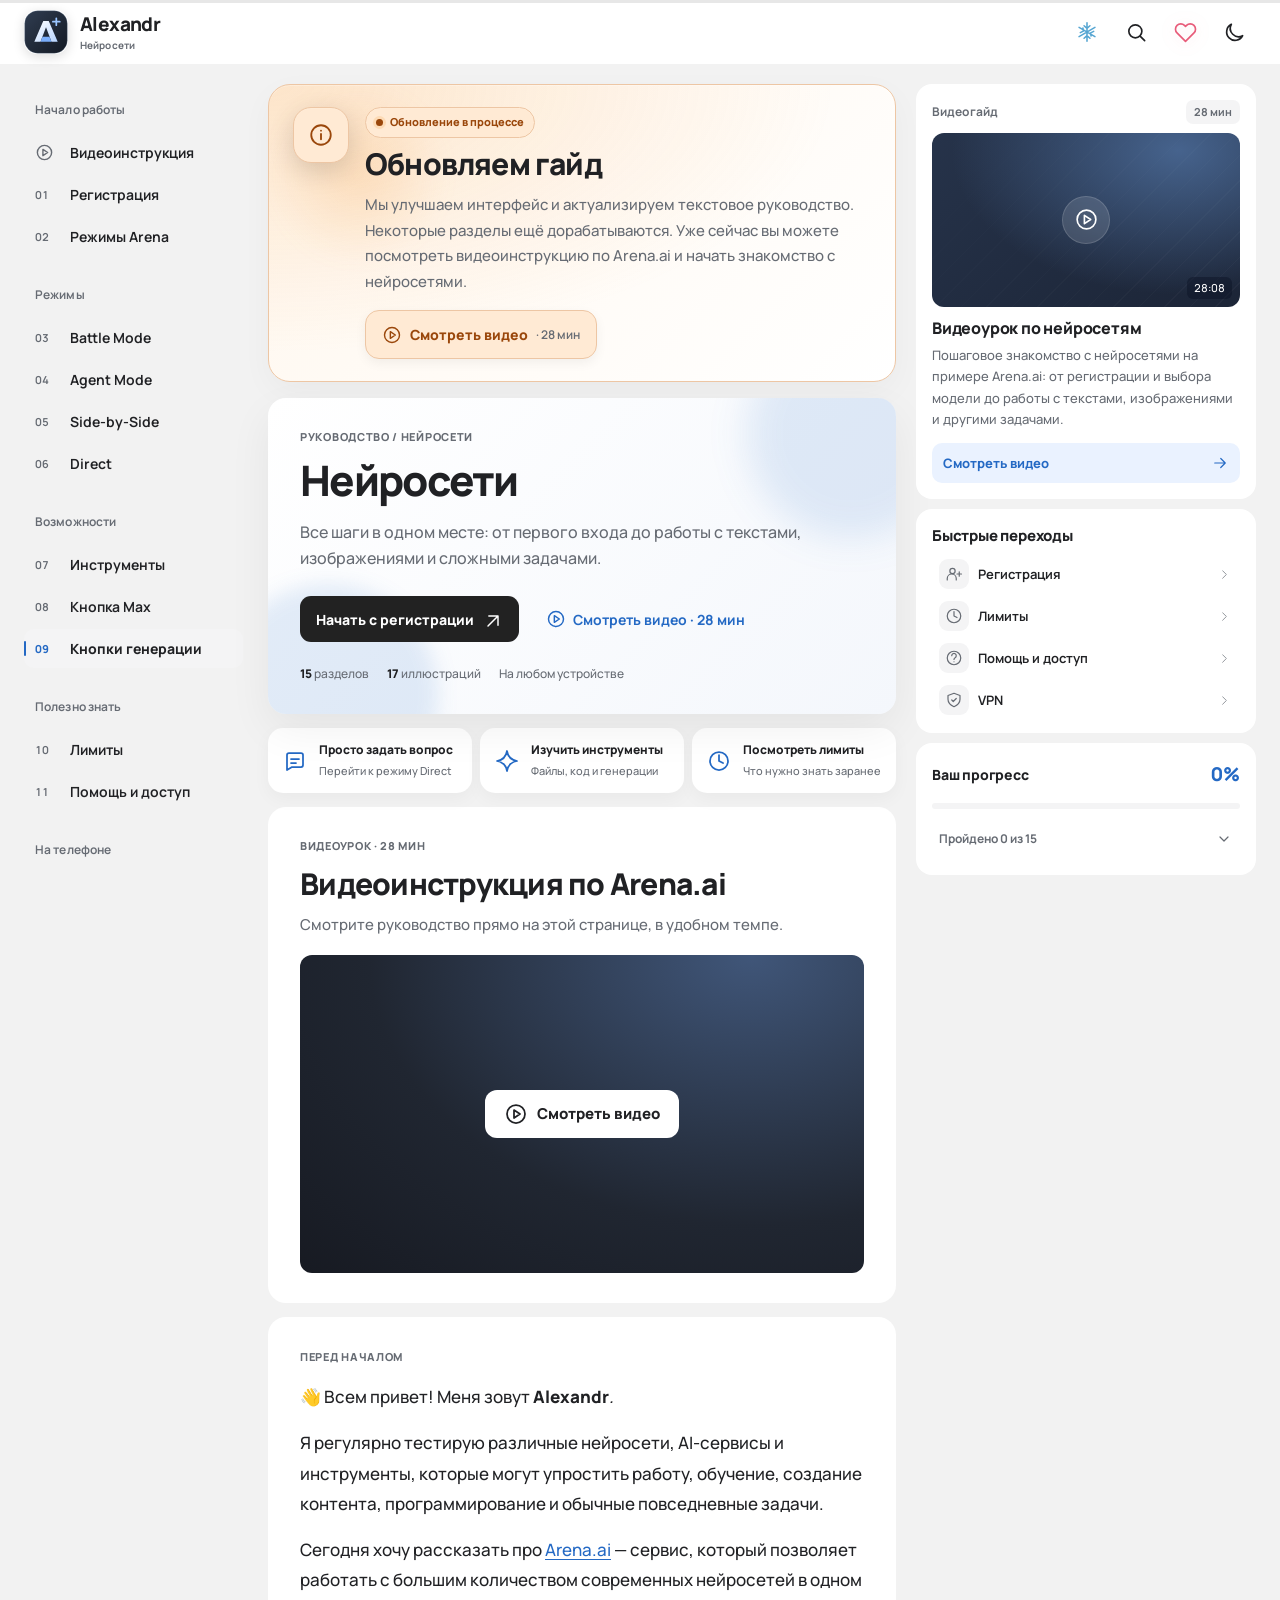
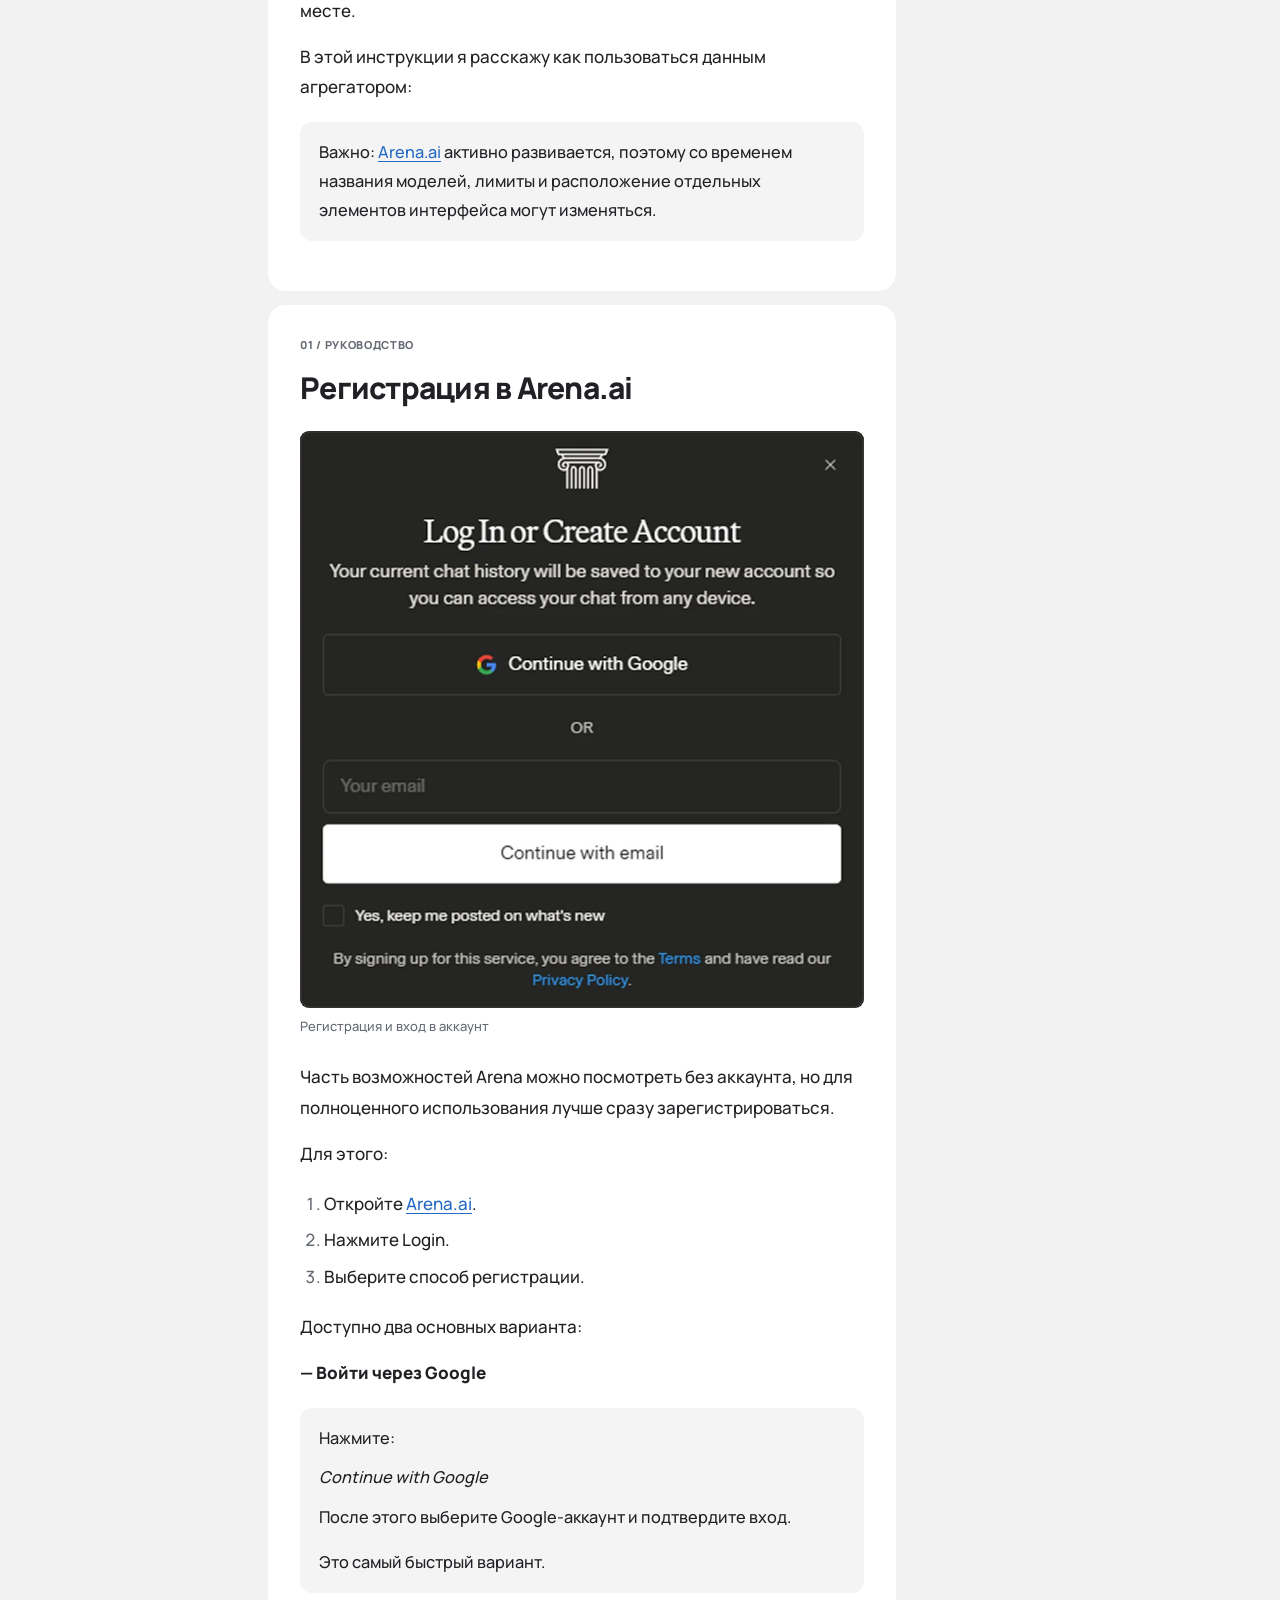
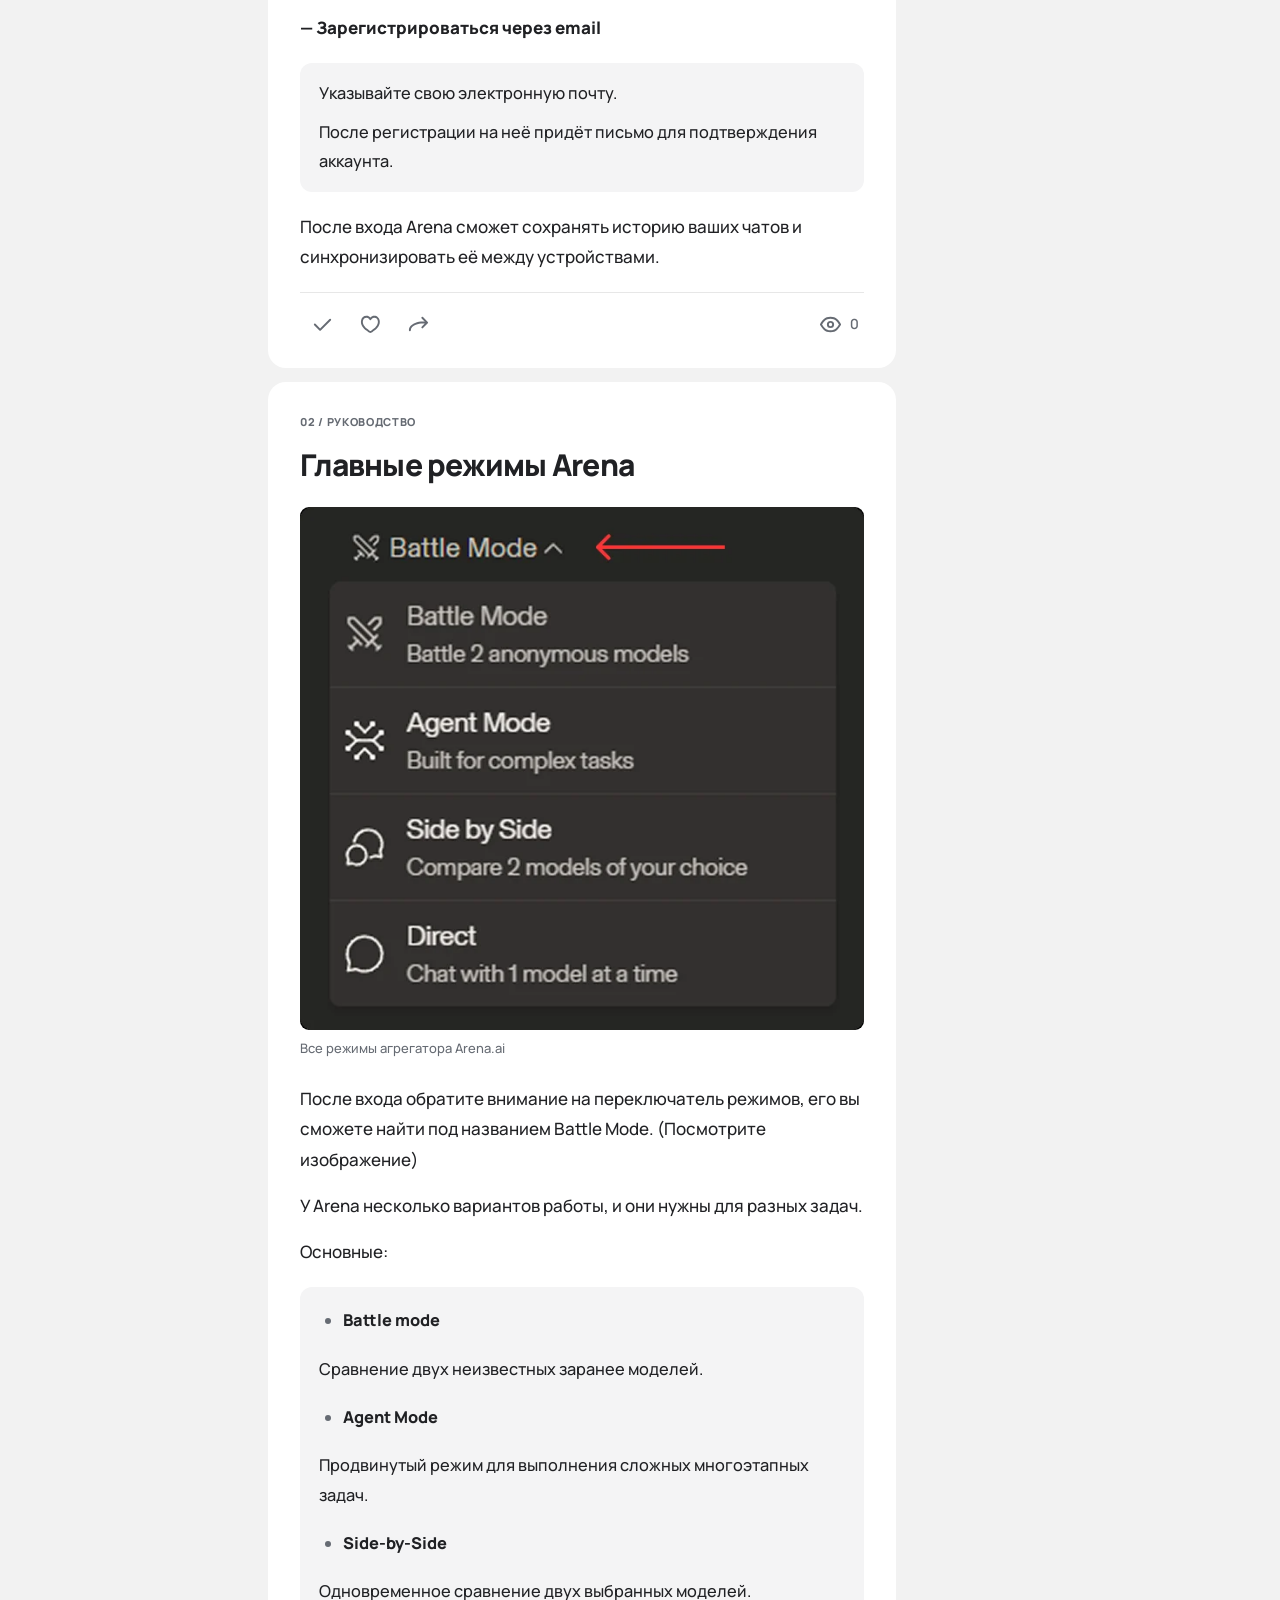
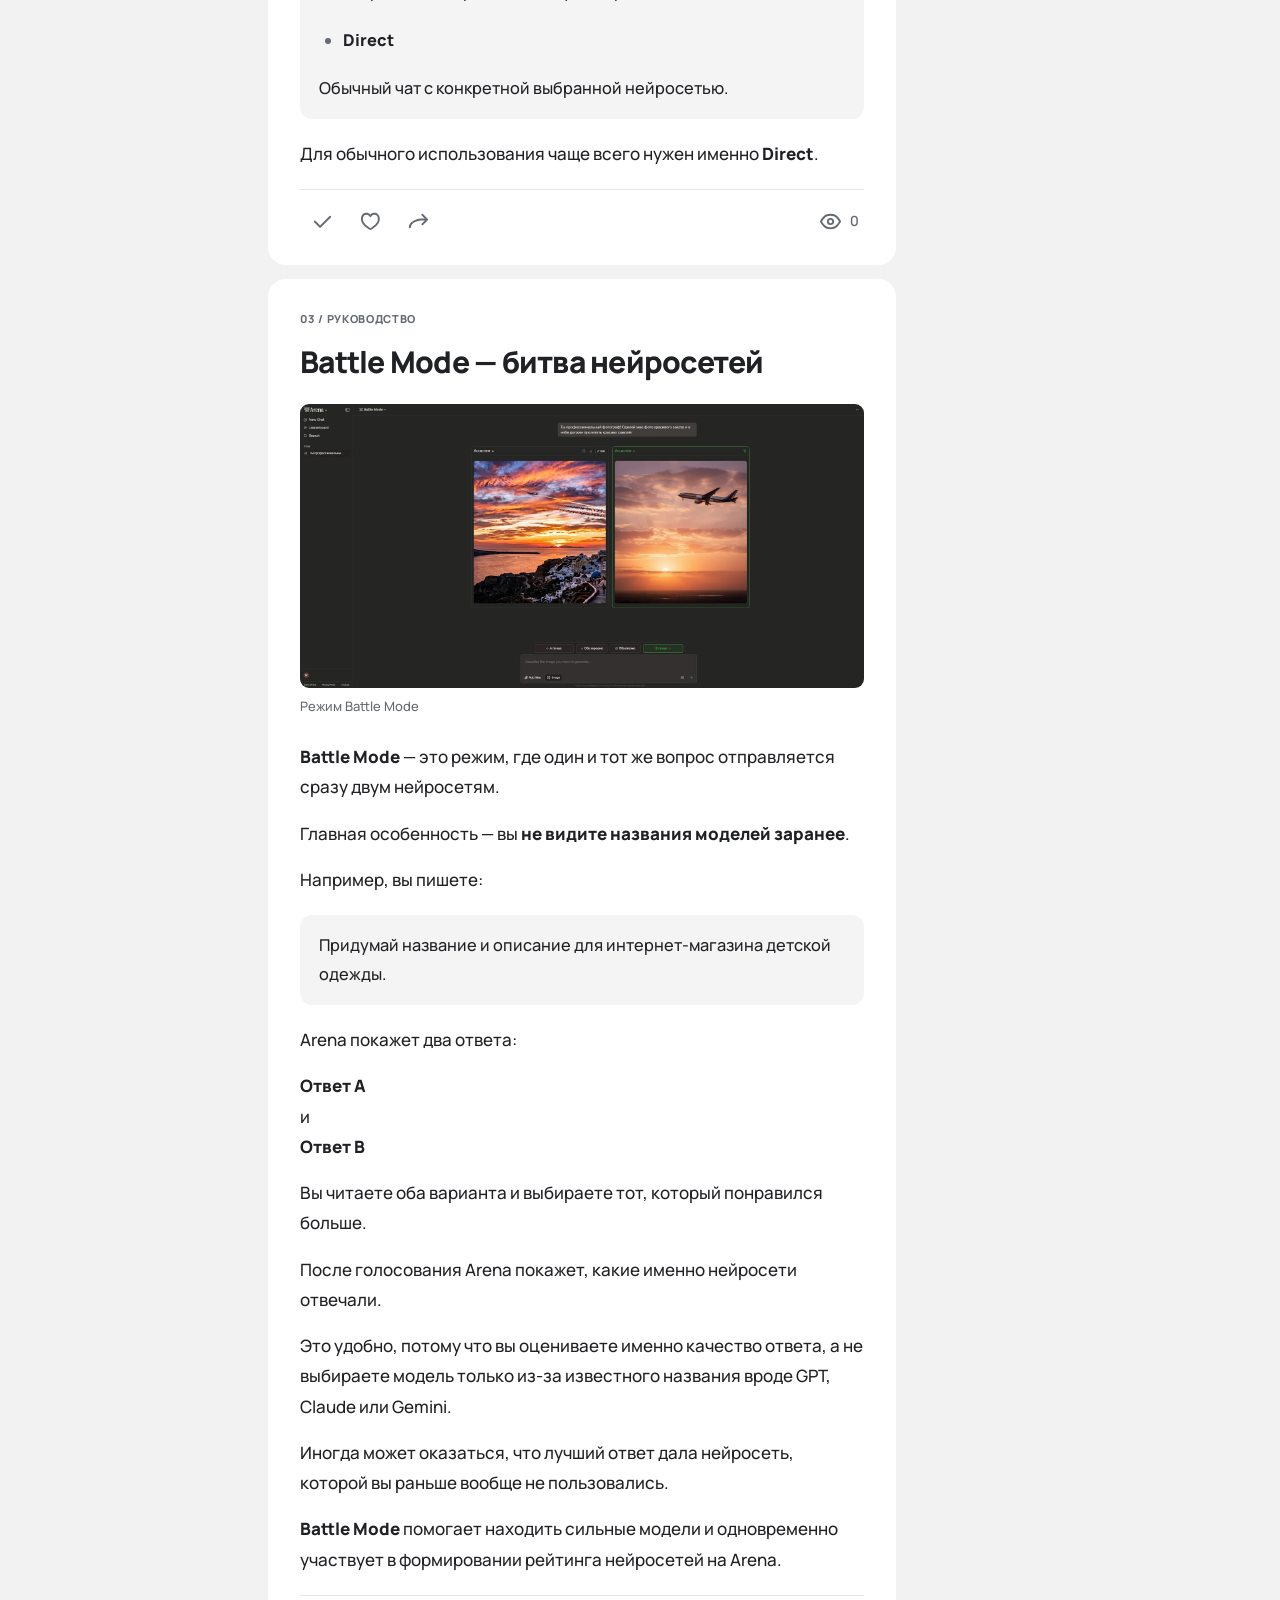
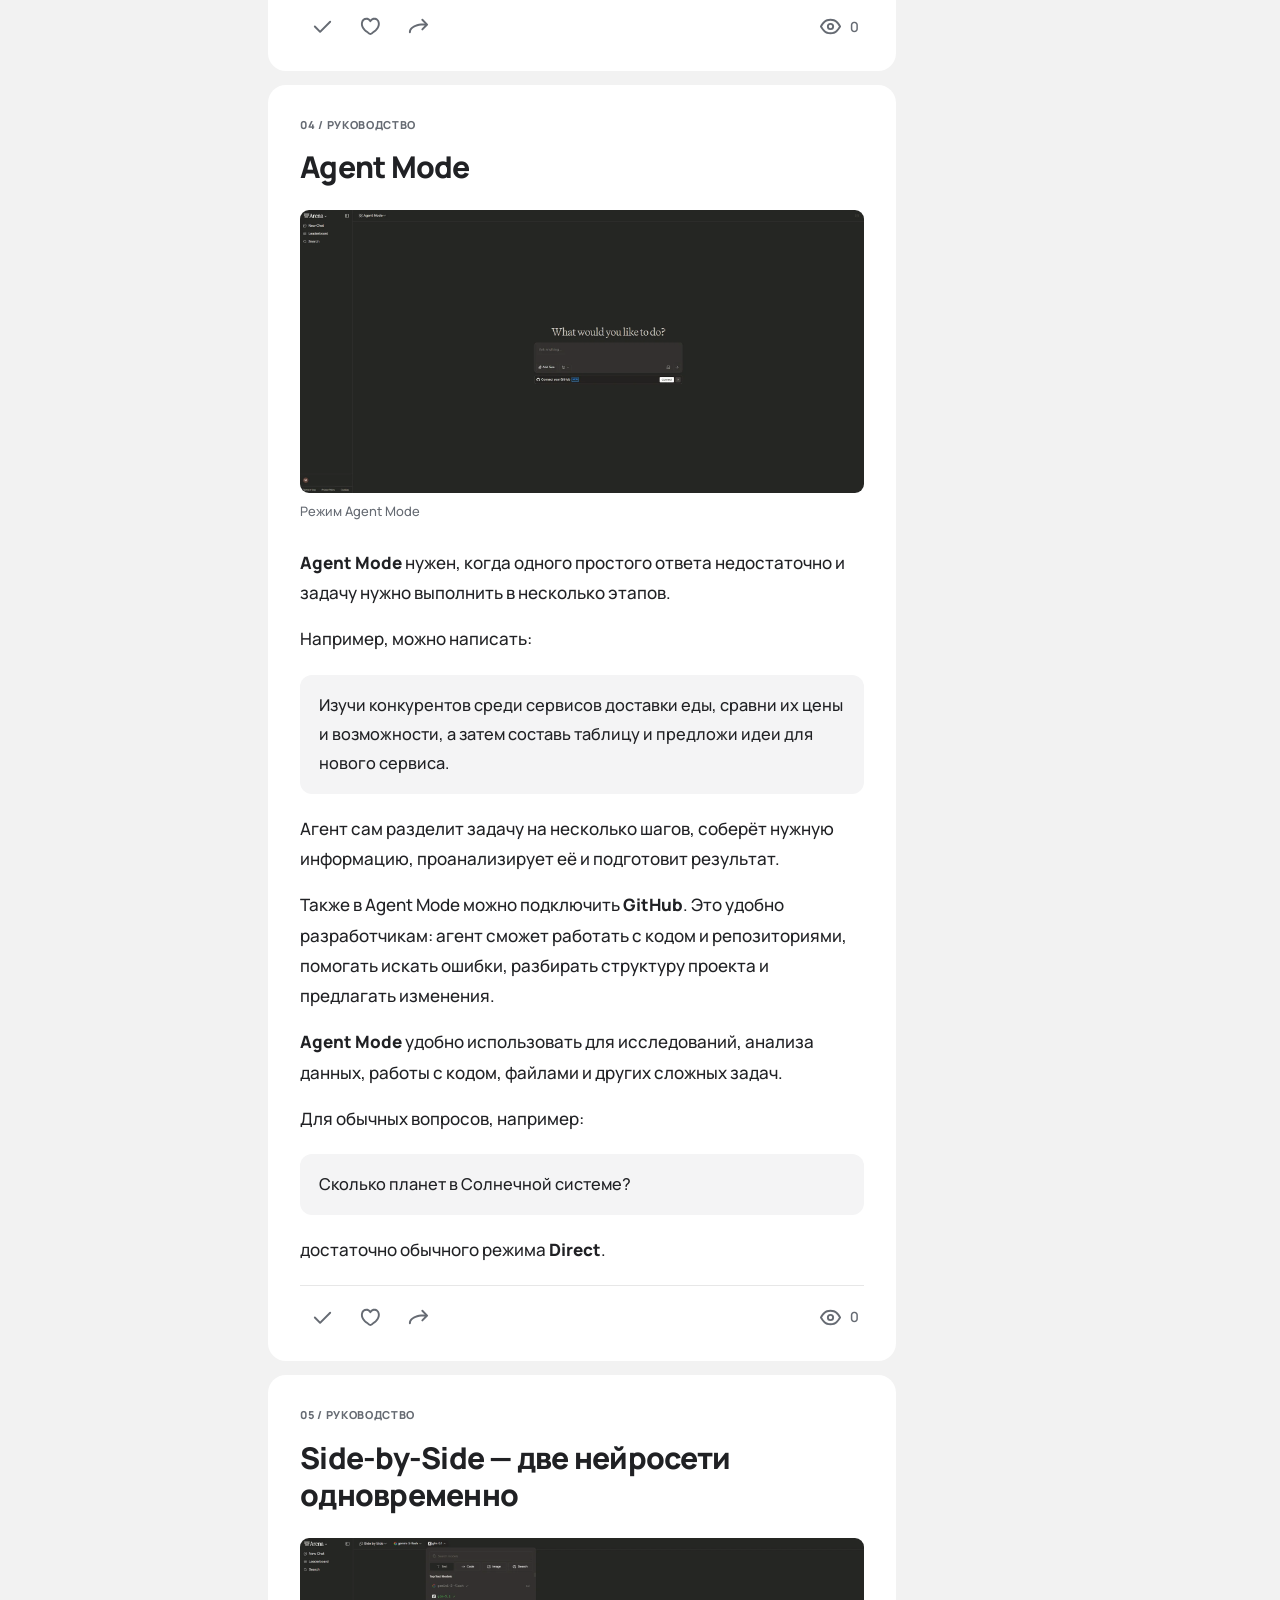
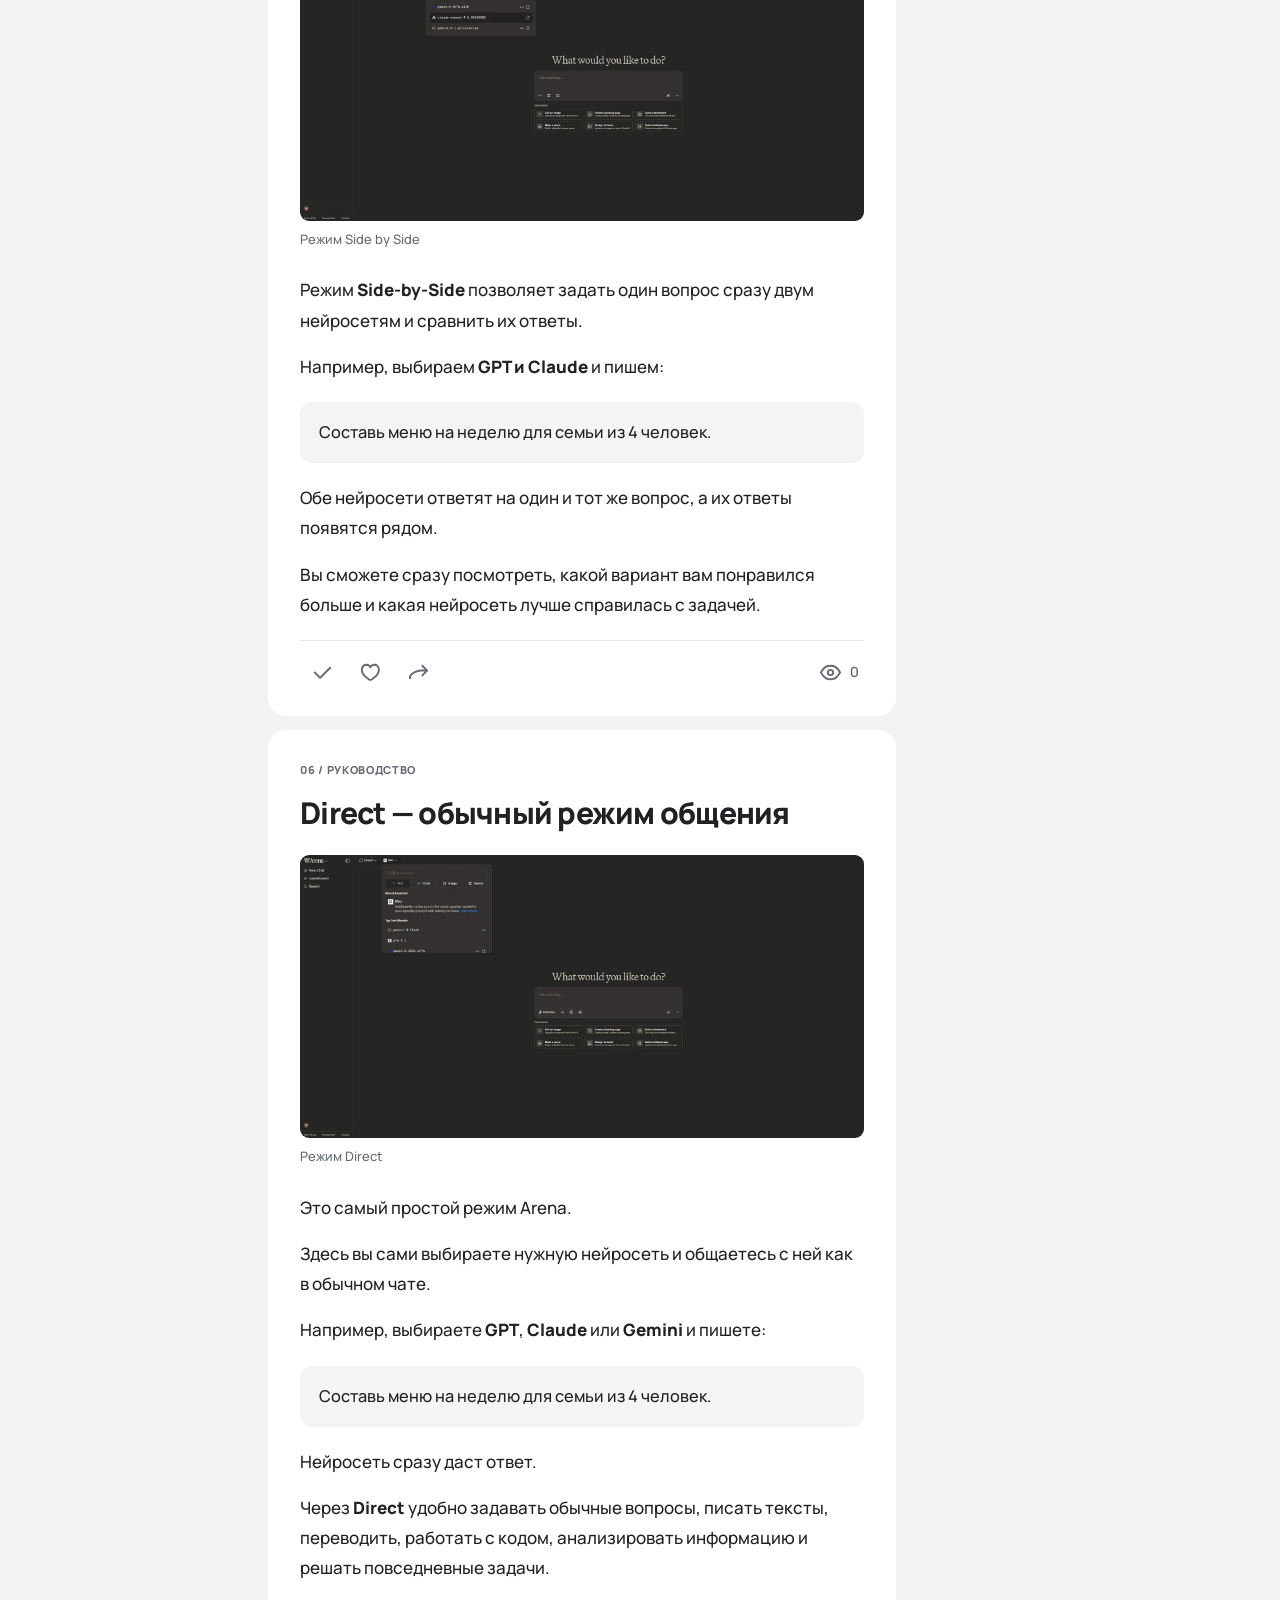
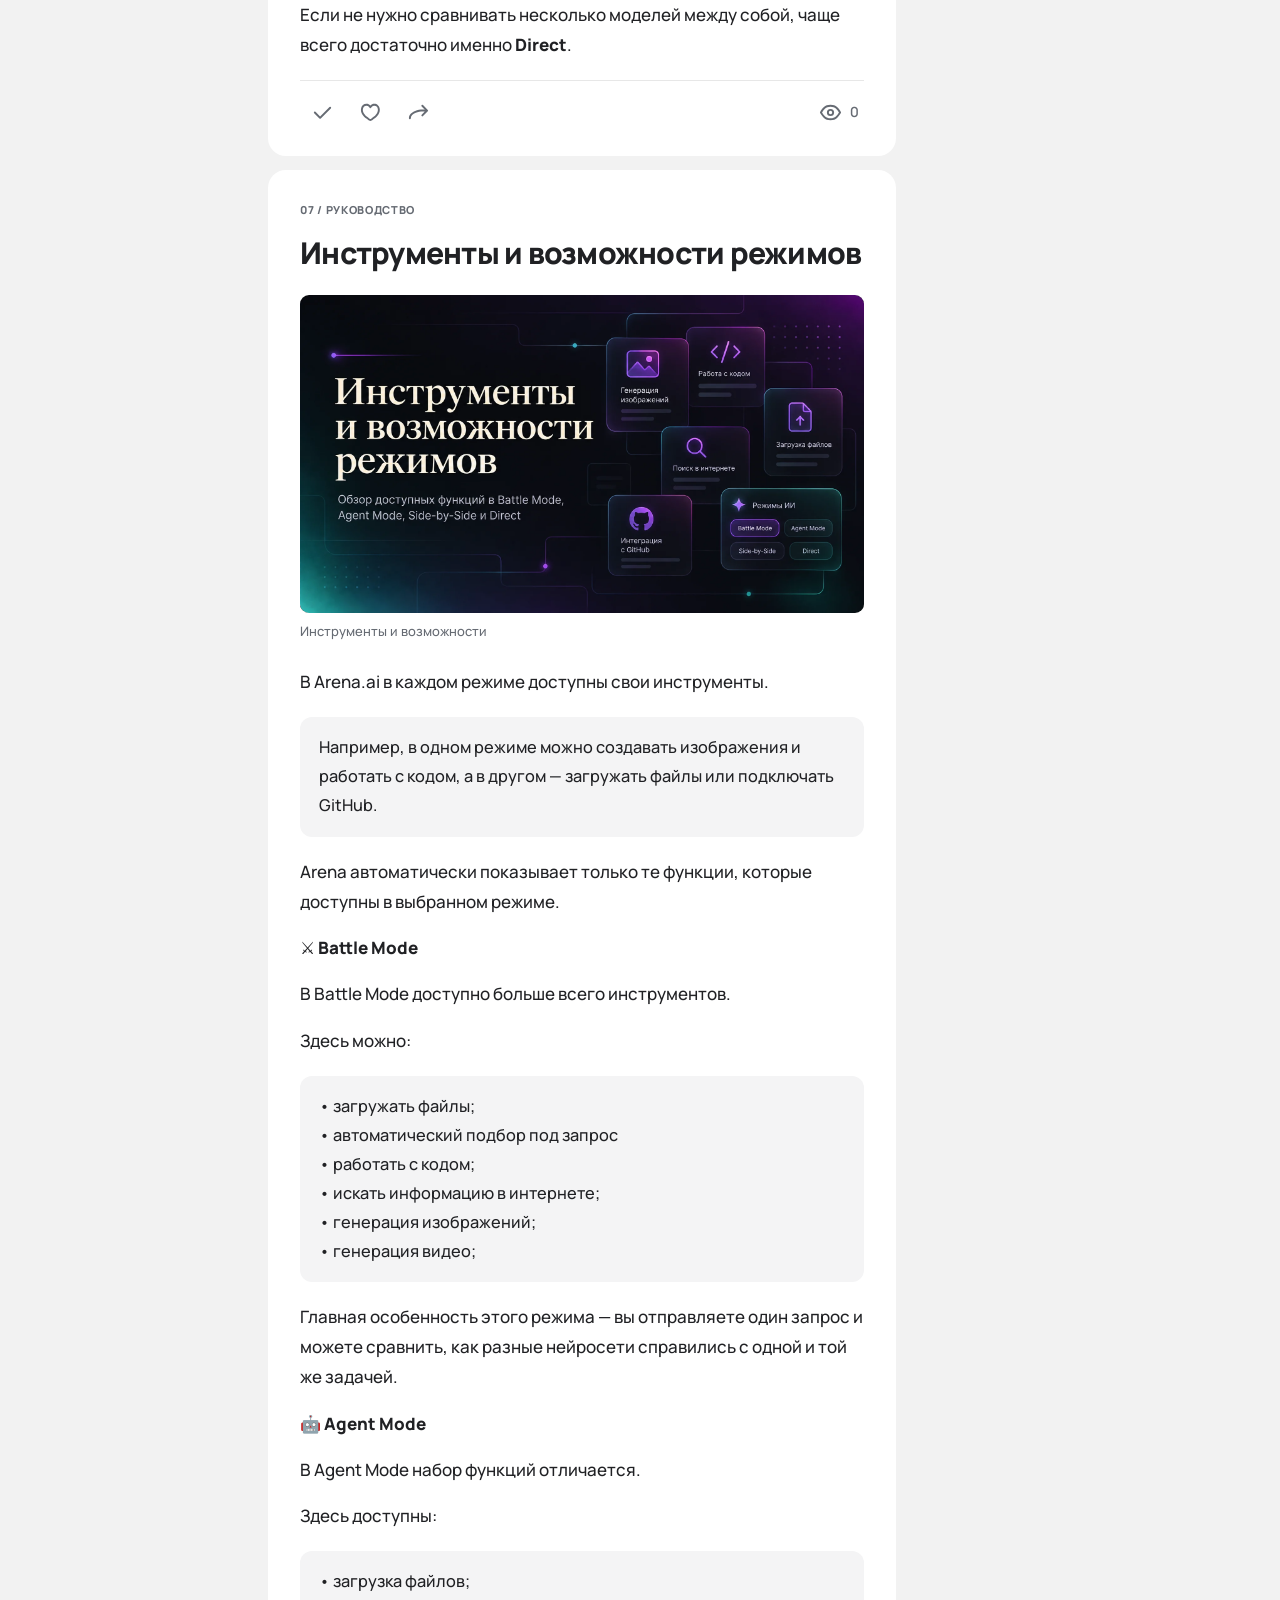
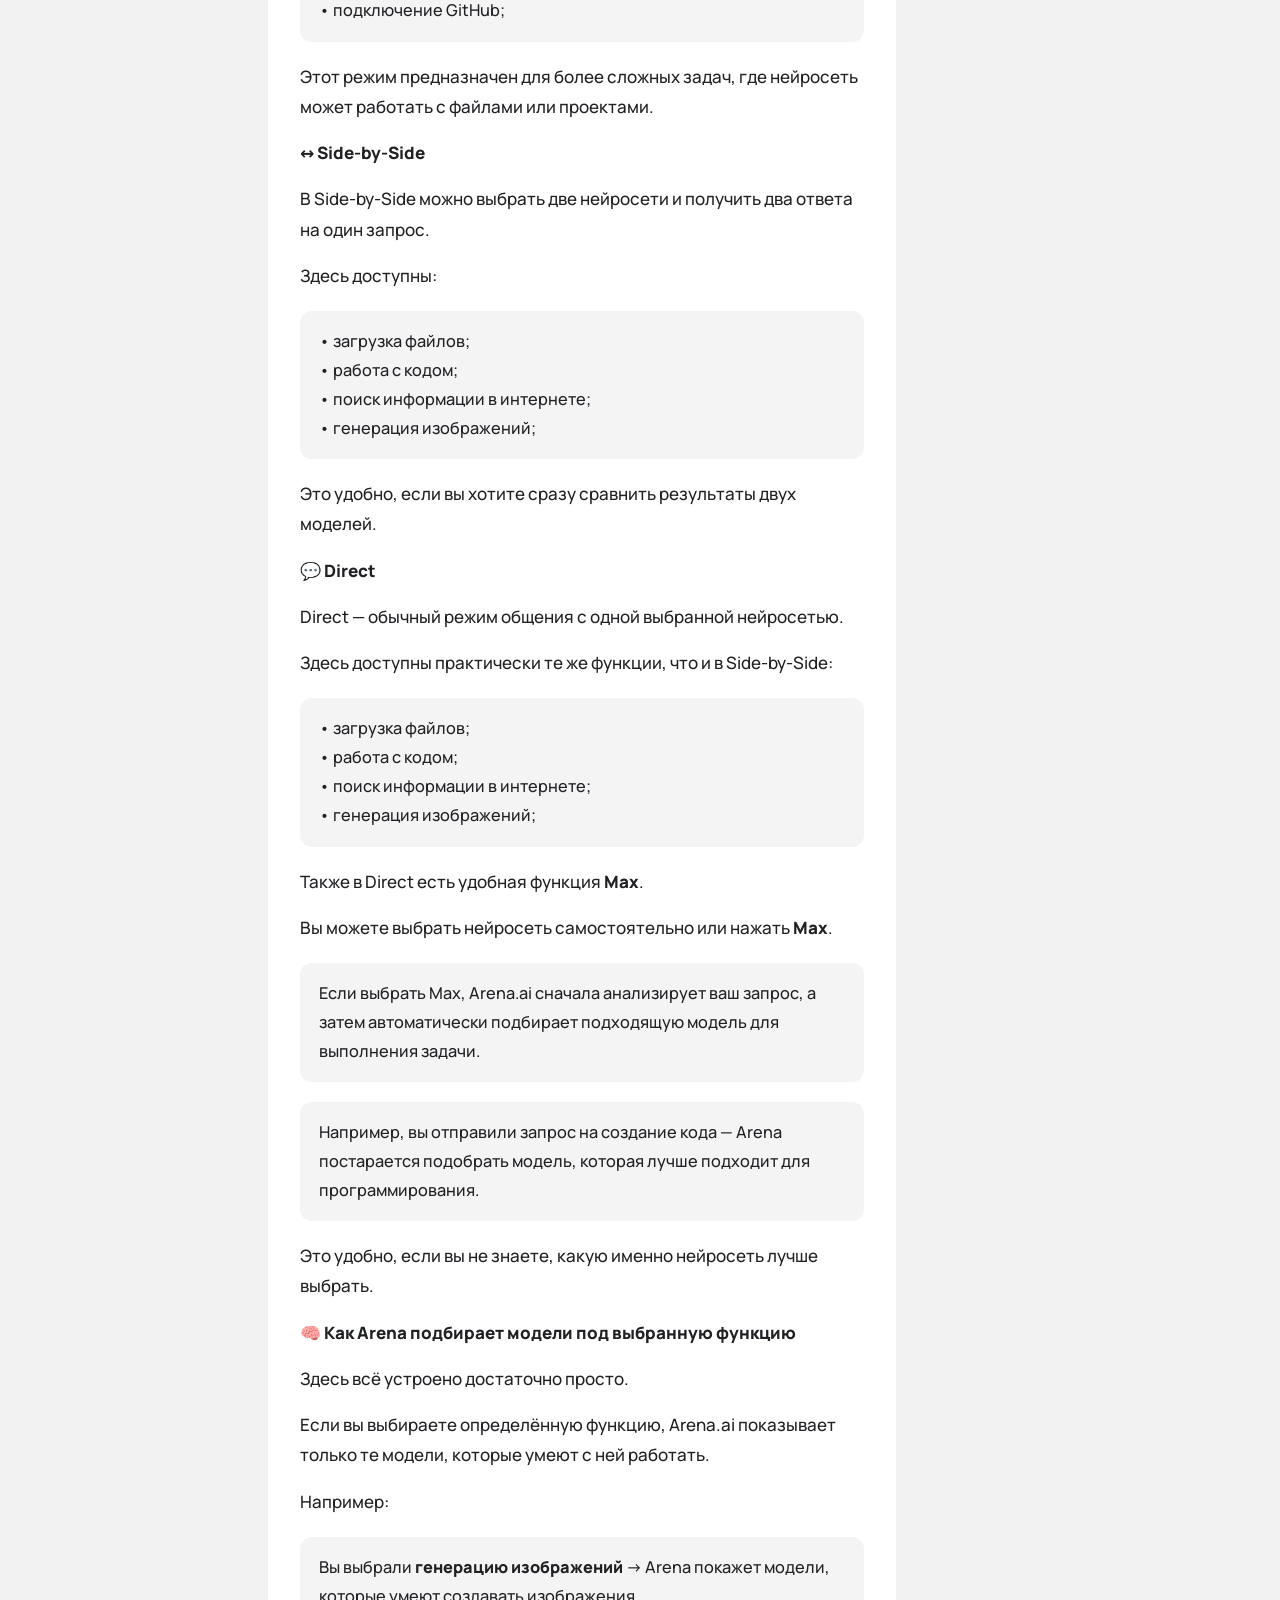
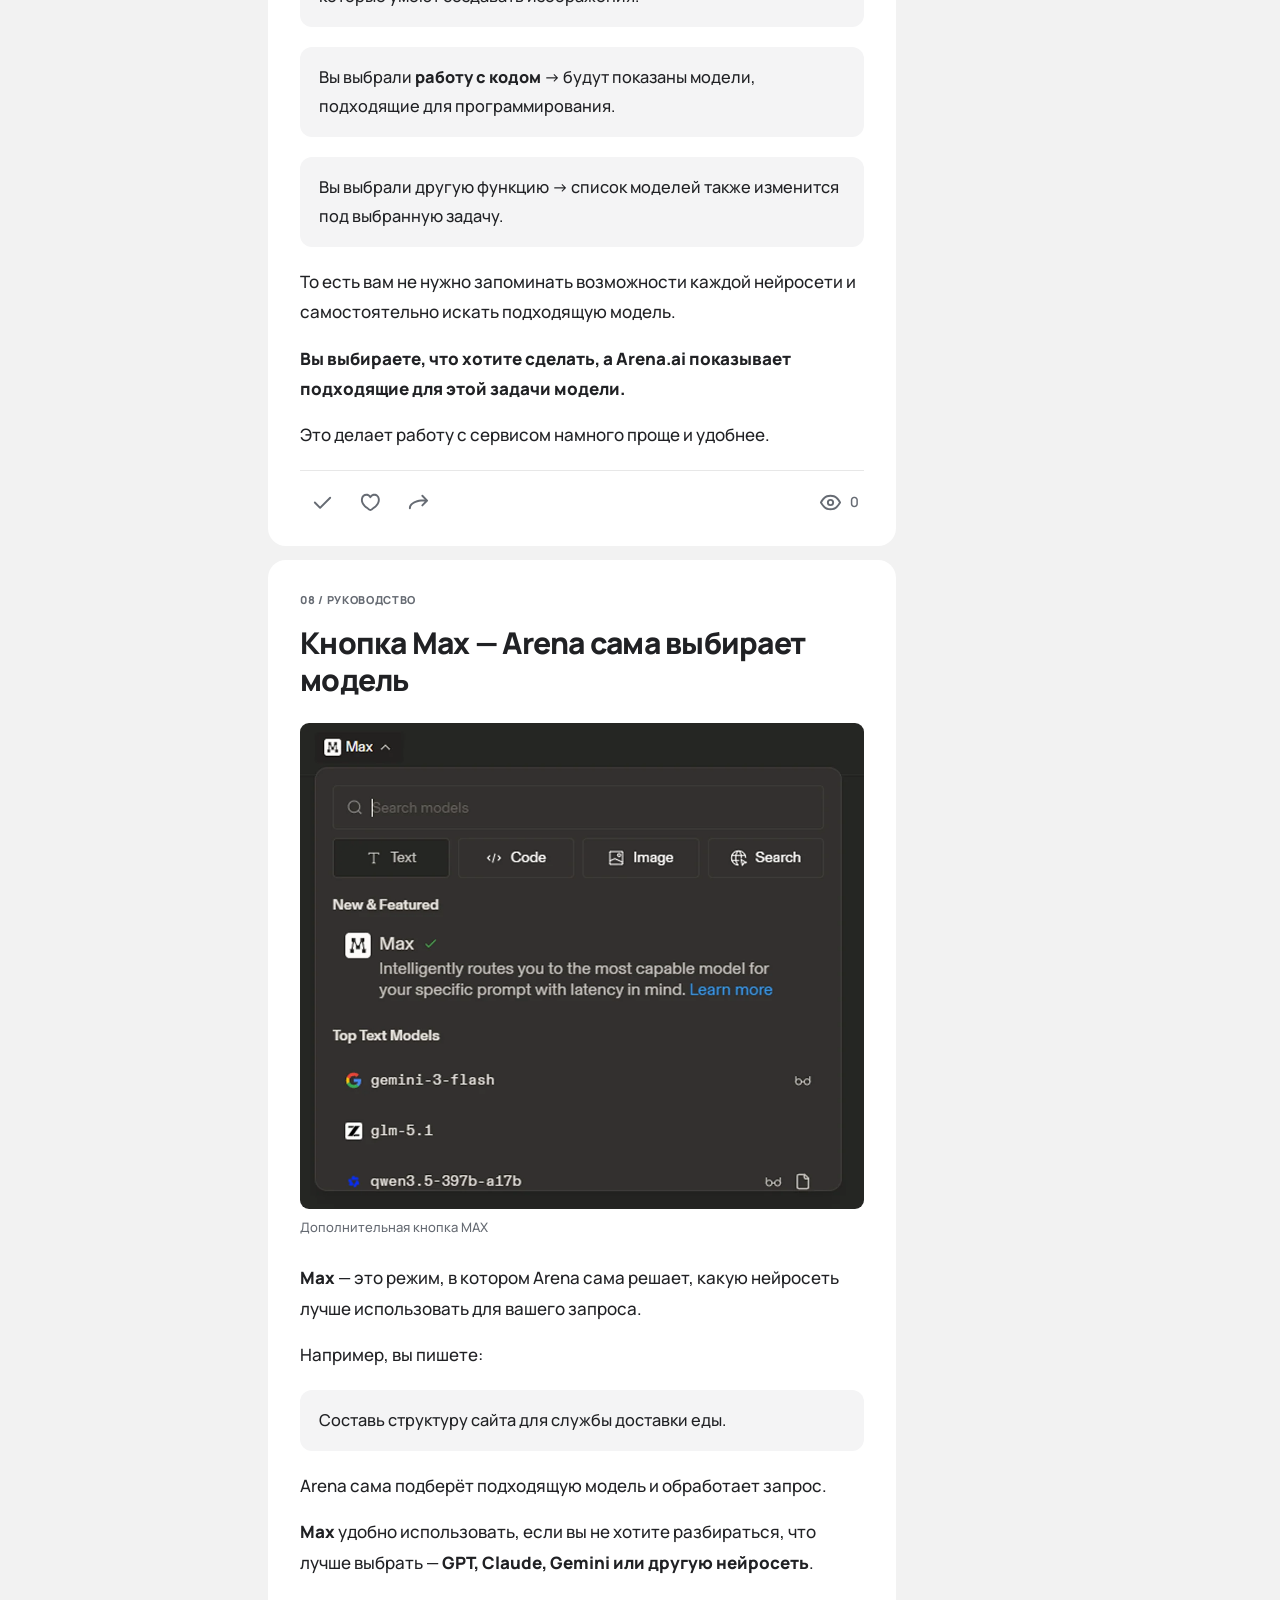
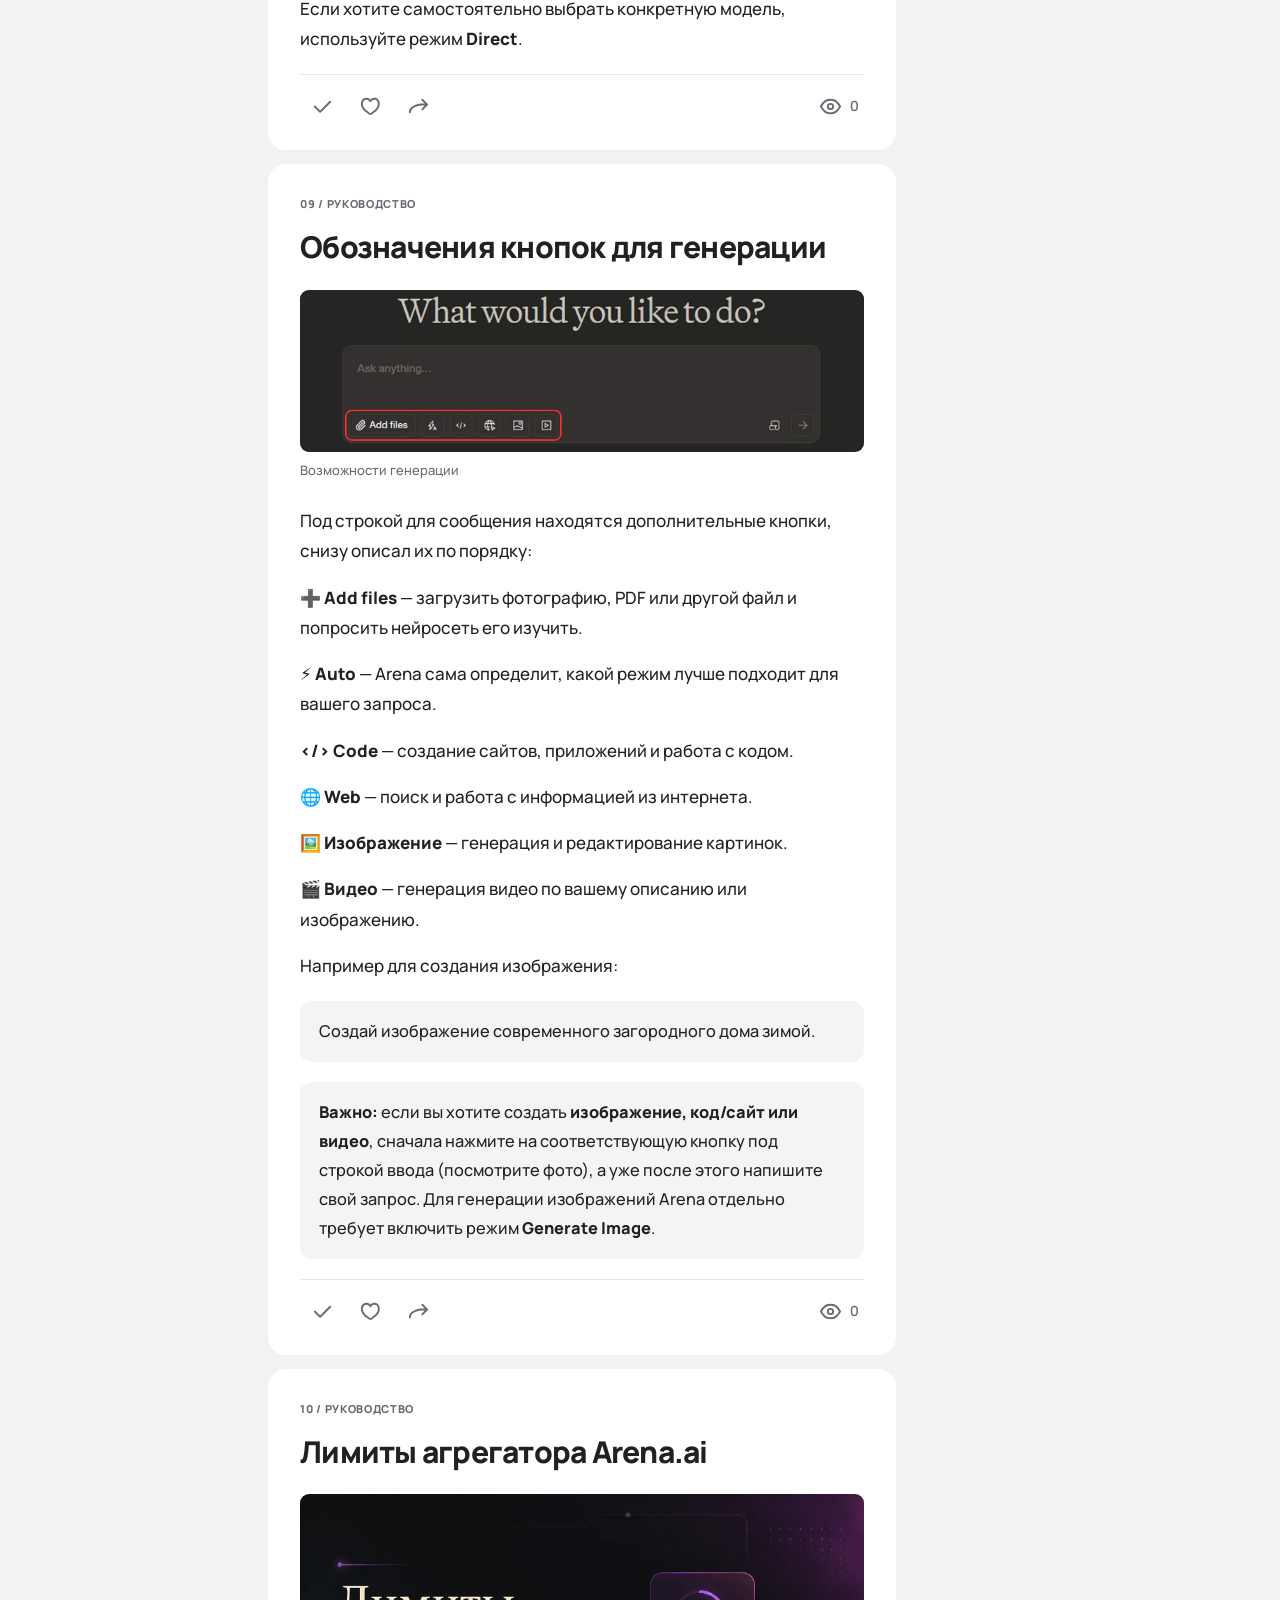
<file: index.html>
<!doctype html>

<html lang="ru">
	<head>
		<meta charset="utf-8" />
		<meta content="width=device-width,initial-scale=1" name="viewport" />
		<meta content="#ffffff" name="theme-color" />
		<meta content="Нейросети: интерактивное руководство от Alexandr, видеоинструкции, готовые промпты и ответы на вопросы." name="description" />
		<title>Нейросети — интерактивный гайд | Alexandr</title>
		<link href="assets/base.css?v=5.10.13" rel="stylesheet" />
		<link href="assets/interactive.css?v=5.10.13" rel="stylesheet" />
		<link href="assets/snow.css?v=1.0.0" rel="stylesheet" />
		<link href="assets/header-clean.css?v=5.10.15" rel="stylesheet" />
		<link href="https://fonts.googleapis.com" rel="preconnect" />
		<link crossorigin="" href="https://fonts.gstatic.com" rel="preconnect" />
		<link href="https://fonts.googleapis.com/css2?family=Manrope:wght@200..800&amp;display=swap" rel="stylesheet" />
		<link href="https://use.hugeicons.com/font/icons.css" id="hugeicons-css" rel="stylesheet" />
		<link href="manifest.webmanifest" rel="manifest" />
		<link href="assets/icon-192.png" rel="icon" />
		<link href="assets/icon-192.png" rel="apple-touch-icon" />
	</head>
	<body>
		<a class="skip" href="#guide">Перейти к инструкции</a>
		<div class="reading-progress" aria-hidden="true"><div class="progress" id="progress"></div></div>
		<header class="header">
			<div class="header-inner">
				<a class="brand" href="#guide"
					><span class="brand-symbol" aria-hidden="true"><img src="assets/brand.svg" width="44" height="44" alt="" /></span
					><span>Alexandr<span class="brand-sub">Нейросети</span></span></a
				>
				<div class="header-right">
					<button type="button" class="icon-button snow-toggle" id="snow-toggle" aria-label="Выключить снег" aria-pressed="true">
                        <svg viewBox="0 0 24 24" width="22" height="22" fill="none" stroke="currentColor" stroke-width="1.7" stroke-linecap="round" stroke-linejoin="round" aria-hidden="true"><path d="M12 2v20M3.34 7l17.32 10M3.34 17 20.66 7M8.8 5.2 12 8l3.2-2.8M8.8 18.8 12 16l3.2 2.8M4.7 12.7 8 11l-.4-3.4M19.3 11.3 16 13l.4 3.4"/></svg>
                    </button>
					<div class="reading-bar" id="reading-bar">
						<div class="search-panel" hidden="" id="search-panel">
							<label class="search-box"
								><span aria-hidden="true" class="ui-icon"
									><i class="hgi hgi-stroke hgi-search-01"></i
									><svg fill="none" stroke="currentColor" stroke-linecap="round" stroke-linejoin="round" stroke-width="1.75" viewbox="0 0 24 24">
										<circle cx="10.8" cy="10.8" r="6.8"></circle>
										<path d="m16 16 4.5 4.5"></path></svg></span
								><input aria-label="Поиск по инструкции" autocomplete="off" id="search" placeholder="Поиск по гайду и промптам…" spellcheck="false" type="search" /></label
							><button aria-label="Закрыть поиск" class="icon-button" id="search-close" title="Закрыть поиск" type="button">
								<span aria-hidden="true" class="ui-icon"
									><i class="hgi hgi-stroke hgi-cancel-01"></i
									><svg fill="none" stroke="currentColor" stroke-linecap="round" stroke-linejoin="round" stroke-width="1.75" viewbox="0 0 24 24">
										<path d="m6 6 12 12M18 6 6 18"></path></svg
								></span>
							</button>
							<div class="search-pop" hidden="" id="search-pop">
								<div aria-live="polite" id="search-status" role="status"></div>
								<div class="search-results" hidden="" id="search-results"></div>
								<div class="search-hint">↑ ↓ Навигация · Enter Открыть · Esc Закрыть</div>
							</div>
						</div>
						<button
							aria-controls="search-panel"
							aria-expanded="false"
							aria-label="Поиск по инструкции"
							class="icon-button"
							id="search-toggle"
							type="button"
						>
							<span aria-hidden="true" class="ui-icon"
								><i class="hgi hgi-stroke hgi-search-01"></i
								><svg fill="none" stroke="currentColor" stroke-linecap="round" stroke-linejoin="round" stroke-width="1.75" viewbox="0 0 24 24">
									<circle cx="10.8" cy="10.8" r="6.8"></circle>
									<path d="m16 16 4.5 4.5"></path></svg
							></span>
						</button>
					</div>
					<button
						aria-label="Избранное"
						aria-haspopup="dialog"
						aria-controls="favorites-dialog"
						aria-expanded="false"
						class="icon-button favorites-toggle"
						id="saved-toggle"
						title="Избранное"
						type="button"
					>
						<span aria-hidden="true" class="ui-icon"
							><i class="hgi hgi-stroke hgi-favourite"></i
							><svg fill="none" stroke="currentColor" stroke-linecap="round" stroke-linejoin="round" stroke-width="1.75" viewBox="0 0 24 24">
								<path d="M20.84 4.61a5.5 5.5 0 0 0-7.78 0L12 5.67l-1.06-1.06a5.5 5.5 0 0 0-7.78 7.78L12 21.23l8.84-8.84a5.5 5.5 0 0 0 0-7.78Z" /></svg></span
						><span id="saved-count" class="favorites-count" hidden>0</span></button
					><button aria-label="Сменить тему" class="icon-button" id="theme" type="button">
						<span class="theme-moon"
							><span aria-hidden="true" class="ui-icon"
								><i class="hgi hgi-stroke hgi-moon-02"></i
								><svg fill="none" stroke="currentColor" stroke-linecap="round" stroke-linejoin="round" stroke-width="1.75" viewbox="0 0 24 24">
									<path d="M20.5 15.3A8.7 8.7 0 0 1 8.7 3.5 8.8 8.8 0 1 0 20.5 15.3Z"></path></svg></span></span
						><span class="theme-sun"
							><span aria-hidden="true" class="ui-icon"
								><i class="hgi hgi-stroke hgi-sun-03"></i
								><svg fill="none" stroke="currentColor" stroke-linecap="round" stroke-linejoin="round" stroke-width="1.75" viewbox="0 0 24 24">
									<circle cx="12" cy="12" r="4"></circle>
									<path d="M12 2v2m0 16v2M2 12h2m16 0h2M5 5l1.5 1.5m11 11L19 19M5 19l1.5-1.5m11-11L19 5"></path></svg></span
						></span></button
					>
				</div>
			</div>
		</header>
		<div class="shell">
			<aside class="sidebar" id="sidebar">
				<div class="drawer-header">
					<span class="drawer-title">Меню</span
					><button aria-label="Закрыть содержание" class="icon-button menu-close" id="menu-close">
						<span aria-hidden="true" class="ui-icon"
							><i class="hgi hgi-stroke hgi-cancel-01"></i
							><svg fill="none" stroke="currentColor" stroke-linecap="round" stroke-linejoin="round" stroke-width="1.75" viewbox="0 0 24 24">
								<path d="m6 6 12 12M18 6 6 18"></path></svg
						></span>
					</button>
				</div>

				<nav aria-label="Разделы инструкции">
					<div class="nav-section" data-nav-group="start">
						<div class="nav-group-heading">
							<button class="nav-group-toggle" type="button" aria-expanded="true" aria-controls="nav-start">
								<span>Начало работы</span
								><span class="ui-icon nav-chevron" aria-hidden="true"
									><i class="hgi hgi-stroke hgi-arrow-down-01"></i
									><svg viewBox="0 0 24 24" fill="none" stroke="currentColor" stroke-width="1.8" stroke-linecap="round" stroke-linejoin="round"><path d="m6 9 6 6 6-6" /></svg
								></span></button
							><span class="nav-group-static">Начало работы</span>
						</div>
						<div class="nav-items" id="nav-start">
							<a href="#video-guide"
								><span
									><span aria-hidden="true" class="ui-icon"
										><i class="hgi hgi-stroke hgi-play-circle"></i
										><svg fill="none" stroke="currentColor" stroke-linecap="round" stroke-linejoin="round" stroke-width="1.75" viewbox="0 0 24 24">
											<circle cx="12" cy="12" r="9"></circle>
											<path d="m10 8 6 4-6 4Z"></path></svg></span></span
								>Видеоинструкция</a
							>
							<a href="#chapter-1"><span>01</span>Регистрация</a><a href="#chapter-2"><span>02</span>Режимы Arena</a>
						</div>
					</div>
					<div class="nav-section" data-nav-group="modes">
						<div class="nav-group-heading">
							<button class="nav-group-toggle" type="button" aria-expanded="true" aria-controls="nav-modes">
								<span>Режимы</span
								><span class="ui-icon nav-chevron" aria-hidden="true"
									><i class="hgi hgi-stroke hgi-arrow-down-01"></i
									><svg viewBox="0 0 24 24" fill="none" stroke="currentColor" stroke-width="1.8" stroke-linecap="round" stroke-linejoin="round"><path d="m6 9 6 6 6-6" /></svg
								></span></button
							><span class="nav-group-static">Режимы</span>
						</div>
						<div class="nav-items" id="nav-modes">
							<a href="#chapter-3"><span>03</span>Battle Mode</a><a href="#chapter-4"><span>04</span>Agent Mode</a><a href="#chapter-5"><span>05</span>Side-by-Side</a
							><a href="#chapter-6"><span>06</span>Direct</a>
						</div>
					</div>
					<div class="nav-section" data-nav-group="tools">
						<div class="nav-group-heading">
							<button class="nav-group-toggle" type="button" aria-expanded="true" aria-controls="nav-tools">
								<span>Возможности</span
								><span class="ui-icon nav-chevron" aria-hidden="true"
									><i class="hgi hgi-stroke hgi-arrow-down-01"></i
									><svg viewBox="0 0 24 24" fill="none" stroke="currentColor" stroke-width="1.8" stroke-linecap="round" stroke-linejoin="round"><path d="m6 9 6 6 6-6" /></svg
								></span></button
							><span class="nav-group-static">Возможности</span>
						</div>
						<div class="nav-items" id="nav-tools">
							<a href="#chapter-7"><span>07</span>Инструменты</a><a href="#chapter-8"><span>08</span>Кнопка Max</a><a href="#chapter-9"><span>09</span>Кнопки генерации</a>
						</div>
					</div>
					<div class="nav-section" data-nav-group="essentials">
						<div class="nav-group-heading">
							<button class="nav-group-toggle" type="button" aria-expanded="true" aria-controls="nav-essentials">
								<span>Полезно знать</span
								><span class="ui-icon nav-chevron" aria-hidden="true"
									><i class="hgi hgi-stroke hgi-arrow-down-01"></i
									><svg viewBox="0 0 24 24" fill="none" stroke="currentColor" stroke-width="1.8" stroke-linecap="round" stroke-linejoin="round"><path d="m6 9 6 6 6-6" /></svg
								></span></button
							><span class="nav-group-static">Полезно знать</span>
						</div>
						<div class="nav-items" id="nav-essentials">
							<a href="#chapter-10"><span>10</span>Лимиты</a><a href="#chapter-11"><span>11</span>Помощь и доступ</a>
						</div>
					</div>
					<div class="nav-section" data-nav-group="mobile">
						<div class="nav-group-heading">
							<button class="nav-group-toggle" type="button" aria-expanded="true" aria-controls="nav-mobile">
								<span>На телефоне</span
								><span class="ui-icon nav-chevron" aria-hidden="true"
									><i class="hgi hgi-stroke hgi-arrow-down-01"></i
									><svg viewBox="0 0 24 24" fill="none" stroke="currentColor" stroke-width="1.8" stroke-linecap="round" stroke-linejoin="round"><path d="m6 9 6 6 6-6" /></svg
								></span></button
							><span class="nav-group-static">На телефоне</span>
						</div>
						<div class="nav-items" id="nav-mobile">
							<a href="#chapter-12"><span>12</span>На iPhone</a><a href="#chapter-13"><span>13</span>На Android</a>
						</div>
					</div>
					<div class="nav-section" data-nav-group="extra">
						<div class="nav-group-heading">
							<button class="nav-group-toggle" type="button" aria-expanded="true" aria-controls="nav-extra">
								<span>Дополнительно</span
								><span class="ui-icon nav-chevron" aria-hidden="true"
									><i class="hgi hgi-stroke hgi-arrow-down-01"></i
									><svg viewBox="0 0 24 24" fill="none" stroke="currentColor" stroke-width="1.8" stroke-linecap="round" stroke-linejoin="round"><path d="m6 9 6 6 6-6" /></svg
								></span></button
							><span class="nav-group-static">Дополнительно</span>
						</div>
						<div class="nav-items" id="nav-extra">
							<a href="#chapter-14"><span>14</span>VPN</a><a href="#chapter-15"><span>15</span>Обновления</a>
						</div>
					</div>
					<div class="nav-section" data-nav-group="guide">
						<div class="nav-group-heading">
							<button class="nav-group-toggle" type="button" aria-expanded="true" aria-controls="nav-guide">
								<span>Мой гайд</span
								><span class="ui-icon nav-chevron" aria-hidden="true"
									><i class="hgi hgi-stroke hgi-arrow-down-01"></i
									><svg viewBox="0 0 24 24" fill="none" stroke="currentColor" stroke-width="1.8" stroke-linecap="round" stroke-linejoin="round"><path d="m6 9 6 6 6-6" /></svg
								></span></button
							><span class="nav-group-static">Мой гайд</span>
						</div>
						<div class="nav-items" id="nav-guide">
							<a href="#prompts"
								><span class="nav-icon-slot" aria-hidden="true"
									><span class="ui-icon nav-feature-icon"
										><i class="hgi hgi-stroke hgi-ai-idea"></i
										><svg xmlns="http://www.w3.org/2000/svg" viewBox="0 0 24 24" fill="none" stroke="currentColor" stroke-width="1.45" stroke-linecap="round" stroke-linejoin="round">
											<path d="M10 3.5 12.1 9.9 18.5 12 12.1 14.1 10 20.5 7.9 14.1 1.5 12 7.9 9.9 10 3.5Z" />
											<path d="M19 2v6m-3-3h6m-2 12v4m-2-2h4" /></svg></span></span
								>Промпты</a
							><a href="#faq"
								><span class="nav-icon-slot" aria-hidden="true"
									><span class="ui-icon nav-feature-icon"
										><i class="hgi hgi-stroke hgi-help-circle"></i
										><svg xmlns="http://www.w3.org/2000/svg" viewBox="0 0 24 24" fill="none" stroke="currentColor" stroke-width="1.45" stroke-linecap="round" stroke-linejoin="round">
											<circle cx="12" cy="12" r="9.5" />
											<path d="M9.2 9a2.8 2.8 0 1 1 4.5 2.3c-1.2.8-1.7 1.4-1.7 2.7" />
											<path d="M12 17.1h.01" stroke-width="1.8" /></svg></span></span
								>Частые вопросы</a
							>
						</div>
					</div>
				</nav>
				<div class="sidebar-bottom">
					<img alt="Фото автора Alexandr" class="author-avatar" decoding="async" height="36" src="assets/author-alexandr.jpg" width="36" />
					<div>Автор Alexandr<small>Понятно. Пошагово. С примерами.</small></div>
				</div>
			</aside>
			<main id="guide">
				<section class="guide-notice" id="guide-notice" aria-label="Информация об обновлении руководства">
					<div class="guide-notice-icon">
						<span class="ui-icon" aria-hidden="true"
							><i class="hgi hgi-stroke hgi-information-circle"></i
							><svg viewBox="0 0 24 24" fill="none" stroke="currentColor" stroke-width="1.7" stroke-linecap="round" stroke-linejoin="round">
								<circle cx="12" cy="12" r="9" />
								<path d="M12 11v5m0-8h.01" /></svg
						></span>
					</div>
					<div class="guide-notice-content">
						<span class="guide-notice-status"><span class="notice-dot" aria-hidden="true"></span> Обновление в процессе</span>
						<h2>Обновляем гайд</h2>
						<p>
							Мы улучшаем интерфейс и актуализируем текстовое руководство. Некоторые разделы ещё дорабатываются. Уже сейчас вы можете посмотреть видеоинструкцию по Arena.ai и начать
							знакомство с нейросетями.
						</p>
						<a class="notice-link" href="#video-guide"
							><span class="ui-icon" aria-hidden="true"
								><i class="hgi hgi-stroke hgi-play-circle"></i
								><svg viewBox="0 0 24 24" fill="none" stroke="currentColor" stroke-width="1.7" stroke-linecap="round" stroke-linejoin="round">
									<circle cx="12" cy="12" r="9" />
									<path d="m10 8 6 4-6 4Z" /></svg
							></span>
							Смотреть видео <span class="notice-duration">· 28 мин</span></a
						>
					</div>
				</section>
				<section class="hero">
					<div class="hero-text">
						<div class="eyebrow">РУКОВОДСТВО / НЕЙРОСЕТИ</div>
						<h1>Нейросети</h1>
						<p>Все шаги в одном месте: от первого входа до работы с текстами, изображениями и сложными задачами.</p>
						<div class="hero-actions">
							<a class="button primary" href="#chapter-1"
								>Начать с регистрации
								<span
									><span aria-hidden="true" class="ui-icon"
										><i class="hgi hgi-stroke hgi-arrow-up-right-01"></i
										><svg fill="none" stroke="currentColor" stroke-linecap="round" stroke-linejoin="round" stroke-width="1.75" viewbox="0 0 24 24">
											<path d="M6 18 18 6M7 6h11v11"></path></svg></span></span></a
							><a class="text-link" href="#video-guide"
								><span aria-hidden="true" class="ui-icon"
									><i class="hgi hgi-stroke hgi-play-circle"></i
									><svg fill="none" stroke="currentColor" stroke-linecap="round" stroke-linejoin="round" stroke-width="1.75" viewbox="0 0 24 24">
										<circle cx="12" cy="12" r="9"></circle>
										<path d="m10 8 6 4-6 4Z"></path></svg
								></span>
								Смотреть видео · 28 мин</a
							>
						</div>
						<div class="hero-meta">
							<span><b>15</b> разделов</span><span><b>17</b> иллюстраций</span><span>На любом устройстве</span>
						</div>
					</div>
				</section>
				<section aria-label="Быстрые переходы" class="quick-start">
					<a href="#chapter-6"
						><span class="quick-icon"
							><span aria-hidden="true" class="ui-icon"
								><i class="hgi hgi-stroke hgi-message-01"></i
								><svg fill="none" stroke="currentColor" stroke-linecap="round" stroke-linejoin="round" stroke-width="1.75" viewbox="0 0 24 24">
									<path d="M20 16a2 2 0 0 1-2 2H9l-5 3V6a2 2 0 0 1 2-2h12a2 2 0 0 1 2 2Z"></path>
									<path d="M8 10h8m-8 4h5"></path></svg></span></span
						><span><b>Просто задать вопрос</b><small>Перейти к режиму Direct</small></span
						><span class="arrow"
							><span aria-hidden="true" class="ui-icon"
								><i class="hgi hgi-stroke hgi-arrow-right-01"></i
								><svg fill="none" stroke="currentColor" stroke-linecap="round" stroke-linejoin="round" stroke-width="1.75" viewbox="0 0 24 24">
									<path d="M4 12h15m-6-6 6 6-6 6"></path></svg></span></span></a
					><a href="#chapter-7"
						><span class="quick-icon"
							><span aria-hidden="true" class="ui-icon"
								><i class="hgi hgi-stroke hgi-ai-magic"></i
								><svg fill="none" stroke="currentColor" stroke-linecap="round" stroke-linejoin="round" stroke-width="1.75" viewbox="0 0 24 24">
									<path d="M12 2c1 6 4 9 10 10-6 1-9 4-10 10-1-6-4-9-10-10 6-1 9-4 10-10Z"></path></svg></span></span
						><span><b>Изучить инструменты</b><small>Файлы, код и генерации</small></span
						><span class="arrow"
							><span aria-hidden="true" class="ui-icon"
								><i class="hgi hgi-stroke hgi-arrow-right-01"></i
								><svg fill="none" stroke="currentColor" stroke-linecap="round" stroke-linejoin="round" stroke-width="1.75" viewbox="0 0 24 24">
									<path d="M4 12h15m-6-6 6 6-6 6"></path></svg></span></span></a
					><a href="#chapter-10"
						><span class="quick-icon"
							><span aria-hidden="true" class="ui-icon"
								><i class="hgi hgi-stroke hgi-clock-01"></i
								><svg fill="none" stroke="currentColor" stroke-linecap="round" stroke-linejoin="round" stroke-width="1.75" viewbox="0 0 24 24">
									<circle cx="12" cy="12" r="9"></circle>
									<path d="M12 6v6l4 2"></path></svg></span></span
						><span><b>Посмотреть лимиты</b><small>Что нужно знать заранее</small></span
						><span class="arrow"
							><span aria-hidden="true" class="ui-icon"
								><i class="hgi hgi-stroke hgi-arrow-right-01"></i
								><svg fill="none" stroke="currentColor" stroke-linecap="round" stroke-linejoin="round" stroke-width="1.75" viewbox="0 0 24 24">
									<path d="M4 12h15m-6-6 6 6-6 6"></path></svg></span></span
					></a>
				</section>
				<div class="mobile-learning progress-summary">
					<div class="progress-summary-head">
						<h3>Ваш прогресс</h3>
						<strong data-learning-pct>0%</strong>
					</div>
					<div aria-label="Прогресс обучения" aria-valuemax="100" aria-valuemin="0" aria-valuenow="0" class="learning-meter" role="progressbar"><i data-learning-fill></i></div>
				</div>
				<section class="video-card" id="video-guide">
					<div class="chapter-label">ВИДЕОУРОК · 28 МИН</div>
					<h2>Видеоинструкция по Arena.ai</h2>
					<p>Смотрите руководство прямо на этой странице, в удобном темпе.</p>
					<div class="video-frame">
						<video controls="" controlslist="nodownload" hidden="" id="guide-video" playsinline="" preload="none"></video
						><button class="video-start" id="video-start" type="button">
							<span aria-hidden="true" class="ui-icon"
								><i class="hgi hgi-stroke hgi-play-circle"></i
								><svg fill="none" stroke="currentColor" stroke-linecap="round" stroke-linejoin="round" stroke-width="1.75" viewbox="0 0 24 24">
									<circle cx="12" cy="12" r="9"></circle>
									<path d="m10 8 6 4-6 4Z"></path></svg
							></span>
							Смотреть видео
						</button>
					</div>
					<p class="video-message" id="video-message" role="status"></p>
					<button type="button" id="video-retry" class="action video-fallback" hidden>Повторить загрузку</button>
					<div hidden="" id="video-chapters">
						<h3>Главы видео</h3>
						<div id="timecodes"></div>
					</div>
				</section>
				<div class="intro" id="intro">
					<div class="intro-label">ПЕРЕД НАЧАЛОМ</div>
					<figure class="media">
						<img
							alt="Агрегатор arena.ai"
							aria-label="Увеличить изображение: Агрегатор arena.ai"
							decoding="async"
							height="971"
							loading="lazy"
							role="button"
							src="assets/image-02.webp"
							style="--image-width: 1800px; aspect-ratio: 1800/971"
							tabindex="0"
							title="Нажмите, чтобы увеличить"
							width="1800"
						/>
						<figcaption>Агрегатор arena.ai</figcaption>
					</figure>
					<p>
						<!--[--><!--]--><!--[-->👋 Всем привет! Меня зовут <strong>Alexandr</strong><em>.</em
						><!--]-->
					</p>
					<p>
						<!--[--><!--]--><!--[-->Я регулярно тестирую различные нейросети, AI-сервисы и инструменты, которые могут упростить работу, обучение, создание контента, программирование и
						обычные повседневные задачи.<!--]-->
					</p>
					<p>
						<!--[--><!--]--><!--[-->Сегодня хочу рассказать про <a href="http://arena.ai/" rel="noopener noreferrer" target="_blank"><!--[-->Arena.ai<!--]--></a> — сервис, который
						позволяет работать с большим количеством современных нейросетей в одном месте.<!--]-->
					</p>
					<p><!--[--><!--]--><!--[-->В этой инструкции я расскажу как пользоваться данным агрегатором:<!--]--></p>
					<div class="note">
						<!-- --><!--[--><!--]--><!--[-->
						<blockquote>
							<!--[--><!--]--><!--[-->Важно: <a href="http://arena.ai/" rel="noopener noreferrer" target="_blank"><!--[-->Arena.ai<!--]--></a> активно развивается, поэтому со временем
							названия моделей, лимиты и расположение отдельных элементов интерфейса могут изменяться.<!--]-->
						</blockquote>
						<!--]-->
					</div>
				</div>
				<div class="chapters">
					<section class="chapter" id="chapter-1">
						<div class="chapter-label">01 / РУКОВОДСТВО</div>
						<h2>Регистрация в Arena.ai</h2>
						<figure class="media">
							<img
								alt="Регистрация и вход в аккаунт"
								aria-label="Увеличить изображение: Регистрация и вход в аккаунт"
								decoding="async"
								height="860"
								loading="lazy"
								role="button"
								src="assets/image-03.webp"
								style="--image-width: 840px; aspect-ratio: 840/860"
								tabindex="0"
								title="Нажмите, чтобы увеличить"
								width="840"
							/>
							<figcaption>Регистрация и вход в аккаунт</figcaption>
						</figure>
						<p><!--[--><!--]--><!--[-->Часть возможностей Arena можно посмотреть без аккаунта, но для полноценного использования лучше сразу зарегистрироваться.<!--]--></p>
						<p><!--[--><!--]--><!--[-->Для этого:<!--]--></p>
						<ol>
							<!-- --><!--[--><!--]--><!--[-->
							<li>
								<!--[--><!--]--><!--[-->Откройте <a href="http://arena.ai/" rel="noopener noreferrer" target="_blank"><!--[-->Arena.ai<!--]--></a>.<!--]-->
							</li>
							<li><!--[--><!--]--><!--[-->Нажмите Login.<!--]--></li>
							<li><!--[--><!--]--><!--[-->Выберите способ регистрации.<!--]--></li>
							<!--]-->
						</ol>
						<p><!--[--><!--]--><!--[-->Доступно два основных варианта:<!--]--></p>
						<p>
							<!--[--><!--]--><!--[--><strong>— Войти через Google</strong
							><!--]-->
						</p>
						<div class="note">
							<!-- --><!--[--><!--]--><!--[-->
							<blockquote><!--[--><!--]--><!--[-->Нажмите:<!--]--></blockquote>
							<blockquote>
								<!--[--><!--]--><!--[--><em>Continue with Google</em
								><!--]-->
							</blockquote>
							<blockquote><!--[--><!--]--><!--[-->После этого выберите Google-аккаунт и подтвердите вход.<!--]--></blockquote>
							<p><!--[--><!--]--><!--[-->Это самый быстрый вариант.<!--]--></p>
							<!--]-->
						</div>
						<p>
							<!--[--><!--]--><!--[--><strong>— Зарегистрироваться через email</strong
							><!--]-->
						</p>
						<div class="note">
							<!-- --><!--[--><!--]--><!--[-->
							<blockquote><!--[--><!--]--><!--[-->Указывайте свою электронную почту.<!--]--></blockquote>
							<blockquote><!--[--><!--]--><!--[-->После регистрации на неё придёт письмо для подтверждения аккаунта.<!--]--></blockquote>
							<!--]-->
						</div>
						<p><!--[--><!--]--><!--[-->После входа Arena сможет сохранять историю ваших чатов и синхронизировать её между устройствами.<!--]--></p>
						<div class="chapter-toolbar" role="group" aria-label="Действия с разделом">
							<button
								type="button"
								class="chapter-tool lesson-done"
								data-done="chapter-1"
								aria-pressed="false"
								aria-label="Отметить раздел пройденным"
								data-tooltip="Отметить раздел пройденным"
							>
								<span class="ui-icon" aria-hidden="true"
									><svg class="" viewBox="0 0 24 24" fill="currentColor" focusable="false">
										<path d="M20.707 6.293a1 1 0 0 1 0 1.414l-10.5 10.5a1 1 0 0 1-1.414 0l-5.5-5.5a1 1 0 1 1 1.414-1.414L9.5 16.086l9.793-9.793a1 1 0 0 1 1.414 0" /></svg
								></span></button
							><button type="button" class="chapter-tool lesson-save" data-save="chapter-1" aria-pressed="false" aria-label="В избранное" data-tooltip="В избранное">
								<span class="ui-icon" aria-hidden="true"
									><svg class="heart-outline" viewBox="0 0 20 20" fill="currentColor" focusable="false">
										<path
											d="M13.264 2.498c1.325 0 2.374.414 3.156 1.114.767.688 1.217 1.598 1.462 2.502.562 2.076-.002 3.988-1.007 5.576-.998 1.578-2.457 2.888-3.815 3.844a8 8 0 0 0-.539.432c-.206.174-.449.38-.702.571-.473.357-1.155.797-1.934.797-.78 0-1.464-.44-1.937-.797-.252-.19-.494-.397-.7-.571a8 8 0 0 0-.539-.432c-1.358-.956-2.818-2.266-3.815-3.844-1.005-1.588-1.57-3.5-1.007-5.576.507-1.873 2.034-3.616 4.618-3.616 1.457 0 2.496.623 3.156 1.236q.13.121.241.24.119-.121.256-.247c.663-.6 1.699-1.229 3.106-1.229m-2.647 3.259a.834.834 0 0 1-1.426.067l-.055-.095-.001-.002-.002-.003v-.001l-.02-.037a3.3 3.3 0 0 0-.587-.728c-.43-.4-1.082-.79-2.021-.79-1.663 0-2.649 1.063-3.006 2.383-.406 1.5-.026 2.93.807 4.247.84 1.328 2.112 2.49 3.364 3.37.22.156.45.348.655.522.217.184.421.357.63.513.447.337.743.461.93.461s.483-.124.93-.46c.208-.158.412-.332.628-.514.206-.175.436-.366.656-.521 1.251-.881 2.524-2.043 3.364-3.371.833-1.317 1.213-2.747.807-4.247-.188-.692-.504-1.283-.964-1.696-.447-.4-1.088-.687-2.042-.687-.874 0-1.528.383-1.985.797a3.8 3.8 0 0 0-.634.749l-.026.04z"
										/></svg
									><svg class="heart-solid" viewBox="0 0 24 24" fill="currentColor" focusable="false">
										<path
											d="M2.254 7.293C2.839 5.13 4.542 3.228 7.42 3.228c3.247 0 4.58 2.477 4.58 2.477s1.49-2.477 4.58-2.477 4.58 1.902 5.166 4.065c1.312 4.847-2.557 9.056-6.094 11.546-.971.683-2.04 1.474-3.18 1.85-.078.025-.26.083-.472.083s-.394-.058-.472-.084c-1.151-.379-2.197-1.157-3.18-1.85C4.81 16.35.942 12.14 2.254 7.294Z"
										/></svg
								></span></button
							><button type="button" class="chapter-tool lesson-share" data-share="chapter-1" aria-label="Поделиться разделом" data-tooltip="Поделиться разделом">
								<span class="ui-icon" aria-hidden="true"
									><svg viewBox="0 0 20 20" fill="currentColor" focusable="false">
										<path
											d="M12.744 4.756a.833.833 0 0 1 1.179-1.179l4.167 4.167a.833.833 0 0 1 0 1.178l-4.167 4.167a.833.833 0 0 1-1.179-1.178l2.678-2.678c-2.577-.219-5.452.097-7.763.969-2.681 1.011-4.325 2.64-4.325 4.798a.833.833 0 0 1-1.667 0c0-3.204 2.48-5.255 5.403-6.358 2.568-.968 5.693-1.307 8.491-1.07z"
										/></svg
								></span></button
							><span class="chapter-views" tabindex="0" role="group" data-tooltip="Статистика просмотров пока недоступна" aria-label="Статистика просмотров пока недоступна"
								><span class="ui-icon" aria-hidden="true"
									><svg class="" viewBox="0 0 24 24" fill="currentColor" focusable="false">
										<path
											fill-rule="evenodd"
											d="M3.186 12c1.03 1.605 2.005 3.023 3.26 4.09C7.79 17.237 9.487 18 12 18c2.512 0 4.21-.764 5.555-1.91 1.254-1.067 2.23-2.485 3.259-4.09-1.03-1.605-2.005-3.023-3.26-4.09C16.21 6.763 14.513 6 12 6c-2.512 0-4.21.764-5.555 1.91-1.254 1.067-2.23 2.485-3.259 4.09M5.15 6.386C6.855 4.933 9.012 4 12 4s5.145.933 6.851 2.386c1.66 1.414 2.861 3.297 3.993 5.078a1 1 0 0 1 0 1.072c-1.132 1.78-2.332 3.664-3.993 5.078C17.145 19.067 14.988 20 12 20s-5.145-.933-6.851-2.386c-1.66-1.414-2.861-3.297-3.993-5.078a1 1 0 0 1 0-1.072C2.288 9.684 3.489 7.8 5.149 6.386ZM12 10.25a1.75 1.75 0 1 0 0 3.5 1.75 1.75 0 0 0 0-3.5M8.25 12a3.75 3.75 0 1 1 7.5 0 3.75 3.75 0 0 1-7.5 0"
											clip-rule="evenodd"
										/></svg></span
								><span class="chapter-views-count">—</span></span
							>
						</div>
					</section>
					<section class="chapter" id="chapter-2">
						<div class="chapter-label">02 / РУКОВОДСТВО</div>
						<h2>Главные режимы Arena</h2>
						<figure class="media">
							<img
								alt="Все режимы агрегатора Arena.ai"
								aria-label="Увеличить изображение: Все режимы агрегатора Arena.ai"
								decoding="async"
								height="600"
								loading="lazy"
								role="button"
								src="assets/image-04.webp"
								style="--image-width: 648px; aspect-ratio: 648/600"
								tabindex="0"
								title="Нажмите, чтобы увеличить"
								width="648"
							/>
							<figcaption>Все режимы агрегатора Arena.ai</figcaption>
						</figure>
						<p><!--[--><!--]--><!--[-->После входа обратите внимание на переключатель режимов, его вы сможете найти под названием Battle Mode. (Посмотрите изображение)<!--]--></p>
						<p><!--[--><!--]--><!--[-->У Arena несколько вариантов работы, и они нужны для разных задач.<!--]--></p>
						<p><!--[--><!--]--><!--[-->Основные:<!--]--></p>
						<div class="note">
							<!-- --><!--[--><!--]--><!--[-->
							<ul>
								<!-- --><!--[--><!--]--><!--[-->
								<li>
									<!--[--><!--]--><!--[--><strong>Battle mode</strong
									><!--]-->
								</li>
								<!--]-->
							</ul>
							<blockquote><!--[--><!--]--><!--[-->Сравнение двух неизвестных заранее моделей.<!--]--></blockquote>
							<ul>
								<!-- --><!--[--><!--]--><!--[-->
								<li>
									<!--[--><!--]--><!--[--><strong>Agent Mode</strong
									><!--]-->
								</li>
								<!--]-->
							</ul>
							<blockquote><!--[--><!--]--><!--[-->Продвинутый режим для выполнения сложных многоэтапных задач.<!--]--></blockquote>
							<ul>
								<!-- --><!--[--><!--]--><!--[-->
								<li>
									<!--[--><!--]--><!--[--><strong>Side-by-Side</strong
									><!--]-->
								</li>
								<!--]-->
							</ul>
							<blockquote><!--[--><!--]--><!--[-->Одновременное сравнение двух выбранных моделей.<!--]--></blockquote>
							<ul>
								<!-- --><!--[--><!--]--><!--[-->
								<li>
									<!--[--><!--]--><!--[--><strong>Direct</strong
									><!--]-->
								</li>
								<!--]-->
							</ul>
							<blockquote><!--[--><!--]--><!--[-->Обычный чат с конкретной выбранной нейросетью.<!--]--></blockquote>
							<!--]-->
						</div>
						<p><!--[--><!--]--><!--[-->Для обычного использования чаще всего нужен именно <strong>Direct</strong>.<!--]--></p>
						<div class="chapter-toolbar" role="group" aria-label="Действия с разделом">
							<button
								type="button"
								class="chapter-tool lesson-done"
								data-done="chapter-2"
								aria-pressed="false"
								aria-label="Отметить раздел пройденным"
								data-tooltip="Отметить раздел пройденным"
							>
								<span class="ui-icon" aria-hidden="true"
									><svg class="" viewBox="0 0 24 24" fill="currentColor" focusable="false">
										<path d="M20.707 6.293a1 1 0 0 1 0 1.414l-10.5 10.5a1 1 0 0 1-1.414 0l-5.5-5.5a1 1 0 1 1 1.414-1.414L9.5 16.086l9.793-9.793a1 1 0 0 1 1.414 0" /></svg
								></span></button
							><button type="button" class="chapter-tool lesson-save" data-save="chapter-2" aria-pressed="false" aria-label="В избранное" data-tooltip="В избранное">
								<span class="ui-icon" aria-hidden="true"
									><svg class="heart-outline" viewBox="0 0 20 20" fill="currentColor" focusable="false">
										<path
											d="M13.264 2.498c1.325 0 2.374.414 3.156 1.114.767.688 1.217 1.598 1.462 2.502.562 2.076-.002 3.988-1.007 5.576-.998 1.578-2.457 2.888-3.815 3.844a8 8 0 0 0-.539.432c-.206.174-.449.38-.702.571-.473.357-1.155.797-1.934.797-.78 0-1.464-.44-1.937-.797-.252-.19-.494-.397-.7-.571a8 8 0 0 0-.539-.432c-1.358-.956-2.818-2.266-3.815-3.844-1.005-1.588-1.57-3.5-1.007-5.576.507-1.873 2.034-3.616 4.618-3.616 1.457 0 2.496.623 3.156 1.236q.13.121.241.24.119-.121.256-.247c.663-.6 1.699-1.229 3.106-1.229m-2.647 3.259a.834.834 0 0 1-1.426.067l-.055-.095-.001-.002-.002-.003v-.001l-.02-.037a3.3 3.3 0 0 0-.587-.728c-.43-.4-1.082-.79-2.021-.79-1.663 0-2.649 1.063-3.006 2.383-.406 1.5-.026 2.93.807 4.247.84 1.328 2.112 2.49 3.364 3.37.22.156.45.348.655.522.217.184.421.357.63.513.447.337.743.461.93.461s.483-.124.93-.46c.208-.158.412-.332.628-.514.206-.175.436-.366.656-.521 1.251-.881 2.524-2.043 3.364-3.371.833-1.317 1.213-2.747.807-4.247-.188-.692-.504-1.283-.964-1.696-.447-.4-1.088-.687-2.042-.687-.874 0-1.528.383-1.985.797a3.8 3.8 0 0 0-.634.749l-.026.04z"
										/></svg
									><svg class="heart-solid" viewBox="0 0 24 24" fill="currentColor" focusable="false">
										<path
											d="M2.254 7.293C2.839 5.13 4.542 3.228 7.42 3.228c3.247 0 4.58 2.477 4.58 2.477s1.49-2.477 4.58-2.477 4.58 1.902 5.166 4.065c1.312 4.847-2.557 9.056-6.094 11.546-.971.683-2.04 1.474-3.18 1.85-.078.025-.26.083-.472.083s-.394-.058-.472-.084c-1.151-.379-2.197-1.157-3.18-1.85C4.81 16.35.942 12.14 2.254 7.294Z"
										/></svg
								></span></button
							><button type="button" class="chapter-tool lesson-share" data-share="chapter-2" aria-label="Поделиться разделом" data-tooltip="Поделиться разделом">
								<span class="ui-icon" aria-hidden="true"
									><svg viewBox="0 0 20 20" fill="currentColor" focusable="false">
										<path
											d="M12.744 4.756a.833.833 0 0 1 1.179-1.179l4.167 4.167a.833.833 0 0 1 0 1.178l-4.167 4.167a.833.833 0 0 1-1.179-1.178l2.678-2.678c-2.577-.219-5.452.097-7.763.969-2.681 1.011-4.325 2.64-4.325 4.798a.833.833 0 0 1-1.667 0c0-3.204 2.48-5.255 5.403-6.358 2.568-.968 5.693-1.307 8.491-1.07z"
										/></svg
								></span></button
							><span class="chapter-views" tabindex="0" role="group" data-tooltip="Статистика просмотров пока недоступна" aria-label="Статистика просмотров пока недоступна"
								><span class="ui-icon" aria-hidden="true"
									><svg class="" viewBox="0 0 24 24" fill="currentColor" focusable="false">
										<path
											fill-rule="evenodd"
											d="M3.186 12c1.03 1.605 2.005 3.023 3.26 4.09C7.79 17.237 9.487 18 12 18c2.512 0 4.21-.764 5.555-1.91 1.254-1.067 2.23-2.485 3.259-4.09-1.03-1.605-2.005-3.023-3.26-4.09C16.21 6.763 14.513 6 12 6c-2.512 0-4.21.764-5.555 1.91-1.254 1.067-2.23 2.485-3.259 4.09M5.15 6.386C6.855 4.933 9.012 4 12 4s5.145.933 6.851 2.386c1.66 1.414 2.861 3.297 3.993 5.078a1 1 0 0 1 0 1.072c-1.132 1.78-2.332 3.664-3.993 5.078C17.145 19.067 14.988 20 12 20s-5.145-.933-6.851-2.386c-1.66-1.414-2.861-3.297-3.993-5.078a1 1 0 0 1 0-1.072C2.288 9.684 3.489 7.8 5.149 6.386ZM12 10.25a1.75 1.75 0 1 0 0 3.5 1.75 1.75 0 0 0 0-3.5M8.25 12a3.75 3.75 0 1 1 7.5 0 3.75 3.75 0 0 1-7.5 0"
											clip-rule="evenodd"
										/></svg></span
								><span class="chapter-views-count">—</span></span
							>
						</div>
					</section>
					<section class="chapter" id="chapter-3">
						<div class="chapter-label">03 / РУКОВОДСТВО</div>
						<h2>Battle Mode — битва нейросетей</h2>
						<figure class="media">
							<img
								alt="Режим Battle Mode"
								aria-label="Увеличить изображение: Режим Battle Mode"
								decoding="async"
								height="904"
								loading="lazy"
								role="button"
								src="assets/image-05.webp"
								style="--image-width: 1800px; aspect-ratio: 1800/904"
								tabindex="0"
								title="Нажмите, чтобы увеличить"
								width="1800"
							/>
							<figcaption>Режим Battle Mode</figcaption>
						</figure>
						<p><!--[--><!--]--><!--[--><strong>Battle Mode</strong> — это режим, где один и тот же вопрос отправляется сразу двум нейросетям.<!--]--></p>
						<p><!--[--><!--]--><!--[-->Главная особенность — вы <strong>не видите названия моделей заранее</strong>.<!--]--></p>
						<p><!--[--><!--]--><!--[-->Например, вы пишете:<!--]--></p>
						<div class="note">
							<!-- --><!--[--><!--]--><!--[-->
							<blockquote><!--[--><!--]--><!--[-->Придумай название и описание для интернет-магазина детской одежды.<!--]--></blockquote>
							<!--]-->
						</div>
						<p><!--[--><!--]--><!--[-->Arena покажет два ответа:<!--]--></p>
						<p>
							<!--[--><!--]--><!--[--><strong>Ответ A</strong><br />и<br /><strong>Ответ B</strong
							><!--]-->
						</p>
						<p><!--[--><!--]--><!--[-->Вы читаете оба варианта и выбираете тот, который понравился больше.<!--]--></p>
						<p><!--[--><!--]--><!--[-->После голосования Arena покажет, какие именно нейросети отвечали.<!--]--></p>
						<p>
							<!--[--><!--]--><!--[-->Это удобно, потому что вы оцениваете именно качество ответа, а не выбираете модель только из-за известного названия вроде GPT, Claude или Gemini.<!--]-->
						</p>
						<p><!--[--><!--]--><!--[-->Иногда может оказаться, что лучший ответ дала нейросеть, которой вы раньше вообще не пользовались.<!--]--></p>
						<p><!--[--><!--]--><!--[--><strong>Battle Mode</strong> помогает находить сильные модели и одновременно участвует в формировании рейтинга нейросетей на Arena.<!--]--></p>
						<div class="chapter-toolbar" role="group" aria-label="Действия с разделом">
							<button
								type="button"
								class="chapter-tool lesson-done"
								data-done="chapter-3"
								aria-pressed="false"
								aria-label="Отметить раздел пройденным"
								data-tooltip="Отметить раздел пройденным"
							>
								<span class="ui-icon" aria-hidden="true"
									><svg class="" viewBox="0 0 24 24" fill="currentColor" focusable="false">
										<path d="M20.707 6.293a1 1 0 0 1 0 1.414l-10.5 10.5a1 1 0 0 1-1.414 0l-5.5-5.5a1 1 0 1 1 1.414-1.414L9.5 16.086l9.793-9.793a1 1 0 0 1 1.414 0" /></svg
								></span></button
							><button type="button" class="chapter-tool lesson-save" data-save="chapter-3" aria-pressed="false" aria-label="В избранное" data-tooltip="В избранное">
								<span class="ui-icon" aria-hidden="true"
									><svg class="heart-outline" viewBox="0 0 20 20" fill="currentColor" focusable="false">
										<path
											d="M13.264 2.498c1.325 0 2.374.414 3.156 1.114.767.688 1.217 1.598 1.462 2.502.562 2.076-.002 3.988-1.007 5.576-.998 1.578-2.457 2.888-3.815 3.844a8 8 0 0 0-.539.432c-.206.174-.449.38-.702.571-.473.357-1.155.797-1.934.797-.78 0-1.464-.44-1.937-.797-.252-.19-.494-.397-.7-.571a8 8 0 0 0-.539-.432c-1.358-.956-2.818-2.266-3.815-3.844-1.005-1.588-1.57-3.5-1.007-5.576.507-1.873 2.034-3.616 4.618-3.616 1.457 0 2.496.623 3.156 1.236q.13.121.241.24.119-.121.256-.247c.663-.6 1.699-1.229 3.106-1.229m-2.647 3.259a.834.834 0 0 1-1.426.067l-.055-.095-.001-.002-.002-.003v-.001l-.02-.037a3.3 3.3 0 0 0-.587-.728c-.43-.4-1.082-.79-2.021-.79-1.663 0-2.649 1.063-3.006 2.383-.406 1.5-.026 2.93.807 4.247.84 1.328 2.112 2.49 3.364 3.37.22.156.45.348.655.522.217.184.421.357.63.513.447.337.743.461.93.461s.483-.124.93-.46c.208-.158.412-.332.628-.514.206-.175.436-.366.656-.521 1.251-.881 2.524-2.043 3.364-3.371.833-1.317 1.213-2.747.807-4.247-.188-.692-.504-1.283-.964-1.696-.447-.4-1.088-.687-2.042-.687-.874 0-1.528.383-1.985.797a3.8 3.8 0 0 0-.634.749l-.026.04z"
										/></svg
									><svg class="heart-solid" viewBox="0 0 24 24" fill="currentColor" focusable="false">
										<path
											d="M2.254 7.293C2.839 5.13 4.542 3.228 7.42 3.228c3.247 0 4.58 2.477 4.58 2.477s1.49-2.477 4.58-2.477 4.58 1.902 5.166 4.065c1.312 4.847-2.557 9.056-6.094 11.546-.971.683-2.04 1.474-3.18 1.85-.078.025-.26.083-.472.083s-.394-.058-.472-.084c-1.151-.379-2.197-1.157-3.18-1.85C4.81 16.35.942 12.14 2.254 7.294Z"
										/></svg
								></span></button
							><button type="button" class="chapter-tool lesson-share" data-share="chapter-3" aria-label="Поделиться разделом" data-tooltip="Поделиться разделом">
								<span class="ui-icon" aria-hidden="true"
									><svg viewBox="0 0 20 20" fill="currentColor" focusable="false">
										<path
											d="M12.744 4.756a.833.833 0 0 1 1.179-1.179l4.167 4.167a.833.833 0 0 1 0 1.178l-4.167 4.167a.833.833 0 0 1-1.179-1.178l2.678-2.678c-2.577-.219-5.452.097-7.763.969-2.681 1.011-4.325 2.64-4.325 4.798a.833.833 0 0 1-1.667 0c0-3.204 2.48-5.255 5.403-6.358 2.568-.968 5.693-1.307 8.491-1.07z"
										/></svg
								></span></button
							><span class="chapter-views" tabindex="0" role="group" data-tooltip="Статистика просмотров пока недоступна" aria-label="Статистика просмотров пока недоступна"
								><span class="ui-icon" aria-hidden="true"
									><svg class="" viewBox="0 0 24 24" fill="currentColor" focusable="false">
										<path
											fill-rule="evenodd"
											d="M3.186 12c1.03 1.605 2.005 3.023 3.26 4.09C7.79 17.237 9.487 18 12 18c2.512 0 4.21-.764 5.555-1.91 1.254-1.067 2.23-2.485 3.259-4.09-1.03-1.605-2.005-3.023-3.26-4.09C16.21 6.763 14.513 6 12 6c-2.512 0-4.21.764-5.555 1.91-1.254 1.067-2.23 2.485-3.259 4.09M5.15 6.386C6.855 4.933 9.012 4 12 4s5.145.933 6.851 2.386c1.66 1.414 2.861 3.297 3.993 5.078a1 1 0 0 1 0 1.072c-1.132 1.78-2.332 3.664-3.993 5.078C17.145 19.067 14.988 20 12 20s-5.145-.933-6.851-2.386c-1.66-1.414-2.861-3.297-3.993-5.078a1 1 0 0 1 0-1.072C2.288 9.684 3.489 7.8 5.149 6.386ZM12 10.25a1.75 1.75 0 1 0 0 3.5 1.75 1.75 0 0 0 0-3.5M8.25 12a3.75 3.75 0 1 1 7.5 0 3.75 3.75 0 0 1-7.5 0"
											clip-rule="evenodd"
										/></svg></span
								><span class="chapter-views-count">—</span></span
							>
						</div>
					</section>
					<section class="chapter" id="chapter-4">
						<div class="chapter-label">04 / РУКОВОДСТВО</div>
						<h2>Agent Mode</h2>
						<figure class="media">
							<img
								alt="Режим Agent Mode"
								aria-label="Увеличить изображение: Режим Agent Mode"
								decoding="async"
								height="905"
								loading="lazy"
								role="button"
								src="assets/image-06.webp"
								style="--image-width: 1800px; aspect-ratio: 1800/905"
								tabindex="0"
								title="Нажмите, чтобы увеличить"
								width="1800"
							/>
							<figcaption>Режим Agent Mode</figcaption>
						</figure>
						<p><!--[--><!--]--><!--[--><strong>Agent Mode</strong> нужен, когда одного простого ответа недостаточно и задачу нужно выполнить в несколько этапов.<!--]--></p>
						<p><!--[--><!--]--><!--[-->Например, можно написать:<!--]--></p>
						<div class="note">
							<!-- --><!--[--><!--]--><!--[-->
							<blockquote>
								<!--[--><!--]--><!--[-->Изучи конкурентов среди сервисов доставки еды, сравни их цены и возможности, а затем составь таблицу и предложи идеи для нового сервиса.<!--]-->
							</blockquote>
							<!--]-->
						</div>
						<p><!--[--><!--]--><!--[-->Агент сам разделит задачу на несколько шагов, соберёт нужную информацию, проанализирует её и подготовит результат.<!--]--></p>
						<p>
							<!--[--><!--]--><!--[-->Также в Agent Mode можно подключить <strong>GitHub</strong>. Это удобно разработчикам: агент сможет работать с кодом и репозиториями, помогать
							искать ошибки, разбирать структуру проекта и предлагать изменения.<!--]-->
						</p>
						<p><!--[--><!--]--><!--[--><strong>Agent Mode</strong> удобно использовать для исследований, анализа данных, работы с кодом, файлами и других сложных задач.<!--]--></p>
						<p><!--[--><!--]--><!--[-->Для обычных вопросов, например:<!--]--></p>
						<div class="note">
							<!-- --><!--[--><!--]--><!--[-->
							<blockquote><!--[--><!--]--><!--[-->Сколько планет в Солнечной системе?<!--]--></blockquote>
							<!--]-->
						</div>
						<p><!--[--><!--]--><!--[-->достаточно обычного режима <strong>Direct</strong>.<!--]--></p>
						<div class="chapter-toolbar" role="group" aria-label="Действия с разделом">
							<button
								type="button"
								class="chapter-tool lesson-done"
								data-done="chapter-4"
								aria-pressed="false"
								aria-label="Отметить раздел пройденным"
								data-tooltip="Отметить раздел пройденным"
							>
								<span class="ui-icon" aria-hidden="true"
									><svg class="" viewBox="0 0 24 24" fill="currentColor" focusable="false">
										<path d="M20.707 6.293a1 1 0 0 1 0 1.414l-10.5 10.5a1 1 0 0 1-1.414 0l-5.5-5.5a1 1 0 1 1 1.414-1.414L9.5 16.086l9.793-9.793a1 1 0 0 1 1.414 0" /></svg
								></span></button
							><button type="button" class="chapter-tool lesson-save" data-save="chapter-4" aria-pressed="false" aria-label="В избранное" data-tooltip="В избранное">
								<span class="ui-icon" aria-hidden="true"
									><svg class="heart-outline" viewBox="0 0 20 20" fill="currentColor" focusable="false">
										<path
											d="M13.264 2.498c1.325 0 2.374.414 3.156 1.114.767.688 1.217 1.598 1.462 2.502.562 2.076-.002 3.988-1.007 5.576-.998 1.578-2.457 2.888-3.815 3.844a8 8 0 0 0-.539.432c-.206.174-.449.38-.702.571-.473.357-1.155.797-1.934.797-.78 0-1.464-.44-1.937-.797-.252-.19-.494-.397-.7-.571a8 8 0 0 0-.539-.432c-1.358-.956-2.818-2.266-3.815-3.844-1.005-1.588-1.57-3.5-1.007-5.576.507-1.873 2.034-3.616 4.618-3.616 1.457 0 2.496.623 3.156 1.236q.13.121.241.24.119-.121.256-.247c.663-.6 1.699-1.229 3.106-1.229m-2.647 3.259a.834.834 0 0 1-1.426.067l-.055-.095-.001-.002-.002-.003v-.001l-.02-.037a3.3 3.3 0 0 0-.587-.728c-.43-.4-1.082-.79-2.021-.79-1.663 0-2.649 1.063-3.006 2.383-.406 1.5-.026 2.93.807 4.247.84 1.328 2.112 2.49 3.364 3.37.22.156.45.348.655.522.217.184.421.357.63.513.447.337.743.461.93.461s.483-.124.93-.46c.208-.158.412-.332.628-.514.206-.175.436-.366.656-.521 1.251-.881 2.524-2.043 3.364-3.371.833-1.317 1.213-2.747.807-4.247-.188-.692-.504-1.283-.964-1.696-.447-.4-1.088-.687-2.042-.687-.874 0-1.528.383-1.985.797a3.8 3.8 0 0 0-.634.749l-.026.04z"
										/></svg
									><svg class="heart-solid" viewBox="0 0 24 24" fill="currentColor" focusable="false">
										<path
											d="M2.254 7.293C2.839 5.13 4.542 3.228 7.42 3.228c3.247 0 4.58 2.477 4.58 2.477s1.49-2.477 4.58-2.477 4.58 1.902 5.166 4.065c1.312 4.847-2.557 9.056-6.094 11.546-.971.683-2.04 1.474-3.18 1.85-.078.025-.26.083-.472.083s-.394-.058-.472-.084c-1.151-.379-2.197-1.157-3.18-1.85C4.81 16.35.942 12.14 2.254 7.294Z"
										/></svg
								></span></button
							><button type="button" class="chapter-tool lesson-share" data-share="chapter-4" aria-label="Поделиться разделом" data-tooltip="Поделиться разделом">
								<span class="ui-icon" aria-hidden="true"
									><svg viewBox="0 0 20 20" fill="currentColor" focusable="false">
										<path
											d="M12.744 4.756a.833.833 0 0 1 1.179-1.179l4.167 4.167a.833.833 0 0 1 0 1.178l-4.167 4.167a.833.833 0 0 1-1.179-1.178l2.678-2.678c-2.577-.219-5.452.097-7.763.969-2.681 1.011-4.325 2.64-4.325 4.798a.833.833 0 0 1-1.667 0c0-3.204 2.48-5.255 5.403-6.358 2.568-.968 5.693-1.307 8.491-1.07z"
										/></svg
								></span></button
							><span class="chapter-views" tabindex="0" role="group" data-tooltip="Статистика просмотров пока недоступна" aria-label="Статистика просмотров пока недоступна"
								><span class="ui-icon" aria-hidden="true"
									><svg class="" viewBox="0 0 24 24" fill="currentColor" focusable="false">
										<path
											fill-rule="evenodd"
											d="M3.186 12c1.03 1.605 2.005 3.023 3.26 4.09C7.79 17.237 9.487 18 12 18c2.512 0 4.21-.764 5.555-1.91 1.254-1.067 2.23-2.485 3.259-4.09-1.03-1.605-2.005-3.023-3.26-4.09C16.21 6.763 14.513 6 12 6c-2.512 0-4.21.764-5.555 1.91-1.254 1.067-2.23 2.485-3.259 4.09M5.15 6.386C6.855 4.933 9.012 4 12 4s5.145.933 6.851 2.386c1.66 1.414 2.861 3.297 3.993 5.078a1 1 0 0 1 0 1.072c-1.132 1.78-2.332 3.664-3.993 5.078C17.145 19.067 14.988 20 12 20s-5.145-.933-6.851-2.386c-1.66-1.414-2.861-3.297-3.993-5.078a1 1 0 0 1 0-1.072C2.288 9.684 3.489 7.8 5.149 6.386ZM12 10.25a1.75 1.75 0 1 0 0 3.5 1.75 1.75 0 0 0 0-3.5M8.25 12a3.75 3.75 0 1 1 7.5 0 3.75 3.75 0 0 1-7.5 0"
											clip-rule="evenodd"
										/></svg></span
								><span class="chapter-views-count">—</span></span
							>
						</div>
					</section>
					<section class="chapter" id="chapter-5">
						<div class="chapter-label">05 / РУКОВОДСТВО</div>
						<h2>Side-by-Side — две нейросети одновременно</h2>
						<figure class="media">
							<img
								alt="Режим Side by Side"
								aria-label="Увеличить изображение: Режим Side by Side"
								decoding="async"
								height="903"
								loading="lazy"
								role="button"
								src="assets/image-07.webp"
								style="--image-width: 1800px; aspect-ratio: 1800/903"
								tabindex="0"
								title="Нажмите, чтобы увеличить"
								width="1800"
							/>
							<figcaption>Режим Side by Side</figcaption>
						</figure>
						<p><!--[--><!--]--><!--[-->Режим <strong>Side-by-Side</strong> позволяет задать один вопрос сразу двум нейросетям и сравнить их ответы.<!--]--></p>
						<p><!--[--><!--]--><!--[-->Например, выбираем <strong>GPT и Claude</strong> и пишем:<!--]--></p>
						<div class="note">
							<!-- --><!--[--><!--]--><!--[-->
							<blockquote><!--[--><!--]--><!--[-->Составь меню на неделю для семьи из 4 человек.<!--]--></blockquote>
							<!--]-->
						</div>
						<p><!--[--><!--]--><!--[-->Обе нейросети ответят на один и тот же вопрос, а их ответы появятся рядом.<!--]--></p>
						<p><!--[--><!--]--><!--[-->Вы сможете сразу посмотреть, какой вариант вам понравился больше и какая нейросеть лучше справилась с задачей.<!--]--></p>
						<div class="chapter-toolbar" role="group" aria-label="Действия с разделом">
							<button
								type="button"
								class="chapter-tool lesson-done"
								data-done="chapter-5"
								aria-pressed="false"
								aria-label="Отметить раздел пройденным"
								data-tooltip="Отметить раздел пройденным"
							>
								<span class="ui-icon" aria-hidden="true"
									><svg class="" viewBox="0 0 24 24" fill="currentColor" focusable="false">
										<path d="M20.707 6.293a1 1 0 0 1 0 1.414l-10.5 10.5a1 1 0 0 1-1.414 0l-5.5-5.5a1 1 0 1 1 1.414-1.414L9.5 16.086l9.793-9.793a1 1 0 0 1 1.414 0" /></svg
								></span></button
							><button type="button" class="chapter-tool lesson-save" data-save="chapter-5" aria-pressed="false" aria-label="В избранное" data-tooltip="В избранное">
								<span class="ui-icon" aria-hidden="true"
									><svg class="heart-outline" viewBox="0 0 20 20" fill="currentColor" focusable="false">
										<path
											d="M13.264 2.498c1.325 0 2.374.414 3.156 1.114.767.688 1.217 1.598 1.462 2.502.562 2.076-.002 3.988-1.007 5.576-.998 1.578-2.457 2.888-3.815 3.844a8 8 0 0 0-.539.432c-.206.174-.449.38-.702.571-.473.357-1.155.797-1.934.797-.78 0-1.464-.44-1.937-.797-.252-.19-.494-.397-.7-.571a8 8 0 0 0-.539-.432c-1.358-.956-2.818-2.266-3.815-3.844-1.005-1.588-1.57-3.5-1.007-5.576.507-1.873 2.034-3.616 4.618-3.616 1.457 0 2.496.623 3.156 1.236q.13.121.241.24.119-.121.256-.247c.663-.6 1.699-1.229 3.106-1.229m-2.647 3.259a.834.834 0 0 1-1.426.067l-.055-.095-.001-.002-.002-.003v-.001l-.02-.037a3.3 3.3 0 0 0-.587-.728c-.43-.4-1.082-.79-2.021-.79-1.663 0-2.649 1.063-3.006 2.383-.406 1.5-.026 2.93.807 4.247.84 1.328 2.112 2.49 3.364 3.37.22.156.45.348.655.522.217.184.421.357.63.513.447.337.743.461.93.461s.483-.124.93-.46c.208-.158.412-.332.628-.514.206-.175.436-.366.656-.521 1.251-.881 2.524-2.043 3.364-3.371.833-1.317 1.213-2.747.807-4.247-.188-.692-.504-1.283-.964-1.696-.447-.4-1.088-.687-2.042-.687-.874 0-1.528.383-1.985.797a3.8 3.8 0 0 0-.634.749l-.026.04z"
										/></svg
									><svg class="heart-solid" viewBox="0 0 24 24" fill="currentColor" focusable="false">
										<path
											d="M2.254 7.293C2.839 5.13 4.542 3.228 7.42 3.228c3.247 0 4.58 2.477 4.58 2.477s1.49-2.477 4.58-2.477 4.58 1.902 5.166 4.065c1.312 4.847-2.557 9.056-6.094 11.546-.971.683-2.04 1.474-3.18 1.85-.078.025-.26.083-.472.083s-.394-.058-.472-.084c-1.151-.379-2.197-1.157-3.18-1.85C4.81 16.35.942 12.14 2.254 7.294Z"
										/></svg
								></span></button
							><button type="button" class="chapter-tool lesson-share" data-share="chapter-5" aria-label="Поделиться разделом" data-tooltip="Поделиться разделом">
								<span class="ui-icon" aria-hidden="true"
									><svg viewBox="0 0 20 20" fill="currentColor" focusable="false">
										<path
											d="M12.744 4.756a.833.833 0 0 1 1.179-1.179l4.167 4.167a.833.833 0 0 1 0 1.178l-4.167 4.167a.833.833 0 0 1-1.179-1.178l2.678-2.678c-2.577-.219-5.452.097-7.763.969-2.681 1.011-4.325 2.64-4.325 4.798a.833.833 0 0 1-1.667 0c0-3.204 2.48-5.255 5.403-6.358 2.568-.968 5.693-1.307 8.491-1.07z"
										/></svg
								></span></button
							><span class="chapter-views" tabindex="0" role="group" data-tooltip="Статистика просмотров пока недоступна" aria-label="Статистика просмотров пока недоступна"
								><span class="ui-icon" aria-hidden="true"
									><svg class="" viewBox="0 0 24 24" fill="currentColor" focusable="false">
										<path
											fill-rule="evenodd"
											d="M3.186 12c1.03 1.605 2.005 3.023 3.26 4.09C7.79 17.237 9.487 18 12 18c2.512 0 4.21-.764 5.555-1.91 1.254-1.067 2.23-2.485 3.259-4.09-1.03-1.605-2.005-3.023-3.26-4.09C16.21 6.763 14.513 6 12 6c-2.512 0-4.21.764-5.555 1.91-1.254 1.067-2.23 2.485-3.259 4.09M5.15 6.386C6.855 4.933 9.012 4 12 4s5.145.933 6.851 2.386c1.66 1.414 2.861 3.297 3.993 5.078a1 1 0 0 1 0 1.072c-1.132 1.78-2.332 3.664-3.993 5.078C17.145 19.067 14.988 20 12 20s-5.145-.933-6.851-2.386c-1.66-1.414-2.861-3.297-3.993-5.078a1 1 0 0 1 0-1.072C2.288 9.684 3.489 7.8 5.149 6.386ZM12 10.25a1.75 1.75 0 1 0 0 3.5 1.75 1.75 0 0 0 0-3.5M8.25 12a3.75 3.75 0 1 1 7.5 0 3.75 3.75 0 0 1-7.5 0"
											clip-rule="evenodd"
										/></svg></span
								><span class="chapter-views-count">—</span></span
							>
						</div>
					</section>
					<section class="chapter" id="chapter-6">
						<div class="chapter-label">06 / РУКОВОДСТВО</div>
						<h2>Direct — обычный режим общения</h2>
						<figure class="media">
							<img
								alt="Режим Direct"
								aria-label="Увеличить изображение: Режим Direct"
								decoding="async"
								height="903"
								loading="lazy"
								role="button"
								src="assets/image-08.webp"
								style="--image-width: 1800px; aspect-ratio: 1800/903"
								tabindex="0"
								title="Нажмите, чтобы увеличить"
								width="1800"
							/>
							<figcaption>Режим Direct</figcaption>
						</figure>
						<p><!--[--><!--]--><!--[-->Это самый простой режим Arena.<!--]--></p>
						<p><!--[--><!--]--><!--[-->Здесь вы сами выбираете нужную нейросеть и общаетесь с ней как в обычном чате.<!--]--></p>
						<p><!--[--><!--]--><!--[-->Например, выбираете <strong>GPT</strong>, <strong>Claude</strong> или <strong>Gemini</strong> и пишете:<!--]--></p>
						<div class="note">
							<!-- --><!--[--><!--]--><!--[-->
							<blockquote><!--[--><!--]--><!--[-->Составь меню на неделю для семьи из 4 человек.<!--]--></blockquote>
							<!--]-->
						</div>
						<p><!--[--><!--]--><!--[-->Нейросеть сразу даст ответ.<!--]--></p>
						<p>
							<!--[--><!--]--><!--[-->Через <strong>Direct</strong> удобно задавать обычные вопросы, писать тексты, переводить, работать с кодом, анализировать информацию и решать
							повседневные задачи.<!--]-->
						</p>
						<p><!--[--><!--]--><!--[-->Если не нужно сравнивать несколько моделей между собой, чаще всего достаточно именно <strong>Direct</strong>.<!--]--></p>
						<div class="chapter-toolbar" role="group" aria-label="Действия с разделом">
							<button
								type="button"
								class="chapter-tool lesson-done"
								data-done="chapter-6"
								aria-pressed="false"
								aria-label="Отметить раздел пройденным"
								data-tooltip="Отметить раздел пройденным"
							>
								<span class="ui-icon" aria-hidden="true"
									><svg class="" viewBox="0 0 24 24" fill="currentColor" focusable="false">
										<path d="M20.707 6.293a1 1 0 0 1 0 1.414l-10.5 10.5a1 1 0 0 1-1.414 0l-5.5-5.5a1 1 0 1 1 1.414-1.414L9.5 16.086l9.793-9.793a1 1 0 0 1 1.414 0" /></svg
								></span></button
							><button type="button" class="chapter-tool lesson-save" data-save="chapter-6" aria-pressed="false" aria-label="В избранное" data-tooltip="В избранное">
								<span class="ui-icon" aria-hidden="true"
									><svg class="heart-outline" viewBox="0 0 20 20" fill="currentColor" focusable="false">
										<path
											d="M13.264 2.498c1.325 0 2.374.414 3.156 1.114.767.688 1.217 1.598 1.462 2.502.562 2.076-.002 3.988-1.007 5.576-.998 1.578-2.457 2.888-3.815 3.844a8 8 0 0 0-.539.432c-.206.174-.449.38-.702.571-.473.357-1.155.797-1.934.797-.78 0-1.464-.44-1.937-.797-.252-.19-.494-.397-.7-.571a8 8 0 0 0-.539-.432c-1.358-.956-2.818-2.266-3.815-3.844-1.005-1.588-1.57-3.5-1.007-5.576.507-1.873 2.034-3.616 4.618-3.616 1.457 0 2.496.623 3.156 1.236q.13.121.241.24.119-.121.256-.247c.663-.6 1.699-1.229 3.106-1.229m-2.647 3.259a.834.834 0 0 1-1.426.067l-.055-.095-.001-.002-.002-.003v-.001l-.02-.037a3.3 3.3 0 0 0-.587-.728c-.43-.4-1.082-.79-2.021-.79-1.663 0-2.649 1.063-3.006 2.383-.406 1.5-.026 2.93.807 4.247.84 1.328 2.112 2.49 3.364 3.37.22.156.45.348.655.522.217.184.421.357.63.513.447.337.743.461.93.461s.483-.124.93-.46c.208-.158.412-.332.628-.514.206-.175.436-.366.656-.521 1.251-.881 2.524-2.043 3.364-3.371.833-1.317 1.213-2.747.807-4.247-.188-.692-.504-1.283-.964-1.696-.447-.4-1.088-.687-2.042-.687-.874 0-1.528.383-1.985.797a3.8 3.8 0 0 0-.634.749l-.026.04z"
										/></svg
									><svg class="heart-solid" viewBox="0 0 24 24" fill="currentColor" focusable="false">
										<path
											d="M2.254 7.293C2.839 5.13 4.542 3.228 7.42 3.228c3.247 0 4.58 2.477 4.58 2.477s1.49-2.477 4.58-2.477 4.58 1.902 5.166 4.065c1.312 4.847-2.557 9.056-6.094 11.546-.971.683-2.04 1.474-3.18 1.85-.078.025-.26.083-.472.083s-.394-.058-.472-.084c-1.151-.379-2.197-1.157-3.18-1.85C4.81 16.35.942 12.14 2.254 7.294Z"
										/></svg
								></span></button
							><button type="button" class="chapter-tool lesson-share" data-share="chapter-6" aria-label="Поделиться разделом" data-tooltip="Поделиться разделом">
								<span class="ui-icon" aria-hidden="true"
									><svg viewBox="0 0 20 20" fill="currentColor" focusable="false">
										<path
											d="M12.744 4.756a.833.833 0 0 1 1.179-1.179l4.167 4.167a.833.833 0 0 1 0 1.178l-4.167 4.167a.833.833 0 0 1-1.179-1.178l2.678-2.678c-2.577-.219-5.452.097-7.763.969-2.681 1.011-4.325 2.64-4.325 4.798a.833.833 0 0 1-1.667 0c0-3.204 2.48-5.255 5.403-6.358 2.568-.968 5.693-1.307 8.491-1.07z"
										/></svg
								></span></button
							><span class="chapter-views" tabindex="0" role="group" data-tooltip="Статистика просмотров пока недоступна" aria-label="Статистика просмотров пока недоступна"
								><span class="ui-icon" aria-hidden="true"
									><svg class="" viewBox="0 0 24 24" fill="currentColor" focusable="false">
										<path
											fill-rule="evenodd"
											d="M3.186 12c1.03 1.605 2.005 3.023 3.26 4.09C7.79 17.237 9.487 18 12 18c2.512 0 4.21-.764 5.555-1.91 1.254-1.067 2.23-2.485 3.259-4.09-1.03-1.605-2.005-3.023-3.26-4.09C16.21 6.763 14.513 6 12 6c-2.512 0-4.21.764-5.555 1.91-1.254 1.067-2.23 2.485-3.259 4.09M5.15 6.386C6.855 4.933 9.012 4 12 4s5.145.933 6.851 2.386c1.66 1.414 2.861 3.297 3.993 5.078a1 1 0 0 1 0 1.072c-1.132 1.78-2.332 3.664-3.993 5.078C17.145 19.067 14.988 20 12 20s-5.145-.933-6.851-2.386c-1.66-1.414-2.861-3.297-3.993-5.078a1 1 0 0 1 0-1.072C2.288 9.684 3.489 7.8 5.149 6.386ZM12 10.25a1.75 1.75 0 1 0 0 3.5 1.75 1.75 0 0 0 0-3.5M8.25 12a3.75 3.75 0 1 1 7.5 0 3.75 3.75 0 0 1-7.5 0"
											clip-rule="evenodd"
										/></svg></span
								><span class="chapter-views-count">—</span></span
							>
						</div>
					</section>
					<section class="chapter" id="chapter-7">
						<div class="chapter-label">07 / РУКОВОДСТВО</div>
						<h2>Инструменты и возможности режимов</h2>
						<figure class="media">
							<img
								alt="Инструменты и возможности"
								aria-label="Увеличить изображение: Инструменты и возможности"
								decoding="async"
								height="1013"
								loading="lazy"
								role="button"
								src="assets/image-09.webp"
								style="--image-width: 1800px; aspect-ratio: 1800/1013"
								tabindex="0"
								title="Нажмите, чтобы увеличить"
								width="1800"
							/>
							<figcaption>Инструменты и возможности</figcaption>
						</figure>
						<p><!--[--><!--]--><!--[-->В Arena.ai в каждом режиме доступны свои инструменты.<!--]--></p>
						<div class="note">
							<!-- --><!--[--><!--]--><!--[-->
							<p><!--[--><!--]--><!--[-->Например, в одном режиме можно создавать изображения и работать с кодом, а в другом — загружать файлы или подключать GitHub.<!--]--></p>
							<!--]-->
						</div>
						<p><!--[--><!--]--><!--[-->Arena автоматически показывает только те функции, которые доступны в выбранном режиме.<!--]--></p>
						<p>
							<!--[--><!--]--><!--[--><strong>⚔️ Battle Mode</strong
							><!--]-->
						</p>
						<p><!--[--><!--]--><!--[-->В Battle Mode доступно больше всего инструментов.<!--]--></p>
						<p><!--[--><!--]--><!--[-->Здесь можно:<!--]--></p>
						<div class="note">
							<!-- --><!--[--><!--]--><!--[-->
							<p>
								<!--[--><!--]--><!--[-->• загружать файлы;<br />• автоматический подбор под запрос<br />• работать с кодом;<br />• искать информацию в интернете;<br />• генерация
								изображений;<br />• генерация видео;<!--]-->
							</p>
							<!--]-->
						</div>
						<blockquote>
							<!--[--><!--]--><!--[-->Главная особенность этого режима — вы отправляете один запрос и можете сравнить, как разные нейросети справились с одной и той же задачей.<!--]-->
						</blockquote>
						<p>
							<!--[--><!--]--><!--[--><strong>🤖 Agent Mode</strong
							><!--]-->
						</p>
						<p><!--[--><!--]--><!--[-->В Agent Mode набор функций отличается.<!--]--></p>
						<p><!--[--><!--]--><!--[-->Здесь доступны:<!--]--></p>
						<div class="note">
							<!-- --><!--[--><!--]--><!--[-->
							<p><!--[--><!--]--><!--[-->• загрузка файлов;<br />• подключение GitHub;<!--]--></p>
							<!--]-->
						</div>
						<p><!--[--><!--]--><!--[-->Этот режим предназначен для более сложных задач, где нейросеть может работать с файлами или проектами.<!--]--></p>
						<p>
							<!--[--><!--]--><!--[--><strong>↔️ Side-by-Side</strong
							><!--]-->
						</p>
						<p><!--[--><!--]--><!--[-->В Side-by-Side можно выбрать две нейросети и получить два ответа на один запрос.<!--]--></p>
						<p><!--[--><!--]--><!--[-->Здесь доступны:<!--]--></p>
						<div class="note">
							<!-- --><!--[--><!--]--><!--[-->
							<p><!--[--><!--]--><!--[-->• загрузка файлов;<br />• работа с кодом;<br />• поиск информации в интернете;<br />• генерация изображений;<!--]--></p>
							<!--]-->
						</div>
						<p><!--[--><!--]--><!--[-->Это удобно, если вы хотите сразу сравнить результаты двух моделей.<!--]--></p>
						<p>
							<!--[--><!--]--><!--[--><strong>💬 Direct</strong
							><!--]-->
						</p>
						<p><!--[--><!--]--><!--[-->Direct — обычный режим общения с одной выбранной нейросетью.<!--]--></p>
						<p><!--[--><!--]--><!--[-->Здесь доступны практически те же функции, что и в Side-by-Side:<!--]--></p>
						<div class="note">
							<!-- --><!--[--><!--]--><!--[-->
							<p>
								<!--[--><!--]--><!--[-->• загрузка файлов;<br />
								• работа с кодом;<br />• поиск информации в интернете;<br />• генерация изображений;<!--]-->
							</p>
							<!--]-->
						</div>
						<p><!--[--><!--]--><!--[-->Также в Direct есть удобная функция <strong>Max</strong>.<!--]--></p>
						<p><!--[--><!--]--><!--[-->Вы можете выбрать нейросеть самостоятельно или нажать <strong>Max</strong>.<!--]--></p>
						<div class="note">
							<!-- --><!--[--><!--]--><!--[-->
							<blockquote>
								<!--[--><!--]--><!--[-->Если выбрать Max, Arena.ai сначала анализирует ваш запрос, а затем автоматически подбирает подходящую модель для выполнения задачи.<!--]-->
							</blockquote>
							<!--]-->
						</div>
						<div class="note">
							<!-- --><!--[--><!--]--><!--[-->
							<p><!--[--><!--]--><!--[-->Например, вы отправили запрос на создание кода — Arena постарается подобрать модель, которая лучше подходит для программирования.<!--]--></p>
							<!--]-->
						</div>
						<p><!--[--><!--]--><!--[-->Это удобно, если вы не знаете, какую именно нейросеть лучше выбрать.<!--]--></p>
						<p>
							<!--[--><!--]--><!--[--><strong>🧠 Как Arena подбирает модели под выбранную функцию</strong
							><!--]-->
						</p>
						<p><!--[--><!--]--><!--[-->Здесь всё устроено достаточно просто.<!--]--></p>
						<p><!--[--><!--]--><!--[-->Если вы выбираете определённую функцию, Arena.ai показывает только те модели, которые умеют с ней работать.<!--]--></p>
						<p><!--[--><!--]--><!--[-->Например:<!--]--></p>
						<div class="note">
							<!-- --><!--[--><!--]--><!--[-->
							<p><!--[--><!--]--><!--[-->Вы выбрали <strong>генерацию изображений</strong> → Arena покажет модели, которые умеют создавать изображения.<!--]--></p>
							<!--]-->
						</div>
						<div class="note">
							<!-- --><!--[--><!--]--><!--[-->
							<p><!--[--><!--]--><!--[-->Вы выбрали <strong>работу с кодом</strong> → будут показаны модели, подходящие для программирования.<!--]--></p>
							<!--]-->
						</div>
						<div class="note">
							<!-- --><!--[--><!--]--><!--[-->
							<p><!--[--><!--]--><!--[-->Вы выбрали другую функцию → список моделей также изменится под выбранную задачу.<!--]--></p>
							<!--]-->
						</div>
						<p><!--[--><!--]--><!--[-->То есть вам не нужно запоминать возможности каждой нейросети и самостоятельно искать подходящую модель.<!--]--></p>
						<p>
							<!--[--><!--]--><!--[--><strong>Вы выбираете, что хотите сделать, а Arena.ai показывает подходящие для этой задачи модели.</strong
							><!--]-->
						</p>
						<p><!--[--><!--]--><!--[-->Это делает работу с сервисом намного проще и удобнее.<!--]--></p>
						<div class="chapter-toolbar" role="group" aria-label="Действия с разделом">
							<button
								type="button"
								class="chapter-tool lesson-done"
								data-done="chapter-7"
								aria-pressed="false"
								aria-label="Отметить раздел пройденным"
								data-tooltip="Отметить раздел пройденным"
							>
								<span class="ui-icon" aria-hidden="true"
									><svg class="" viewBox="0 0 24 24" fill="currentColor" focusable="false">
										<path d="M20.707 6.293a1 1 0 0 1 0 1.414l-10.5 10.5a1 1 0 0 1-1.414 0l-5.5-5.5a1 1 0 1 1 1.414-1.414L9.5 16.086l9.793-9.793a1 1 0 0 1 1.414 0" /></svg
								></span></button
							><button type="button" class="chapter-tool lesson-save" data-save="chapter-7" aria-pressed="false" aria-label="В избранное" data-tooltip="В избранное">
								<span class="ui-icon" aria-hidden="true"
									><svg class="heart-outline" viewBox="0 0 20 20" fill="currentColor" focusable="false">
										<path
											d="M13.264 2.498c1.325 0 2.374.414 3.156 1.114.767.688 1.217 1.598 1.462 2.502.562 2.076-.002 3.988-1.007 5.576-.998 1.578-2.457 2.888-3.815 3.844a8 8 0 0 0-.539.432c-.206.174-.449.38-.702.571-.473.357-1.155.797-1.934.797-.78 0-1.464-.44-1.937-.797-.252-.19-.494-.397-.7-.571a8 8 0 0 0-.539-.432c-1.358-.956-2.818-2.266-3.815-3.844-1.005-1.588-1.57-3.5-1.007-5.576.507-1.873 2.034-3.616 4.618-3.616 1.457 0 2.496.623 3.156 1.236q.13.121.241.24.119-.121.256-.247c.663-.6 1.699-1.229 3.106-1.229m-2.647 3.259a.834.834 0 0 1-1.426.067l-.055-.095-.001-.002-.002-.003v-.001l-.02-.037a3.3 3.3 0 0 0-.587-.728c-.43-.4-1.082-.79-2.021-.79-1.663 0-2.649 1.063-3.006 2.383-.406 1.5-.026 2.93.807 4.247.84 1.328 2.112 2.49 3.364 3.37.22.156.45.348.655.522.217.184.421.357.63.513.447.337.743.461.93.461s.483-.124.93-.46c.208-.158.412-.332.628-.514.206-.175.436-.366.656-.521 1.251-.881 2.524-2.043 3.364-3.371.833-1.317 1.213-2.747.807-4.247-.188-.692-.504-1.283-.964-1.696-.447-.4-1.088-.687-2.042-.687-.874 0-1.528.383-1.985.797a3.8 3.8 0 0 0-.634.749l-.026.04z"
										/></svg
									><svg class="heart-solid" viewBox="0 0 24 24" fill="currentColor" focusable="false">
										<path
											d="M2.254 7.293C2.839 5.13 4.542 3.228 7.42 3.228c3.247 0 4.58 2.477 4.58 2.477s1.49-2.477 4.58-2.477 4.58 1.902 5.166 4.065c1.312 4.847-2.557 9.056-6.094 11.546-.971.683-2.04 1.474-3.18 1.85-.078.025-.26.083-.472.083s-.394-.058-.472-.084c-1.151-.379-2.197-1.157-3.18-1.85C4.81 16.35.942 12.14 2.254 7.294Z"
										/></svg
								></span></button
							><button type="button" class="chapter-tool lesson-share" data-share="chapter-7" aria-label="Поделиться разделом" data-tooltip="Поделиться разделом">
								<span class="ui-icon" aria-hidden="true"
									><svg viewBox="0 0 20 20" fill="currentColor" focusable="false">
										<path
											d="M12.744 4.756a.833.833 0 0 1 1.179-1.179l4.167 4.167a.833.833 0 0 1 0 1.178l-4.167 4.167a.833.833 0 0 1-1.179-1.178l2.678-2.678c-2.577-.219-5.452.097-7.763.969-2.681 1.011-4.325 2.64-4.325 4.798a.833.833 0 0 1-1.667 0c0-3.204 2.48-5.255 5.403-6.358 2.568-.968 5.693-1.307 8.491-1.07z"
										/></svg
								></span></button
							><span class="chapter-views" tabindex="0" role="group" data-tooltip="Статистика просмотров пока недоступна" aria-label="Статистика просмотров пока недоступна"
								><span class="ui-icon" aria-hidden="true"
									><svg class="" viewBox="0 0 24 24" fill="currentColor" focusable="false">
										<path
											fill-rule="evenodd"
											d="M3.186 12c1.03 1.605 2.005 3.023 3.26 4.09C7.79 17.237 9.487 18 12 18c2.512 0 4.21-.764 5.555-1.91 1.254-1.067 2.23-2.485 3.259-4.09-1.03-1.605-2.005-3.023-3.26-4.09C16.21 6.763 14.513 6 12 6c-2.512 0-4.21.764-5.555 1.91-1.254 1.067-2.23 2.485-3.259 4.09M5.15 6.386C6.855 4.933 9.012 4 12 4s5.145.933 6.851 2.386c1.66 1.414 2.861 3.297 3.993 5.078a1 1 0 0 1 0 1.072c-1.132 1.78-2.332 3.664-3.993 5.078C17.145 19.067 14.988 20 12 20s-5.145-.933-6.851-2.386c-1.66-1.414-2.861-3.297-3.993-5.078a1 1 0 0 1 0-1.072C2.288 9.684 3.489 7.8 5.149 6.386ZM12 10.25a1.75 1.75 0 1 0 0 3.5 1.75 1.75 0 0 0 0-3.5M8.25 12a3.75 3.75 0 1 1 7.5 0 3.75 3.75 0 0 1-7.5 0"
											clip-rule="evenodd"
										/></svg></span
								><span class="chapter-views-count">—</span></span
							>
						</div>
					</section>
					<section class="chapter" id="chapter-8">
						<div class="chapter-label">08 / РУКОВОДСТВО</div>
						<h2>Кнопка Max — Arena сама выбирает модель</h2>
						<figure class="media">
							<img
								alt="Дополнительная кнопка MAX"
								aria-label="Увеличить изображение: Дополнительная кнопка MAX"
								decoding="async"
								height="922"
								loading="lazy"
								role="button"
								src="assets/image-10.webp"
								style="--image-width: 1070px; aspect-ratio: 1070/922"
								tabindex="0"
								title="Нажмите, чтобы увеличить"
								width="1070"
							/>
							<figcaption>Дополнительная кнопка MAX</figcaption>
						</figure>
						<p><!--[--><!--]--><!--[--><strong>Max</strong> — это режим, в котором Arena сама решает, какую нейросеть лучше использовать для вашего запроса.<!--]--></p>
						<p><!--[--><!--]--><!--[-->Например, вы пишете:<!--]--></p>
						<div class="note">
							<!-- --><!--[--><!--]--><!--[-->
							<blockquote><!--[--><!--]--><!--[-->Составь структуру сайта для службы доставки еды.<!--]--></blockquote>
							<!--]-->
						</div>
						<p><!--[--><!--]--><!--[-->Arena сама подберёт подходящую модель и обработает запрос.<!--]--></p>
						<p>
							<!--[--><!--]--><!--[--><strong>Max</strong> удобно использовать, если вы не хотите разбираться, что лучше выбрать —
							<strong>GPT, Claude, Gemini или другую нейросеть</strong>.<!--]-->
						</p>
						<p><!--[--><!--]--><!--[-->Если хотите самостоятельно выбрать конкретную модель, используйте режим <strong>Direct</strong>.<!--]--></p>
						<div class="chapter-toolbar" role="group" aria-label="Действия с разделом">
							<button
								type="button"
								class="chapter-tool lesson-done"
								data-done="chapter-8"
								aria-pressed="false"
								aria-label="Отметить раздел пройденным"
								data-tooltip="Отметить раздел пройденным"
							>
								<span class="ui-icon" aria-hidden="true"
									><svg class="" viewBox="0 0 24 24" fill="currentColor" focusable="false">
										<path d="M20.707 6.293a1 1 0 0 1 0 1.414l-10.5 10.5a1 1 0 0 1-1.414 0l-5.5-5.5a1 1 0 1 1 1.414-1.414L9.5 16.086l9.793-9.793a1 1 0 0 1 1.414 0" /></svg
								></span></button
							><button type="button" class="chapter-tool lesson-save" data-save="chapter-8" aria-pressed="false" aria-label="В избранное" data-tooltip="В избранное">
								<span class="ui-icon" aria-hidden="true"
									><svg class="heart-outline" viewBox="0 0 20 20" fill="currentColor" focusable="false">
										<path
											d="M13.264 2.498c1.325 0 2.374.414 3.156 1.114.767.688 1.217 1.598 1.462 2.502.562 2.076-.002 3.988-1.007 5.576-.998 1.578-2.457 2.888-3.815 3.844a8 8 0 0 0-.539.432c-.206.174-.449.38-.702.571-.473.357-1.155.797-1.934.797-.78 0-1.464-.44-1.937-.797-.252-.19-.494-.397-.7-.571a8 8 0 0 0-.539-.432c-1.358-.956-2.818-2.266-3.815-3.844-1.005-1.588-1.57-3.5-1.007-5.576.507-1.873 2.034-3.616 4.618-3.616 1.457 0 2.496.623 3.156 1.236q.13.121.241.24.119-.121.256-.247c.663-.6 1.699-1.229 3.106-1.229m-2.647 3.259a.834.834 0 0 1-1.426.067l-.055-.095-.001-.002-.002-.003v-.001l-.02-.037a3.3 3.3 0 0 0-.587-.728c-.43-.4-1.082-.79-2.021-.79-1.663 0-2.649 1.063-3.006 2.383-.406 1.5-.026 2.93.807 4.247.84 1.328 2.112 2.49 3.364 3.37.22.156.45.348.655.522.217.184.421.357.63.513.447.337.743.461.93.461s.483-.124.93-.46c.208-.158.412-.332.628-.514.206-.175.436-.366.656-.521 1.251-.881 2.524-2.043 3.364-3.371.833-1.317 1.213-2.747.807-4.247-.188-.692-.504-1.283-.964-1.696-.447-.4-1.088-.687-2.042-.687-.874 0-1.528.383-1.985.797a3.8 3.8 0 0 0-.634.749l-.026.04z"
										/></svg
									><svg class="heart-solid" viewBox="0 0 24 24" fill="currentColor" focusable="false">
										<path
											d="M2.254 7.293C2.839 5.13 4.542 3.228 7.42 3.228c3.247 0 4.58 2.477 4.58 2.477s1.49-2.477 4.58-2.477 4.58 1.902 5.166 4.065c1.312 4.847-2.557 9.056-6.094 11.546-.971.683-2.04 1.474-3.18 1.85-.078.025-.26.083-.472.083s-.394-.058-.472-.084c-1.151-.379-2.197-1.157-3.18-1.85C4.81 16.35.942 12.14 2.254 7.294Z"
										/></svg
								></span></button
							><button type="button" class="chapter-tool lesson-share" data-share="chapter-8" aria-label="Поделиться разделом" data-tooltip="Поделиться разделом">
								<span class="ui-icon" aria-hidden="true"
									><svg viewBox="0 0 20 20" fill="currentColor" focusable="false">
										<path
											d="M12.744 4.756a.833.833 0 0 1 1.179-1.179l4.167 4.167a.833.833 0 0 1 0 1.178l-4.167 4.167a.833.833 0 0 1-1.179-1.178l2.678-2.678c-2.577-.219-5.452.097-7.763.969-2.681 1.011-4.325 2.64-4.325 4.798a.833.833 0 0 1-1.667 0c0-3.204 2.48-5.255 5.403-6.358 2.568-.968 5.693-1.307 8.491-1.07z"
										/></svg
								></span></button
							><span class="chapter-views" tabindex="0" role="group" data-tooltip="Статистика просмотров пока недоступна" aria-label="Статистика просмотров пока недоступна"
								><span class="ui-icon" aria-hidden="true"
									><svg class="" viewBox="0 0 24 24" fill="currentColor" focusable="false">
										<path
											fill-rule="evenodd"
											d="M3.186 12c1.03 1.605 2.005 3.023 3.26 4.09C7.79 17.237 9.487 18 12 18c2.512 0 4.21-.764 5.555-1.91 1.254-1.067 2.23-2.485 3.259-4.09-1.03-1.605-2.005-3.023-3.26-4.09C16.21 6.763 14.513 6 12 6c-2.512 0-4.21.764-5.555 1.91-1.254 1.067-2.23 2.485-3.259 4.09M5.15 6.386C6.855 4.933 9.012 4 12 4s5.145.933 6.851 2.386c1.66 1.414 2.861 3.297 3.993 5.078a1 1 0 0 1 0 1.072c-1.132 1.78-2.332 3.664-3.993 5.078C17.145 19.067 14.988 20 12 20s-5.145-.933-6.851-2.386c-1.66-1.414-2.861-3.297-3.993-5.078a1 1 0 0 1 0-1.072C2.288 9.684 3.489 7.8 5.149 6.386ZM12 10.25a1.75 1.75 0 1 0 0 3.5 1.75 1.75 0 0 0 0-3.5M8.25 12a3.75 3.75 0 1 1 7.5 0 3.75 3.75 0 0 1-7.5 0"
											clip-rule="evenodd"
										/></svg></span
								><span class="chapter-views-count">—</span></span
							>
						</div>
					</section>
					<section class="chapter" id="chapter-9">
						<div class="chapter-label">09 / РУКОВОДСТВО</div>
						<h2>Обозначения кнопок для генерации</h2>
						<figure class="media">
							<img
								alt="Возможности генерации"
								aria-label="Увеличить изображение: Возможности генерации"
								decoding="async"
								height="460"
								loading="lazy"
								role="button"
								src="assets/image-11.webp"
								style="--image-width: 1600px; aspect-ratio: 1600/460"
								tabindex="0"
								title="Нажмите, чтобы увеличить"
								width="1600"
							/>
							<figcaption>Возможности генерации</figcaption>
						</figure>
						<p><!--[--><!--]--><!--[-->Под строкой для сообщения находятся дополнительные кнопки, снизу описал их по порядку:<!--]--></p>
						<p><!--[--><!--]--><!--[--><strong>➕ Add files</strong> — загрузить фотографию, PDF или другой файл и попросить нейросеть его изучить.<!--]--></p>
						<p><!--[--><!--]--><!--[--><strong>⚡ Auto</strong> — Arena сама определит, какой режим лучше подходит для вашего запроса.<!--]--></p>
						<p><!--[--><!--]--><!--[--><strong>&lt;/&gt; Code</strong> — создание сайтов, приложений и работа с кодом.<!--]--></p>
						<p><!--[--><!--]--><!--[--><strong>🌐 Web</strong> — поиск и работа с информацией из интернета.<!--]--></p>
						<p><!--[--><!--]--><!--[--><strong>🖼️ Изображение</strong> — генерация и редактирование картинок.<!--]--></p>
						<p><!--[--><!--]--><!--[--><strong>🎬 Видео</strong> — генерация видео по вашему описанию или изображению.<!--]--></p>
						<p><!--[--><!--]--><!--[-->Например для создания изображения:<!--]--></p>
						<div class="note">
							<!-- --><!--[--><!--]--><!--[-->
							<blockquote><!--[--><!--]--><!--[-->Создай изображение современного загородного дома зимой.<!--]--></blockquote>
							<!--]-->
						</div>
						<div class="note">
							<!-- --><!--[--><!--]--><!--[-->
							<blockquote>
								<!--[--><!--]--><!--[--><strong>Важно:</strong> если вы хотите создать <strong>изображение, код/сайт или видео</strong>, сначала нажмите на соответствующую кнопку под
								строкой ввода (посмотрите фото), а уже после этого напишите свой запрос. Для генерации изображений Arena отдельно требует включить режим
								<strong>Generate Image</strong>.<!--]-->
							</blockquote>
							<!--]-->
						</div>
						<div class="chapter-toolbar" role="group" aria-label="Действия с разделом">
							<button
								type="button"
								class="chapter-tool lesson-done"
								data-done="chapter-9"
								aria-pressed="false"
								aria-label="Отметить раздел пройденным"
								data-tooltip="Отметить раздел пройденным"
							>
								<span class="ui-icon" aria-hidden="true"
									><svg class="" viewBox="0 0 24 24" fill="currentColor" focusable="false">
										<path d="M20.707 6.293a1 1 0 0 1 0 1.414l-10.5 10.5a1 1 0 0 1-1.414 0l-5.5-5.5a1 1 0 1 1 1.414-1.414L9.5 16.086l9.793-9.793a1 1 0 0 1 1.414 0" /></svg
								></span></button
							><button type="button" class="chapter-tool lesson-save" data-save="chapter-9" aria-pressed="false" aria-label="В избранное" data-tooltip="В избранное">
								<span class="ui-icon" aria-hidden="true"
									><svg class="heart-outline" viewBox="0 0 20 20" fill="currentColor" focusable="false">
										<path
											d="M13.264 2.498c1.325 0 2.374.414 3.156 1.114.767.688 1.217 1.598 1.462 2.502.562 2.076-.002 3.988-1.007 5.576-.998 1.578-2.457 2.888-3.815 3.844a8 8 0 0 0-.539.432c-.206.174-.449.38-.702.571-.473.357-1.155.797-1.934.797-.78 0-1.464-.44-1.937-.797-.252-.19-.494-.397-.7-.571a8 8 0 0 0-.539-.432c-1.358-.956-2.818-2.266-3.815-3.844-1.005-1.588-1.57-3.5-1.007-5.576.507-1.873 2.034-3.616 4.618-3.616 1.457 0 2.496.623 3.156 1.236q.13.121.241.24.119-.121.256-.247c.663-.6 1.699-1.229 3.106-1.229m-2.647 3.259a.834.834 0 0 1-1.426.067l-.055-.095-.001-.002-.002-.003v-.001l-.02-.037a3.3 3.3 0 0 0-.587-.728c-.43-.4-1.082-.79-2.021-.79-1.663 0-2.649 1.063-3.006 2.383-.406 1.5-.026 2.93.807 4.247.84 1.328 2.112 2.49 3.364 3.37.22.156.45.348.655.522.217.184.421.357.63.513.447.337.743.461.93.461s.483-.124.93-.46c.208-.158.412-.332.628-.514.206-.175.436-.366.656-.521 1.251-.881 2.524-2.043 3.364-3.371.833-1.317 1.213-2.747.807-4.247-.188-.692-.504-1.283-.964-1.696-.447-.4-1.088-.687-2.042-.687-.874 0-1.528.383-1.985.797a3.8 3.8 0 0 0-.634.749l-.026.04z"
										/></svg
									><svg class="heart-solid" viewBox="0 0 24 24" fill="currentColor" focusable="false">
										<path
											d="M2.254 7.293C2.839 5.13 4.542 3.228 7.42 3.228c3.247 0 4.58 2.477 4.58 2.477s1.49-2.477 4.58-2.477 4.58 1.902 5.166 4.065c1.312 4.847-2.557 9.056-6.094 11.546-.971.683-2.04 1.474-3.18 1.85-.078.025-.26.083-.472.083s-.394-.058-.472-.084c-1.151-.379-2.197-1.157-3.18-1.85C4.81 16.35.942 12.14 2.254 7.294Z"
										/></svg
								></span></button
							><button type="button" class="chapter-tool lesson-share" data-share="chapter-9" aria-label="Поделиться разделом" data-tooltip="Поделиться разделом">
								<span class="ui-icon" aria-hidden="true"
									><svg viewBox="0 0 20 20" fill="currentColor" focusable="false">
										<path
											d="M12.744 4.756a.833.833 0 0 1 1.179-1.179l4.167 4.167a.833.833 0 0 1 0 1.178l-4.167 4.167a.833.833 0 0 1-1.179-1.178l2.678-2.678c-2.577-.219-5.452.097-7.763.969-2.681 1.011-4.325 2.64-4.325 4.798a.833.833 0 0 1-1.667 0c0-3.204 2.48-5.255 5.403-6.358 2.568-.968 5.693-1.307 8.491-1.07z"
										/></svg
								></span></button
							><span class="chapter-views" tabindex="0" role="group" data-tooltip="Статистика просмотров пока недоступна" aria-label="Статистика просмотров пока недоступна"
								><span class="ui-icon" aria-hidden="true"
									><svg class="" viewBox="0 0 24 24" fill="currentColor" focusable="false">
										<path
											fill-rule="evenodd"
											d="M3.186 12c1.03 1.605 2.005 3.023 3.26 4.09C7.79 17.237 9.487 18 12 18c2.512 0 4.21-.764 5.555-1.91 1.254-1.067 2.23-2.485 3.259-4.09-1.03-1.605-2.005-3.023-3.26-4.09C16.21 6.763 14.513 6 12 6c-2.512 0-4.21.764-5.555 1.91-1.254 1.067-2.23 2.485-3.259 4.09M5.15 6.386C6.855 4.933 9.012 4 12 4s5.145.933 6.851 2.386c1.66 1.414 2.861 3.297 3.993 5.078a1 1 0 0 1 0 1.072c-1.132 1.78-2.332 3.664-3.993 5.078C17.145 19.067 14.988 20 12 20s-5.145-.933-6.851-2.386c-1.66-1.414-2.861-3.297-3.993-5.078a1 1 0 0 1 0-1.072C2.288 9.684 3.489 7.8 5.149 6.386ZM12 10.25a1.75 1.75 0 1 0 0 3.5 1.75 1.75 0 0 0 0-3.5M8.25 12a3.75 3.75 0 1 1 7.5 0 3.75 3.75 0 0 1-7.5 0"
											clip-rule="evenodd"
										/></svg></span
								><span class="chapter-views-count">—</span></span
							>
						</div>
					</section>
					<section class="chapter" id="chapter-10">
						<div class="chapter-label">10 / РУКОВОДСТВО</div>
						<h2>Лимиты агрегатора Arena.ai</h2>
						<figure class="media">
							<img
								alt="Информация про лимиты"
								aria-label="Увеличить изображение: Информация про лимиты"
								decoding="async"
								height="977"
								loading="lazy"
								role="button"
								src="assets/image-12.webp"
								style="--image-width: 1800px; aspect-ratio: 1800/977"
								tabindex="0"
								title="Нажмите, чтобы увеличить"
								width="1800"
							/>
							<figcaption>Информация про лимиты</figcaption>
						</figure>
						<p><!--[--><!--]--><!--[-->В Arena есть ограничения на количество запросов.<!--]--></p>
						<p>
							<!--[--><!--]--><!--[-->Лимиты могут отличаться в зависимости от выбранной нейросети и режима. Если лимит закончился, Arena покажет соответствующее сообщение — в этом
							случае нужно просто дождаться его обновления.<!--]-->
						</p>
						<p><!--[--><!--]--><!--[-->Общий дневной лимит восстанавливается автоматически примерно через <strong>24 часа</strong>.<!--]--></p>
						<p>
							<!--[--><!--]--><!--[-->Также у некоторых функций есть отдельные ограничения. Например,
							<strong>генерация видео сейчас ограничена двумя генерациями за 24 часа</strong>.<!--]-->
						</p>
						<div class="note">
							<!-- --><!--[--><!--]--><!--[-->
							<blockquote>
								<!--[--><!--]--><!--[--><strong>Совет:</strong> лучше зарегистрироваться и войти в аккаунт — для авторизованных пользователей лимиты выше, чем без регистрации.<!--]-->
							</blockquote>
							<!--]-->
						</div>
						<p>
							<!--[--><!--]--><!--[-->Если вы планируете генерировать видео, рекомендую использовать <strong>Battle Mode</strong> — у некоторых моделей могут быть отдельные лимиты на
							генерации.<!--]-->
						</p>
						<p><!--[--><!--]--><!--[-->Если вы упёрлись в лимит, попробуйте:<!--]--></p>
						<div class="note">
							<!-- --><!--[--><!--]--><!--[-->
							<ul>
								<!-- --><!--[--><!--]--><!--[-->
								<li><!--[--><!--]--><!--[-->включить VPN;<!--]--></li>
								<li><!--[--><!--]--><!--[-->сменить страну в VPN, если текущая локация уже ограничена;<!--]--></li>
								<li><!--[--><!--]--><!--[-->использовать другой аккаунт.<!--]--></li>
								<!--]-->
							</ul>
							<!--]-->
						</div>
						<p>
							<!--[--><!--]--><!--[-->Для активной работы с видео удобно заранее иметь несколько аккаунтов. Например, я использую
							<strong>4 Google-аккаунта и 1 аккаунт на обычной почте</strong> — для моего объёма генераций этого вполне хватает.<!--]-->
						</p>
						<div class="note">
							<!-- --><!--[--><!--]--><!--[-->
							<blockquote>
								<!--[--><!--]--><!--[--><strong>Небольшой лайфхак</strong>: если на одном аккаунте закончились доступные лимиты, можно перейти на другой аккаунт и продолжить работу.<!--]-->
							</blockquote>
							<!--]-->
						</div>
						<p>
							<!--[--><!--]--><!--[-->На данный момент ограничений на количество используемых аккаунтов нет, поэтому при частой генерации видео несколько аккаунтов заметно упрощают
							работу.<br /><!--]-->
						</p>
						<p>
							<!--[--><!--]--><!--[--><strong>Лимиты на разные категории генерации — по моему личному опыту:</strong
							><!--]-->
						</p>
						<p><!--[--><!--]--><!--[-->📝 <strong>Текст</strong> — ни разу не сталкивался с лимитами.<!--]--></p>
						<p><!--[--><!--]--><!--[-->🖼️ <strong>Изображения</strong> — также ни разу не упирался в ограничения.<!--]--></p>
						<p><!--[--><!--]--><!--[-->🎬 <strong>Видео</strong> — обычно доступно примерно <strong>3-5 генераций в день</strong>, в зависимости от модели.<!--]--></p>
						<p><!--[--><!--]--><!--[-->🤖 <strong>Agent Mode</strong> — данным режимом не пользуюсь, поэтому точно сказать по лимитам не могу.<!--]--></p>
						<div class="chapter-toolbar" role="group" aria-label="Действия с разделом">
							<button
								type="button"
								class="chapter-tool lesson-done"
								data-done="chapter-10"
								aria-pressed="false"
								aria-label="Отметить раздел пройденным"
								data-tooltip="Отметить раздел пройденным"
							>
								<span class="ui-icon" aria-hidden="true"
									><svg class="" viewBox="0 0 24 24" fill="currentColor" focusable="false">
										<path d="M20.707 6.293a1 1 0 0 1 0 1.414l-10.5 10.5a1 1 0 0 1-1.414 0l-5.5-5.5a1 1 0 1 1 1.414-1.414L9.5 16.086l9.793-9.793a1 1 0 0 1 1.414 0" /></svg
								></span></button
							><button type="button" class="chapter-tool lesson-save" data-save="chapter-10" aria-pressed="false" aria-label="В избранное" data-tooltip="В избранное">
								<span class="ui-icon" aria-hidden="true"
									><svg class="heart-outline" viewBox="0 0 20 20" fill="currentColor" focusable="false">
										<path
											d="M13.264 2.498c1.325 0 2.374.414 3.156 1.114.767.688 1.217 1.598 1.462 2.502.562 2.076-.002 3.988-1.007 5.576-.998 1.578-2.457 2.888-3.815 3.844a8 8 0 0 0-.539.432c-.206.174-.449.38-.702.571-.473.357-1.155.797-1.934.797-.78 0-1.464-.44-1.937-.797-.252-.19-.494-.397-.7-.571a8 8 0 0 0-.539-.432c-1.358-.956-2.818-2.266-3.815-3.844-1.005-1.588-1.57-3.5-1.007-5.576.507-1.873 2.034-3.616 4.618-3.616 1.457 0 2.496.623 3.156 1.236q.13.121.241.24.119-.121.256-.247c.663-.6 1.699-1.229 3.106-1.229m-2.647 3.259a.834.834 0 0 1-1.426.067l-.055-.095-.001-.002-.002-.003v-.001l-.02-.037a3.3 3.3 0 0 0-.587-.728c-.43-.4-1.082-.79-2.021-.79-1.663 0-2.649 1.063-3.006 2.383-.406 1.5-.026 2.93.807 4.247.84 1.328 2.112 2.49 3.364 3.37.22.156.45.348.655.522.217.184.421.357.63.513.447.337.743.461.93.461s.483-.124.93-.46c.208-.158.412-.332.628-.514.206-.175.436-.366.656-.521 1.251-.881 2.524-2.043 3.364-3.371.833-1.317 1.213-2.747.807-4.247-.188-.692-.504-1.283-.964-1.696-.447-.4-1.088-.687-2.042-.687-.874 0-1.528.383-1.985.797a3.8 3.8 0 0 0-.634.749l-.026.04z"
										/></svg
									><svg class="heart-solid" viewBox="0 0 24 24" fill="currentColor" focusable="false">
										<path
											d="M2.254 7.293C2.839 5.13 4.542 3.228 7.42 3.228c3.247 0 4.58 2.477 4.58 2.477s1.49-2.477 4.58-2.477 4.58 1.902 5.166 4.065c1.312 4.847-2.557 9.056-6.094 11.546-.971.683-2.04 1.474-3.18 1.85-.078.025-.26.083-.472.083s-.394-.058-.472-.084c-1.151-.379-2.197-1.157-3.18-1.85C4.81 16.35.942 12.14 2.254 7.294Z"
										/></svg
								></span></button
							><button type="button" class="chapter-tool lesson-share" data-share="chapter-10" aria-label="Поделиться разделом" data-tooltip="Поделиться разделом">
								<span class="ui-icon" aria-hidden="true"
									><svg viewBox="0 0 20 20" fill="currentColor" focusable="false">
										<path
											d="M12.744 4.756a.833.833 0 0 1 1.179-1.179l4.167 4.167a.833.833 0 0 1 0 1.178l-4.167 4.167a.833.833 0 0 1-1.179-1.178l2.678-2.678c-2.577-.219-5.452.097-7.763.969-2.681 1.011-4.325 2.64-4.325 4.798a.833.833 0 0 1-1.667 0c0-3.204 2.48-5.255 5.403-6.358 2.568-.968 5.693-1.307 8.491-1.07z"
										/></svg
								></span></button
							><span class="chapter-views" tabindex="0" role="group" data-tooltip="Статистика просмотров пока недоступна" aria-label="Статистика просмотров пока недоступна"
								><span class="ui-icon" aria-hidden="true"
									><svg class="" viewBox="0 0 24 24" fill="currentColor" focusable="false">
										<path
											fill-rule="evenodd"
											d="M3.186 12c1.03 1.605 2.005 3.023 3.26 4.09C7.79 17.237 9.487 18 12 18c2.512 0 4.21-.764 5.555-1.91 1.254-1.067 2.23-2.485 3.259-4.09-1.03-1.605-2.005-3.023-3.26-4.09C16.21 6.763 14.513 6 12 6c-2.512 0-4.21.764-5.555 1.91-1.254 1.067-2.23 2.485-3.259 4.09M5.15 6.386C6.855 4.933 9.012 4 12 4s5.145.933 6.851 2.386c1.66 1.414 2.861 3.297 3.993 5.078a1 1 0 0 1 0 1.072c-1.132 1.78-2.332 3.664-3.993 5.078C17.145 19.067 14.988 20 12 20s-5.145-.933-6.851-2.386c-1.66-1.414-2.861-3.297-3.993-5.078a1 1 0 0 1 0-1.072C2.288 9.684 3.489 7.8 5.149 6.386ZM12 10.25a1.75 1.75 0 1 0 0 3.5 1.75 1.75 0 0 0 0-3.5M8.25 12a3.75 3.75 0 1 1 7.5 0 3.75 3.75 0 0 1-7.5 0"
											clip-rule="evenodd"
										/></svg></span
								><span class="chapter-views-count">—</span></span
							>
						</div>
					</section>
					<section class="chapter" id="chapter-11">
						<div class="chapter-label">11 / РУКОВОДСТВО</div>
						<h2>Дополнительная информация для пользователей</h2>
						<figure class="media">
							<img
								alt="Информативный баннер"
								aria-label="Увеличить изображение: Информативный баннер"
								decoding="async"
								height="974"
								loading="lazy"
								role="button"
								src="assets/image-13.webp"
								style="--image-width: 1800px; aspect-ratio: 1800/974"
								tabindex="0"
								title="Нажмите, чтобы увеличить"
								width="1800"
							/>
							<figcaption>Информативный баннер</figcaption>
						</figure>
						<p><!--[--><!--]--><!--[-->Если у Вас не открывается сайт:<!--]--></p>
						<p><!--[--><!--]--><!--[-->По статистике последних заказов, у некоторых покупателей сайт может не открываться с первого раза.<!--]--></p>
						<p>
							<!--[--><!--]--><!--[-->Чаще всего проблема связана с блокировкой со стороны интернет-провайдера или мобильного оператора. Особенно часто сложности возникают у
							пользователей <strong>Tele2 и Билайн</strong>. Например, через <strong>МТС</strong> сайт обычно открывается без проблем.<!--]-->
						</p>
						<p><!--[--><!--]--><!--[-->Если сайт у вас не загружается:<!--]--></p>
						<div class="note">
							<!-- --><!--[--><!--]--><!--[-->
							<ol>
								<!-- --><!--[--><!--]--><!--[-->
								<li><!--[--><!--]--><!--[-->Включите <strong>VPN</strong>.<!--]--></li>
								<li><!--[--><!--]--><!--[-->Полностью закройте страницу сайта.<!--]--></li>
								<li><!--[--><!--]--><!--[-->Откройте сайт заново.<!--]--></li>
								<!--]-->
							</ol>
							<!--]-->
						</div>
						<p><!--[--><!--]--><!--[-->В большинстве случаев после включения VPN всё начинает работать.<!--]--></p>
						<p><!--[--><!--]--><!--[-->Если проблема останется — <strong>обязательно напишите мне</strong>. Постараюсь помочь и разобраться вместе с вами.<!--]--></p>
						<div class="note">
							<!-- --><!--[--><!--]--><!--[-->
							<p>
								<!--[--><!--]--><!--[-->Обычно я на связи примерно <strong>с 8:00 до 23:00 по московскому времени</strong> и стараюсь отвечать как можно быстрее. Днём иногда могу
								ответить с небольшой задержкой, поэтому если сразу не ответил — сообщение обязательно увижу.<!--]-->
							</p>
							<!--]-->
						</div>
						<p>
							<!--[--><!--]--><!--[--><strong>Если что-то непонятно, не получается войти или возник любой другой вопрос — просто напишите мне. Всегда постараюсь помочь.</strong
							><!--]-->
						</p>
						<div class="chapter-toolbar" role="group" aria-label="Действия с разделом">
							<button
								type="button"
								class="chapter-tool lesson-done"
								data-done="chapter-11"
								aria-pressed="false"
								aria-label="Отметить раздел пройденным"
								data-tooltip="Отметить раздел пройденным"
							>
								<span class="ui-icon" aria-hidden="true"
									><svg class="" viewBox="0 0 24 24" fill="currentColor" focusable="false">
										<path d="M20.707 6.293a1 1 0 0 1 0 1.414l-10.5 10.5a1 1 0 0 1-1.414 0l-5.5-5.5a1 1 0 1 1 1.414-1.414L9.5 16.086l9.793-9.793a1 1 0 0 1 1.414 0" /></svg
								></span></button
							><button type="button" class="chapter-tool lesson-save" data-save="chapter-11" aria-pressed="false" aria-label="В избранное" data-tooltip="В избранное">
								<span class="ui-icon" aria-hidden="true"
									><svg class="heart-outline" viewBox="0 0 20 20" fill="currentColor" focusable="false">
										<path
											d="M13.264 2.498c1.325 0 2.374.414 3.156 1.114.767.688 1.217 1.598 1.462 2.502.562 2.076-.002 3.988-1.007 5.576-.998 1.578-2.457 2.888-3.815 3.844a8 8 0 0 0-.539.432c-.206.174-.449.38-.702.571-.473.357-1.155.797-1.934.797-.78 0-1.464-.44-1.937-.797-.252-.19-.494-.397-.7-.571a8 8 0 0 0-.539-.432c-1.358-.956-2.818-2.266-3.815-3.844-1.005-1.588-1.57-3.5-1.007-5.576.507-1.873 2.034-3.616 4.618-3.616 1.457 0 2.496.623 3.156 1.236q.13.121.241.24.119-.121.256-.247c.663-.6 1.699-1.229 3.106-1.229m-2.647 3.259a.834.834 0 0 1-1.426.067l-.055-.095-.001-.002-.002-.003v-.001l-.02-.037a3.3 3.3 0 0 0-.587-.728c-.43-.4-1.082-.79-2.021-.79-1.663 0-2.649 1.063-3.006 2.383-.406 1.5-.026 2.93.807 4.247.84 1.328 2.112 2.49 3.364 3.37.22.156.45.348.655.522.217.184.421.357.63.513.447.337.743.461.93.461s.483-.124.93-.46c.208-.158.412-.332.628-.514.206-.175.436-.366.656-.521 1.251-.881 2.524-2.043 3.364-3.371.833-1.317 1.213-2.747.807-4.247-.188-.692-.504-1.283-.964-1.696-.447-.4-1.088-.687-2.042-.687-.874 0-1.528.383-1.985.797a3.8 3.8 0 0 0-.634.749l-.026.04z"
										/></svg
									><svg class="heart-solid" viewBox="0 0 24 24" fill="currentColor" focusable="false">
										<path
											d="M2.254 7.293C2.839 5.13 4.542 3.228 7.42 3.228c3.247 0 4.58 2.477 4.58 2.477s1.49-2.477 4.58-2.477 4.58 1.902 5.166 4.065c1.312 4.847-2.557 9.056-6.094 11.546-.971.683-2.04 1.474-3.18 1.85-.078.025-.26.083-.472.083s-.394-.058-.472-.084c-1.151-.379-2.197-1.157-3.18-1.85C4.81 16.35.942 12.14 2.254 7.294Z"
										/></svg
								></span></button
							><button type="button" class="chapter-tool lesson-share" data-share="chapter-11" aria-label="Поделиться разделом" data-tooltip="Поделиться разделом">
								<span class="ui-icon" aria-hidden="true"
									><svg viewBox="0 0 20 20" fill="currentColor" focusable="false">
										<path
											d="M12.744 4.756a.833.833 0 0 1 1.179-1.179l4.167 4.167a.833.833 0 0 1 0 1.178l-4.167 4.167a.833.833 0 0 1-1.179-1.178l2.678-2.678c-2.577-.219-5.452.097-7.763.969-2.681 1.011-4.325 2.64-4.325 4.798a.833.833 0 0 1-1.667 0c0-3.204 2.48-5.255 5.403-6.358 2.568-.968 5.693-1.307 8.491-1.07z"
										/></svg
								></span></button
							><span class="chapter-views" tabindex="0" role="group" data-tooltip="Статистика просмотров пока недоступна" aria-label="Статистика просмотров пока недоступна"
								><span class="ui-icon" aria-hidden="true"
									><svg class="" viewBox="0 0 24 24" fill="currentColor" focusable="false">
										<path
											fill-rule="evenodd"
											d="M3.186 12c1.03 1.605 2.005 3.023 3.26 4.09C7.79 17.237 9.487 18 12 18c2.512 0 4.21-.764 5.555-1.91 1.254-1.067 2.23-2.485 3.259-4.09-1.03-1.605-2.005-3.023-3.26-4.09C16.21 6.763 14.513 6 12 6c-2.512 0-4.21.764-5.555 1.91-1.254 1.067-2.23 2.485-3.259 4.09M5.15 6.386C6.855 4.933 9.012 4 12 4s5.145.933 6.851 2.386c1.66 1.414 2.861 3.297 3.993 5.078a1 1 0 0 1 0 1.072c-1.132 1.78-2.332 3.664-3.993 5.078C17.145 19.067 14.988 20 12 20s-5.145-.933-6.851-2.386c-1.66-1.414-2.861-3.297-3.993-5.078a1 1 0 0 1 0-1.072C2.288 9.684 3.489 7.8 5.149 6.386ZM12 10.25a1.75 1.75 0 1 0 0 3.5 1.75 1.75 0 0 0 0-3.5M8.25 12a3.75 3.75 0 1 1 7.5 0 3.75 3.75 0 0 1-7.5 0"
											clip-rule="evenodd"
										/></svg></span
								><span class="chapter-views-count">—</span></span
							>
						</div>
					</section>
					<section class="chapter" id="chapter-12">
						<div class="chapter-label">12 / РУКОВОДСТВО</div>
						<h2>Как добавить Arena.ai на iPhone и использовать как приложение</h2>
						<figure class="media">
							<img
								alt="Мини-приложение сайта"
								aria-label="Увеличить изображение: Мини-приложение сайта"
								decoding="async"
								height="1013"
								loading="lazy"
								role="button"
								src="assets/image-14.webp"
								style="--image-width: 1800px; aspect-ratio: 1800/1013"
								tabindex="0"
								title="Нажмите, чтобы увеличить"
								width="1800"
							/>
							<figcaption>Мини-приложение сайта</figcaption>
						</figure>
						<figure class="media">
							<img
								alt="Пошаговая инструкция на iPhone"
								aria-label="Увеличить изображение: Пошаговая инструкция на iPhone"
								decoding="async"
								height="779"
								loading="lazy"
								role="button"
								src="assets/image-15.webp"
								style="--image-width: 1800px; aspect-ratio: 1800/779"
								tabindex="0"
								title="Нажмите, чтобы увеличить"
								width="1800"
							/>
							<figcaption>Пошаговая инструкция на iPhone</figcaption>
						</figure>
						<p><!--[--><!--]--><!--[-->У Arena.ai нет необходимости каждый раз вручную открывать браузер и вводить адрес сайта.<!--]--></p>
						<p>
							<!--[--><!--]--><!--[-->Вы можете добавить Arena.ai прямо на главный экран iPhone. После этого на телефоне появится отдельный значок <strong>Arena AI</strong>, на
							который можно нажимать практически так же, как на обычное приложение.<!--]-->
						</p>
						<p><!--[--><!--]--><!--[-->Все делается буквально за несколько шагов:<!--]--></p>
						<p>
							<!--[--><!--]--><!--[--><strong>1. Откройте Arena.ai в Яндекс Браузере</strong
							><!--]-->
						</p>
						<div class="note">
							<!-- --><!--[--><!--]--><!--[-->
							<p><!--[--><!--]--><!--[-->Перейдите на сайт:<!--]--></p>
							<p>
								<!--[--><!--]--><!--[--><a href="https://arena.ai" rel="noopener noreferrer" target="_blank"
									><!--[--><strong>https://arena.ai</strong
									><!--]--></a
								><!--]-->
							</p>
							<p><!--[--><!--]--><!--[-->Дождитесь полной загрузки страницы.<!--]--></p>
							<!--]-->
						</div>
						<p>
							<!--[--><!--]--><!--[--><strong>2. Откройте меню Яндекс Браузера</strong
							><!--]-->
						</p>
						<div class="note">
							<!-- --><!--[--><!--]--><!--[-->
							<p><!--[--><!--]--><!--[-->В нижней части браузера нажмите на кнопку <strong>⋮ с тремя точками</strong>.<!--]--></p>
							<p><!--[--><!--]--><!--[-->Откроется дополнительное меню браузера.<!--]--></p>
							<!--]-->
						</div>
						<p>
							<!--[--><!--]--><!--[--><strong>3. Нажмите «Добавить ярлык на телефон»</strong
							><!--]-->
						</p>
						<div class="note">
							<!-- --><!--[--><!--]--><!--[-->
							<p><!--[--><!--]--><!--[-->Пролистайте меню немного ниже и найдите пункт:<!--]--></p>
							<p>
								<!--[--><!--]--><!--[--><strong>«Добавить ярлык на телефон»</strong
								><!--]-->
							</p>
							<p><!--[--><!--]--><!--[-->Нажмите на него.<!--]--></p>
							<!--]-->
						</div>
						<p>
							<!--[--><!--]--><!--[--><strong>4. Выберите «Добавить на экран „Домой“»</strong
							><!--]-->
						</p>
						<div class="note">
							<!-- --><!--[--><!--]--><!--[-->
							<p><!--[--><!--]--><!--[-->После этого появится дополнительное меню.<!--]--></p>
							<p><!--[--><!--]--><!--[-->Нажмите:<!--]--></p>
							<p>
								<!--[--><!--]--><!--[--><strong>«Добавить на экран „Домой“»</strong
								><!--]-->
							</p>
							<!--]-->
						</div>
						<p>
							<!--[--><!--]--><!--[--><strong>5. Оставьте включённым «Открыть как веб-приложение»</strong
							><!--]-->
						</p>
						<div class="note">
							<!-- --><!--[--><!--]--><!--[-->
							<p><!--[--><!--]--><!--[-->Откроется окно добавления Arena AI.<!--]--></p>
							<p><!--[--><!--]--><!--[-->Вы увидите название сайта и его будущий значок на экране телефона.<!--]--></p>
							<p><!--[--><!--]--><!--[-->Рекомендую оставить переключатель:<!--]--></p>
							<p>
								<!--[--><!--]--><!--[--><strong>«Открыть как веб-приложение» — включённым ✅</strong
								><!--]-->
							</p>
							<p><!--[--><!--]--><!--[-->Так Arena.ai будет открываться более похоже на обычное приложение.<!--]--></p>
							<p><!--[--><!--]--><!--[-->После этого нажмите кнопку:<!--]--></p>
							<p>
								<!--[--><!--]--><!--[--><strong>«Добавить»</strong
								><!--]-->
							</p>
							<!--]-->
						</div>
						<p>
							<!--[--><!--]--><!--[--><strong>6. Готово! 🎉</strong
							><!--]-->
						</p>
						<p><!--[--><!--]--><!--[-->На главном экране iPhone появится отдельный значок <strong>Arena AI</strong>.<!--]--></p>
						<p><!--[--><!--]--><!--[-->Теперь достаточно нажать на него — и вы сразу сможете перейти в Arena.ai, не разыскивая сайт каждый раз через браузер.<!--]--></p>
						<p><!--[--><!--]--><!--[-->По сути, вы получаете удобный ярлык Arena.ai на телефоне и можете запускать сервис практически как обычное приложение.<!--]--></p>
						<div class="note">
							<!-- --><!--[--><!--]--><!--[-->
							<p>
								<!--[--><!--]--><!--[-->💡 <strong>Совет:</strong> расположите значок Arena AI рядом с другими часто используемыми приложениями — так сервис всегда будет под рукой.<!--]-->
							</p>
							<!--]-->
						</div>
						<div class="chapter-toolbar" role="group" aria-label="Действия с разделом">
							<button
								type="button"
								class="chapter-tool lesson-done"
								data-done="chapter-12"
								aria-pressed="false"
								aria-label="Отметить раздел пройденным"
								data-tooltip="Отметить раздел пройденным"
							>
								<span class="ui-icon" aria-hidden="true"
									><svg class="" viewBox="0 0 24 24" fill="currentColor" focusable="false">
										<path d="M20.707 6.293a1 1 0 0 1 0 1.414l-10.5 10.5a1 1 0 0 1-1.414 0l-5.5-5.5a1 1 0 1 1 1.414-1.414L9.5 16.086l9.793-9.793a1 1 0 0 1 1.414 0" /></svg
								></span></button
							><button type="button" class="chapter-tool lesson-save" data-save="chapter-12" aria-pressed="false" aria-label="В избранное" data-tooltip="В избранное">
								<span class="ui-icon" aria-hidden="true"
									><svg class="heart-outline" viewBox="0 0 20 20" fill="currentColor" focusable="false">
										<path
											d="M13.264 2.498c1.325 0 2.374.414 3.156 1.114.767.688 1.217 1.598 1.462 2.502.562 2.076-.002 3.988-1.007 5.576-.998 1.578-2.457 2.888-3.815 3.844a8 8 0 0 0-.539.432c-.206.174-.449.38-.702.571-.473.357-1.155.797-1.934.797-.78 0-1.464-.44-1.937-.797-.252-.19-.494-.397-.7-.571a8 8 0 0 0-.539-.432c-1.358-.956-2.818-2.266-3.815-3.844-1.005-1.588-1.57-3.5-1.007-5.576.507-1.873 2.034-3.616 4.618-3.616 1.457 0 2.496.623 3.156 1.236q.13.121.241.24.119-.121.256-.247c.663-.6 1.699-1.229 3.106-1.229m-2.647 3.259a.834.834 0 0 1-1.426.067l-.055-.095-.001-.002-.002-.003v-.001l-.02-.037a3.3 3.3 0 0 0-.587-.728c-.43-.4-1.082-.79-2.021-.79-1.663 0-2.649 1.063-3.006 2.383-.406 1.5-.026 2.93.807 4.247.84 1.328 2.112 2.49 3.364 3.37.22.156.45.348.655.522.217.184.421.357.63.513.447.337.743.461.93.461s.483-.124.93-.46c.208-.158.412-.332.628-.514.206-.175.436-.366.656-.521 1.251-.881 2.524-2.043 3.364-3.371.833-1.317 1.213-2.747.807-4.247-.188-.692-.504-1.283-.964-1.696-.447-.4-1.088-.687-2.042-.687-.874 0-1.528.383-1.985.797a3.8 3.8 0 0 0-.634.749l-.026.04z"
										/></svg
									><svg class="heart-solid" viewBox="0 0 24 24" fill="currentColor" focusable="false">
										<path
											d="M2.254 7.293C2.839 5.13 4.542 3.228 7.42 3.228c3.247 0 4.58 2.477 4.58 2.477s1.49-2.477 4.58-2.477 4.58 1.902 5.166 4.065c1.312 4.847-2.557 9.056-6.094 11.546-.971.683-2.04 1.474-3.18 1.85-.078.025-.26.083-.472.083s-.394-.058-.472-.084c-1.151-.379-2.197-1.157-3.18-1.85C4.81 16.35.942 12.14 2.254 7.294Z"
										/></svg
								></span></button
							><button type="button" class="chapter-tool lesson-share" data-share="chapter-12" aria-label="Поделиться разделом" data-tooltip="Поделиться разделом">
								<span class="ui-icon" aria-hidden="true"
									><svg viewBox="0 0 20 20" fill="currentColor" focusable="false">
										<path
											d="M12.744 4.756a.833.833 0 0 1 1.179-1.179l4.167 4.167a.833.833 0 0 1 0 1.178l-4.167 4.167a.833.833 0 0 1-1.179-1.178l2.678-2.678c-2.577-.219-5.452.097-7.763.969-2.681 1.011-4.325 2.64-4.325 4.798a.833.833 0 0 1-1.667 0c0-3.204 2.48-5.255 5.403-6.358 2.568-.968 5.693-1.307 8.491-1.07z"
										/></svg
								></span></button
							><span class="chapter-views" tabindex="0" role="group" data-tooltip="Статистика просмотров пока недоступна" aria-label="Статистика просмотров пока недоступна"
								><span class="ui-icon" aria-hidden="true"
									><svg class="" viewBox="0 0 24 24" fill="currentColor" focusable="false">
										<path
											fill-rule="evenodd"
											d="M3.186 12c1.03 1.605 2.005 3.023 3.26 4.09C7.79 17.237 9.487 18 12 18c2.512 0 4.21-.764 5.555-1.91 1.254-1.067 2.23-2.485 3.259-4.09-1.03-1.605-2.005-3.023-3.26-4.09C16.21 6.763 14.513 6 12 6c-2.512 0-4.21.764-5.555 1.91-1.254 1.067-2.23 2.485-3.259 4.09M5.15 6.386C6.855 4.933 9.012 4 12 4s5.145.933 6.851 2.386c1.66 1.414 2.861 3.297 3.993 5.078a1 1 0 0 1 0 1.072c-1.132 1.78-2.332 3.664-3.993 5.078C17.145 19.067 14.988 20 12 20s-5.145-.933-6.851-2.386c-1.66-1.414-2.861-3.297-3.993-5.078a1 1 0 0 1 0-1.072C2.288 9.684 3.489 7.8 5.149 6.386ZM12 10.25a1.75 1.75 0 1 0 0 3.5 1.75 1.75 0 0 0 0-3.5M8.25 12a3.75 3.75 0 1 1 7.5 0 3.75 3.75 0 0 1-7.5 0"
											clip-rule="evenodd"
										/></svg></span
								><span class="chapter-views-count">—</span></span
							>
						</div>
					</section>
					<section class="chapter" id="chapter-13">
						<div class="chapter-label">13 / РУКОВОДСТВО</div>
						<h2>Как добавить Arena.ai на Android и использовать как приложение</h2>
						<figure class="media">
							<img
								alt="Пошаговая инструкция на Android"
								aria-label="Увеличить изображение: Пошаговая инструкция на Android"
								decoding="async"
								height="1000"
								loading="lazy"
								role="button"
								src="assets/image-16.webp"
								style="--image-width: 1800px; aspect-ratio: 1800/1000"
								tabindex="0"
								title="Нажмите, чтобы увеличить"
								width="1800"
							/>
							<figcaption>Пошаговая инструкция на Android</figcaption>
						</figure>
						<p><!--[--><!--]--><!--[-->Если вы заходите в Arena.ai с телефона, необязательно каждый раз вручную открывать браузер и вводить адрес сайта.<!--]--></p>
						<p>
							<!--[--><!--]--><!--[-->На Android можно добавить ярлык Arena.ai прямо на рабочий стол. После этого на телефоне появится отдельный значок, и вы сможете запускать сервис
							быстрее и удобнее — почти как обычное приложение.<!--]-->
						</p>
						<p>
							<!--[--><!--]--><!--[--><strong>1. Откройте Arena.ai в Яндекс Браузере</strong
							><!--]-->
						</p>
						<div class="note">
							<!-- --><!--[--><!--]--><!--[-->
							<p><!--[--><!--]--><!--[-->Перейдите на сайт:<!--]--></p>
							<p>
								<!--[--><!--]--><!--[--><a href="https://arena.ai" rel="noopener noreferrer" target="_blank"
									><!--[--><strong>https://arena.ai</strong
									><!--]--></a
								><!--]-->
							</p>
							<p><!--[--><!--]--><!--[-->Дождитесь, пока страница полностью загрузится.<!--]--></p>
							<!--]-->
						</div>
						<p>
							<!--[--><!--]--><!--[--><strong>2. Откройте меню браузера</strong
							><!--]-->
						</p>
						<div class="note">
							<!-- --><!--[--><!--]--><!--[-->
							<p><!--[--><!--]--><!--[-->В нижней части Яндекс Браузера нажмите на кнопку <strong>⋮ с тремя точками</strong>.<!--]--></p>
							<p><!--[--><!--]--><!--[-->После этого откроется дополнительное меню.<!--]--></p>
							<!--]-->
						</div>
						<p>
							<!--[--><!--]--><!--[--><strong>3. Выберите пункт «Добавить ярлык на рабочий стол»</strong
							><!--]-->
						</p>
						<div class="note">
							<!-- --><!--[--><!--]--><!--[-->
							<p><!--[--><!--]--><!--[-->В открывшемся меню найдите пункт:<!--]--></p>
							<p>
								<!--[--><!--]--><!--[--><strong>«Добавить ярлык на рабочий стол»</strong
								><!--]-->
							</p>
							<p><!--[--><!--]--><!--[-->Нажмите на него.<!--]--></p>
							<!--]-->
						</div>
						<p>
							<!--[--><!--]--><!--[--><strong>4. Подтвердите добавление ярлыка</strong
							><!--]-->
						</p>
						<div class="note">
							<!-- --><!--[--><!--]--><!--[-->
							<p><!--[--><!--]--><!--[-->После этого на экране появится окно с запросом на добавление ярлыка.<!--]--></p>
							<p><!--[--><!--]--><!--[-->Нажмите кнопку:<!--]--></p>
							<p>
								<!--[--><!--]--><!--[--><strong>«Разрешить»</strong
								><!--]-->
							</p>
							<!--]-->
						</div>
						<p>
							<!--[--><!--]--><!--[--><strong>5. Готово! 🎉</strong
							><!--]-->
						</p>
						<p><!--[--><!--]--><!--[-->После подтверждения на рабочем столе Android появится ярлык <strong>Arena AI</strong>.<!--]--></p>
						<p><!--[--><!--]--><!--[-->Теперь вы сможете открывать Arena.ai прямо с рабочего стола, не заходя каждый раз в браузер вручную.<!--]--></p>
						<p><!--[--><!--]--><!--[-->По сути, это удобный способ использовать сервис почти как обычное приложение.<!--]--></p>
						<div class="note">
							<!-- --><!--[--><!--]--><!--[-->
							<p>
								<!--[--><!--]--><!--[-->💡 <strong>Совет:</strong> если хотите, можете перенести ярлык Arena.ai на главный экран или в удобное место, чтобы он всегда был под рукой.<!--]-->
							</p>
							<!--]-->
						</div>
						<div class="chapter-toolbar" role="group" aria-label="Действия с разделом">
							<button
								type="button"
								class="chapter-tool lesson-done"
								data-done="chapter-13"
								aria-pressed="false"
								aria-label="Отметить раздел пройденным"
								data-tooltip="Отметить раздел пройденным"
							>
								<span class="ui-icon" aria-hidden="true"
									><svg class="" viewBox="0 0 24 24" fill="currentColor" focusable="false">
										<path d="M20.707 6.293a1 1 0 0 1 0 1.414l-10.5 10.5a1 1 0 0 1-1.414 0l-5.5-5.5a1 1 0 1 1 1.414-1.414L9.5 16.086l9.793-9.793a1 1 0 0 1 1.414 0" /></svg
								></span></button
							><button type="button" class="chapter-tool lesson-save" data-save="chapter-13" aria-pressed="false" aria-label="В избранное" data-tooltip="В избранное">
								<span class="ui-icon" aria-hidden="true"
									><svg class="heart-outline" viewBox="0 0 20 20" fill="currentColor" focusable="false">
										<path
											d="M13.264 2.498c1.325 0 2.374.414 3.156 1.114.767.688 1.217 1.598 1.462 2.502.562 2.076-.002 3.988-1.007 5.576-.998 1.578-2.457 2.888-3.815 3.844a8 8 0 0 0-.539.432c-.206.174-.449.38-.702.571-.473.357-1.155.797-1.934.797-.78 0-1.464-.44-1.937-.797-.252-.19-.494-.397-.7-.571a8 8 0 0 0-.539-.432c-1.358-.956-2.818-2.266-3.815-3.844-1.005-1.588-1.57-3.5-1.007-5.576.507-1.873 2.034-3.616 4.618-3.616 1.457 0 2.496.623 3.156 1.236q.13.121.241.24.119-.121.256-.247c.663-.6 1.699-1.229 3.106-1.229m-2.647 3.259a.834.834 0 0 1-1.426.067l-.055-.095-.001-.002-.002-.003v-.001l-.02-.037a3.3 3.3 0 0 0-.587-.728c-.43-.4-1.082-.79-2.021-.79-1.663 0-2.649 1.063-3.006 2.383-.406 1.5-.026 2.93.807 4.247.84 1.328 2.112 2.49 3.364 3.37.22.156.45.348.655.522.217.184.421.357.63.513.447.337.743.461.93.461s.483-.124.93-.46c.208-.158.412-.332.628-.514.206-.175.436-.366.656-.521 1.251-.881 2.524-2.043 3.364-3.371.833-1.317 1.213-2.747.807-4.247-.188-.692-.504-1.283-.964-1.696-.447-.4-1.088-.687-2.042-.687-.874 0-1.528.383-1.985.797a3.8 3.8 0 0 0-.634.749l-.026.04z"
										/></svg
									><svg class="heart-solid" viewBox="0 0 24 24" fill="currentColor" focusable="false">
										<path
											d="M2.254 7.293C2.839 5.13 4.542 3.228 7.42 3.228c3.247 0 4.58 2.477 4.58 2.477s1.49-2.477 4.58-2.477 4.58 1.902 5.166 4.065c1.312 4.847-2.557 9.056-6.094 11.546-.971.683-2.04 1.474-3.18 1.85-.078.025-.26.083-.472.083s-.394-.058-.472-.084c-1.151-.379-2.197-1.157-3.18-1.85C4.81 16.35.942 12.14 2.254 7.294Z"
										/></svg
								></span></button
							><button type="button" class="chapter-tool lesson-share" data-share="chapter-13" aria-label="Поделиться разделом" data-tooltip="Поделиться разделом">
								<span class="ui-icon" aria-hidden="true"
									><svg viewBox="0 0 20 20" fill="currentColor" focusable="false">
										<path
											d="M12.744 4.756a.833.833 0 0 1 1.179-1.179l4.167 4.167a.833.833 0 0 1 0 1.178l-4.167 4.167a.833.833 0 0 1-1.179-1.178l2.678-2.678c-2.577-.219-5.452.097-7.763.969-2.681 1.011-4.325 2.64-4.325 4.798a.833.833 0 0 1-1.667 0c0-3.204 2.48-5.255 5.403-6.358 2.568-.968 5.693-1.307 8.491-1.07z"
										/></svg
								></span></button
							><span class="chapter-views" tabindex="0" role="group" data-tooltip="Статистика просмотров пока недоступна" aria-label="Статистика просмотров пока недоступна"
								><span class="ui-icon" aria-hidden="true"
									><svg class="" viewBox="0 0 24 24" fill="currentColor" focusable="false">
										<path
											fill-rule="evenodd"
											d="M3.186 12c1.03 1.605 2.005 3.023 3.26 4.09C7.79 17.237 9.487 18 12 18c2.512 0 4.21-.764 5.555-1.91 1.254-1.067 2.23-2.485 3.259-4.09-1.03-1.605-2.005-3.023-3.26-4.09C16.21 6.763 14.513 6 12 6c-2.512 0-4.21.764-5.555 1.91-1.254 1.067-2.23 2.485-3.259 4.09M5.15 6.386C6.855 4.933 9.012 4 12 4s5.145.933 6.851 2.386c1.66 1.414 2.861 3.297 3.993 5.078a1 1 0 0 1 0 1.072c-1.132 1.78-2.332 3.664-3.993 5.078C17.145 19.067 14.988 20 12 20s-5.145-.933-6.851-2.386c-1.66-1.414-2.861-3.297-3.993-5.078a1 1 0 0 1 0-1.072C2.288 9.684 3.489 7.8 5.149 6.386ZM12 10.25a1.75 1.75 0 1 0 0 3.5 1.75 1.75 0 0 0 0-3.5M8.25 12a3.75 3.75 0 1 1 7.5 0 3.75 3.75 0 0 1-7.5 0"
											clip-rule="evenodd"
										/></svg></span
								><span class="chapter-views-count">—</span></span
							>
						</div>
					</section>
					<section class="chapter" id="chapter-14">
						<div class="chapter-label">14 / РУКОВОДСТВО</div>
						<h2>VPN, проверенный временем</h2>
						<figure class="media">
							<img
								alt="Интерфейс VPN"
								aria-label="Увеличить изображение: Интерфейс VPN"
								decoding="async"
								height="1013"
								loading="lazy"
								role="button"
								src="assets/image-17.webp"
								style="--image-width: 1800px; aspect-ratio: 1800/1013"
								tabindex="0"
								title="Нажмите, чтобы увеличить"
								width="1800"
							/>
							<figcaption>Интерфейс VPN</figcaption>
						</figure>
						<div class="note">
							<!-- --><!--[--><!--]--><!--[-->
							<p>
								<!--[--><!--]--><!--[-->🚀 <em><strong>Arena.ai</strong>, сайты или приложения не открываются даже с вашим VPN? Пора попробовать другой вариант.</em
								><!--]-->
							</p>
							<!--]-->
						</div>
						<p><!--[--><!--]--><!--[-->Я пользуюсь этим VPN уже около <strong>2 лет</strong> — удобно, стабильно и без постоянного поиска рабочего сервера.<!--]--></p>
						<p>
							<!--[--><!--]--><!--[-->🌍 Много стран и локаций<br />
							⚡ Быстрое переключение серверов<br />
							💻 ПК • ноутбук • планшет • смартфон<br />
							✨ Простой и понятный интерфейс<br />
							🎁 <strong>Есть тестовый период</strong> — сначала попробуйте и только потом решите, подходит ли он вам.<!--]-->
						</p>
						<div class="note">
							<!-- --><!--[--><!--]--><!--[-->
							<blockquote>
								<!--[--><!--]--><!--[-->💬 <strong>Пример из практики:</strong
								><!--]-->
							</blockquote>
							<blockquote>
								<!--[--><!--]--><!--[-->Недавно клиентка после покупки не могла зайти на Arena.ai. Мы попробовали разные варианты: её VPN, смену сети, Wi-Fi, другого оператора и
								другое устройство — сайт всё равно не открывался.<!--]-->
							</blockquote>
							<blockquote>
								<!--[--><!--]--><!--[-->Тогда я предложил попробовать VPN, которым пользуюсь сам. <strong>Подключили — и сайт Arena.ai сразу открылся.</strong> Клиентка поблагодарила
								за помощь, и проблема была решена. ✅<!--]-->
							</blockquote>
							<!--]-->
						</div>
						<p>
							<!--[--><!--]--><!--[-->👉
							<strong
								><a href="https://t.me/vpnplatina_bot?start=tND6jmX" rel="noopener noreferrer" target="_blank"
									><!--[--><u>Попробовать VPN бесплатно</u
									><!--]--></a
								></strong
							><!--]-->
						</p>
						<p>
							<!--[--><!--]--><!--[-->🔥 <em>Не устраивает текущий VPN? Попробуйте этот бесплатно и сравните сами.</em
							><!--]-->
						</p>
						<div class="chapter-toolbar" role="group" aria-label="Действия с разделом">
							<button
								type="button"
								class="chapter-tool lesson-done"
								data-done="chapter-14"
								aria-pressed="false"
								aria-label="Отметить раздел пройденным"
								data-tooltip="Отметить раздел пройденным"
							>
								<span class="ui-icon" aria-hidden="true"
									><svg class="" viewBox="0 0 24 24" fill="currentColor" focusable="false">
										<path d="M20.707 6.293a1 1 0 0 1 0 1.414l-10.5 10.5a1 1 0 0 1-1.414 0l-5.5-5.5a1 1 0 1 1 1.414-1.414L9.5 16.086l9.793-9.793a1 1 0 0 1 1.414 0" /></svg
								></span></button
							><button type="button" class="chapter-tool lesson-save" data-save="chapter-14" aria-pressed="false" aria-label="В избранное" data-tooltip="В избранное">
								<span class="ui-icon" aria-hidden="true"
									><svg class="heart-outline" viewBox="0 0 20 20" fill="currentColor" focusable="false">
										<path
											d="M13.264 2.498c1.325 0 2.374.414 3.156 1.114.767.688 1.217 1.598 1.462 2.502.562 2.076-.002 3.988-1.007 5.576-.998 1.578-2.457 2.888-3.815 3.844a8 8 0 0 0-.539.432c-.206.174-.449.38-.702.571-.473.357-1.155.797-1.934.797-.78 0-1.464-.44-1.937-.797-.252-.19-.494-.397-.7-.571a8 8 0 0 0-.539-.432c-1.358-.956-2.818-2.266-3.815-3.844-1.005-1.588-1.57-3.5-1.007-5.576.507-1.873 2.034-3.616 4.618-3.616 1.457 0 2.496.623 3.156 1.236q.13.121.241.24.119-.121.256-.247c.663-.6 1.699-1.229 3.106-1.229m-2.647 3.259a.834.834 0 0 1-1.426.067l-.055-.095-.001-.002-.002-.003v-.001l-.02-.037a3.3 3.3 0 0 0-.587-.728c-.43-.4-1.082-.79-2.021-.79-1.663 0-2.649 1.063-3.006 2.383-.406 1.5-.026 2.93.807 4.247.84 1.328 2.112 2.49 3.364 3.37.22.156.45.348.655.522.217.184.421.357.63.513.447.337.743.461.93.461s.483-.124.93-.46c.208-.158.412-.332.628-.514.206-.175.436-.366.656-.521 1.251-.881 2.524-2.043 3.364-3.371.833-1.317 1.213-2.747.807-4.247-.188-.692-.504-1.283-.964-1.696-.447-.4-1.088-.687-2.042-.687-.874 0-1.528.383-1.985.797a3.8 3.8 0 0 0-.634.749l-.026.04z"
										/></svg
									><svg class="heart-solid" viewBox="0 0 24 24" fill="currentColor" focusable="false">
										<path
											d="M2.254 7.293C2.839 5.13 4.542 3.228 7.42 3.228c3.247 0 4.58 2.477 4.58 2.477s1.49-2.477 4.58-2.477 4.58 1.902 5.166 4.065c1.312 4.847-2.557 9.056-6.094 11.546-.971.683-2.04 1.474-3.18 1.85-.078.025-.26.083-.472.083s-.394-.058-.472-.084c-1.151-.379-2.197-1.157-3.18-1.85C4.81 16.35.942 12.14 2.254 7.294Z"
										/></svg
								></span></button
							><button type="button" class="chapter-tool lesson-share" data-share="chapter-14" aria-label="Поделиться разделом" data-tooltip="Поделиться разделом">
								<span class="ui-icon" aria-hidden="true"
									><svg viewBox="0 0 20 20" fill="currentColor" focusable="false">
										<path
											d="M12.744 4.756a.833.833 0 0 1 1.179-1.179l4.167 4.167a.833.833 0 0 1 0 1.178l-4.167 4.167a.833.833 0 0 1-1.179-1.178l2.678-2.678c-2.577-.219-5.452.097-7.763.969-2.681 1.011-4.325 2.64-4.325 4.798a.833.833 0 0 1-1.667 0c0-3.204 2.48-5.255 5.403-6.358 2.568-.968 5.693-1.307 8.491-1.07z"
										/></svg
								></span></button
							><span class="chapter-views" tabindex="0" role="group" data-tooltip="Статистика просмотров пока недоступна" aria-label="Статистика просмотров пока недоступна"
								><span class="ui-icon" aria-hidden="true"
									><svg class="" viewBox="0 0 24 24" fill="currentColor" focusable="false">
										<path
											fill-rule="evenodd"
											d="M3.186 12c1.03 1.605 2.005 3.023 3.26 4.09C7.79 17.237 9.487 18 12 18c2.512 0 4.21-.764 5.555-1.91 1.254-1.067 2.23-2.485 3.259-4.09-1.03-1.605-2.005-3.023-3.26-4.09C16.21 6.763 14.513 6 12 6c-2.512 0-4.21.764-5.555 1.91-1.254 1.067-2.23 2.485-3.259 4.09M5.15 6.386C6.855 4.933 9.012 4 12 4s5.145.933 6.851 2.386c1.66 1.414 2.861 3.297 3.993 5.078a1 1 0 0 1 0 1.072c-1.132 1.78-2.332 3.664-3.993 5.078C17.145 19.067 14.988 20 12 20s-5.145-.933-6.851-2.386c-1.66-1.414-2.861-3.297-3.993-5.078a1 1 0 0 1 0-1.072C2.288 9.684 3.489 7.8 5.149 6.386ZM12 10.25a1.75 1.75 0 1 0 0 3.5 1.75 1.75 0 0 0 0-3.5M8.25 12a3.75 3.75 0 1 1 7.5 0 3.75 3.75 0 0 1-7.5 0"
											clip-rule="evenodd"
										/></svg></span
								><span class="chapter-views-count">—</span></span
							>
						</div>
					</section>
					<section class="chapter" id="chapter-15">
						<div class="chapter-label">15 / РУКОВОДСТВО</div>
						<h2>Список обновлений в статье</h2>
						<figure class="media">
							<img
								alt="Список обновлений"
								aria-label="Увеличить изображение: Список обновлений"
								decoding="async"
								height="941"
								loading="lazy"
								role="button"
								src="assets/image-18.webp"
								style="--image-width: 1672px; aspect-ratio: 1672/941"
								tabindex="0"
								title="Нажмите, чтобы увеличить"
								width="1672"
							/>
							<figcaption>Список обновлений</figcaption>
						</figure>
						<p><!--[--><!--]--><!--[--><br />— 11.09.2026<!--]--></p>
						<div class="note">
							<!-- --><!--[--><!--]--><!--[-->
							<ul>
								<!-- --><!--[--><!--]--><!--[-->
								<li>
									<!--[--><!--]--><!--[-->Добавлен заголовок: <em><u>№3. Инструменты и возможности режимов</u></em
									><!--]-->
								</li>
								<li>
									<!--[--><!--]--><!--[-->Добавлен заголовок: <em><u>Как добавить Arena.ai на iPhone и использовать как приложение</u></em
									><!--]-->
								</li>
								<li>
									<!--[--><!--]--><!--[-->Добавлен заголовок: <em><u>Как добавить Arena.ai на Android и использовать как приложение</u></em
									><!--]-->
								</li>
								<!--]-->
							</ul>
							<!--]-->
						</div>
						<p><!--[--><!--]--><!--[-->— 13.09.2026<!--]--></p>
						<div class="note">
							<!-- --><!--[--><!--]--><!--[-->
							<ul>
								<!-- --><!--[--><!--]--><!--[-->
								<li>
									<!--[--><!--]--><!--[--><u>Обновлены лимиты по генерации видео</u
									><!--]-->
								</li>
								<li>
									<!--[--><!--]--><!--[--><u>Доработан текст для легкого прочтения</u
									><!--]-->
								</li>
								<!--]-->
							</ul>
							<!--]-->
						</div>
						<div class="note">
							<!-- --><!--[--><!--]--><!--[-->
							<p>
								<!--[--><!--]--><!--[--><em>Информация обновлена 13.11.2026</em
								><!--]-->
							</p>
							<!--]-->
						</div>
						<div class="chapter-toolbar" role="group" aria-label="Действия с разделом">
							<button
								type="button"
								class="chapter-tool lesson-done"
								data-done="chapter-15"
								aria-pressed="false"
								aria-label="Отметить раздел пройденным"
								data-tooltip="Отметить раздел пройденным"
							>
								<span class="ui-icon" aria-hidden="true"
									><svg class="" viewBox="0 0 24 24" fill="currentColor" focusable="false">
										<path d="M20.707 6.293a1 1 0 0 1 0 1.414l-10.5 10.5a1 1 0 0 1-1.414 0l-5.5-5.5a1 1 0 1 1 1.414-1.414L9.5 16.086l9.793-9.793a1 1 0 0 1 1.414 0" /></svg
								></span></button
							><button type="button" class="chapter-tool lesson-save" data-save="chapter-15" aria-pressed="false" aria-label="В избранное" data-tooltip="В избранное">
								<span class="ui-icon" aria-hidden="true"
									><svg class="heart-outline" viewBox="0 0 20 20" fill="currentColor" focusable="false">
										<path
											d="M13.264 2.498c1.325 0 2.374.414 3.156 1.114.767.688 1.217 1.598 1.462 2.502.562 2.076-.002 3.988-1.007 5.576-.998 1.578-2.457 2.888-3.815 3.844a8 8 0 0 0-.539.432c-.206.174-.449.38-.702.571-.473.357-1.155.797-1.934.797-.78 0-1.464-.44-1.937-.797-.252-.19-.494-.397-.7-.571a8 8 0 0 0-.539-.432c-1.358-.956-2.818-2.266-3.815-3.844-1.005-1.588-1.57-3.5-1.007-5.576.507-1.873 2.034-3.616 4.618-3.616 1.457 0 2.496.623 3.156 1.236q.13.121.241.24.119-.121.256-.247c.663-.6 1.699-1.229 3.106-1.229m-2.647 3.259a.834.834 0 0 1-1.426.067l-.055-.095-.001-.002-.002-.003v-.001l-.02-.037a3.3 3.3 0 0 0-.587-.728c-.43-.4-1.082-.79-2.021-.79-1.663 0-2.649 1.063-3.006 2.383-.406 1.5-.026 2.93.807 4.247.84 1.328 2.112 2.49 3.364 3.37.22.156.45.348.655.522.217.184.421.357.63.513.447.337.743.461.93.461s.483-.124.93-.46c.208-.158.412-.332.628-.514.206-.175.436-.366.656-.521 1.251-.881 2.524-2.043 3.364-3.371.833-1.317 1.213-2.747.807-4.247-.188-.692-.504-1.283-.964-1.696-.447-.4-1.088-.687-2.042-.687-.874 0-1.528.383-1.985.797a3.8 3.8 0 0 0-.634.749l-.026.04z"
										/></svg
									><svg class="heart-solid" viewBox="0 0 24 24" fill="currentColor" focusable="false">
										<path
											d="M2.254 7.293C2.839 5.13 4.542 3.228 7.42 3.228c3.247 0 4.58 2.477 4.58 2.477s1.49-2.477 4.58-2.477 4.58 1.902 5.166 4.065c1.312 4.847-2.557 9.056-6.094 11.546-.971.683-2.04 1.474-3.18 1.85-.078.025-.26.083-.472.083s-.394-.058-.472-.084c-1.151-.379-2.197-1.157-3.18-1.85C4.81 16.35.942 12.14 2.254 7.294Z"
										/></svg
								></span></button
							><button type="button" class="chapter-tool lesson-share" data-share="chapter-15" aria-label="Поделиться разделом" data-tooltip="Поделиться разделом">
								<span class="ui-icon" aria-hidden="true"
									><svg viewBox="0 0 20 20" fill="currentColor" focusable="false">
										<path
											d="M12.744 4.756a.833.833 0 0 1 1.179-1.179l4.167 4.167a.833.833 0 0 1 0 1.178l-4.167 4.167a.833.833 0 0 1-1.179-1.178l2.678-2.678c-2.577-.219-5.452.097-7.763.969-2.681 1.011-4.325 2.64-4.325 4.798a.833.833 0 0 1-1.667 0c0-3.204 2.48-5.255 5.403-6.358 2.568-.968 5.693-1.307 8.491-1.07z"
										/></svg
								></span></button
							><span class="chapter-views" tabindex="0" role="group" data-tooltip="Статистика просмотров пока недоступна" aria-label="Статистика просмотров пока недоступна"
								><span class="ui-icon" aria-hidden="true"
									><svg class="" viewBox="0 0 24 24" fill="currentColor" focusable="false">
										<path
											fill-rule="evenodd"
											d="M3.186 12c1.03 1.605 2.005 3.023 3.26 4.09C7.79 17.237 9.487 18 12 18c2.512 0 4.21-.764 5.555-1.91 1.254-1.067 2.23-2.485 3.259-4.09-1.03-1.605-2.005-3.023-3.26-4.09C16.21 6.763 14.513 6 12 6c-2.512 0-4.21.764-5.555 1.91-1.254 1.067-2.23 2.485-3.259 4.09M5.15 6.386C6.855 4.933 9.012 4 12 4s5.145.933 6.851 2.386c1.66 1.414 2.861 3.297 3.993 5.078a1 1 0 0 1 0 1.072c-1.132 1.78-2.332 3.664-3.993 5.078C17.145 19.067 14.988 20 12 20s-5.145-.933-6.851-2.386c-1.66-1.414-2.861-3.297-3.993-5.078a1 1 0 0 1 0-1.072C2.288 9.684 3.489 7.8 5.149 6.386ZM12 10.25a1.75 1.75 0 1 0 0 3.5 1.75 1.75 0 0 0 0-3.5M8.25 12a3.75 3.75 0 1 1 7.5 0 3.75 3.75 0 0 1-7.5 0"
											clip-rule="evenodd"
										/></svg></span
								><span class="chapter-views-count">—</span></span
							>
						</div>
					</section>
				</div>
				<div class="empty" hidden="" id="empty">
					<h2>Ничего не найдено</h2>
					<p>Попробуйте «регистрация», «видео», «Direct» или «лимиты».</p>
					<button class="button primary" id="reset-search">Сбросить поиск</button>
				</div>
				<section class="feature-card" id="prompts">
					<div class="prompt-section-top">
						<div class="chapter-label">ПРАКТИКА</div>
						<span class="demo-badge" aria-label="Демонстрационная версия"><span class="demo-badge-dot" aria-hidden="true"></span>DEMO</span>
					</div>
					<h2>Библиотека промптов</h2>
					<p>Выберите задачу, скопируйте готовый запрос и замените данные в квадратных скобках.</p>
					<div aria-label="Категории промптов" class="prompt-filters" id="prompt-filters"></div>
					<div class="prompt-list" id="prompt-list"></div>
					<div class="prompt-pagination" id="prompt-pagination">
						<div class="prompt-pagination-buttons">
							<button class="action prompt-more" id="prompt-more" type="button" aria-controls="prompt-list">
								<span id="prompt-more-label">Показать ещё</span>
								<span class="ui-icon" aria-hidden="true"
									><i class="hgi hgi-stroke hgi-arrow-down-01"></i
									><svg viewBox="0 0 24 24" fill="none" stroke="currentColor" stroke-width="1.8" stroke-linecap="round" stroke-linejoin="round"><path d="m6 9 6 6 6-6" /></svg
								></span></button
							><button class="action prompt-less" id="prompt-less" type="button" aria-controls="prompt-list" hidden>
								<span>Скрыть</span>
								<span class="ui-icon" aria-hidden="true"
									><i class="hgi hgi-stroke hgi-arrow-up-01"></i
									><svg viewBox="0 0 24 24" fill="none" stroke="currentColor" stroke-width="1.8" stroke-linecap="round" stroke-linejoin="round"><path d="m6 15 6-6 6 6" /></svg
								></span>
							</button>
						</div>
						<p id="prompt-count" aria-live="polite"></p>
					</div>
				</section>
				<section class="feature-card" id="faq">
					<div class="chapter-label">ПОМОЩЬ</div>
					<h2>Частые вопросы</h2>
					<p>Короткие ответы, которые помогут быстрее разобраться с сервисом.</p>
					<div id="faq-list"></div>
					<button class="action" hidden="" id="install-app">Установить приложение</button>
				</section>
			</main>
			<aside class="right-rail" aria-label="Быстрый доступ">
				<div class="rail-card rail-video-card">
					<div class="rail-heading"><span class="rail-kicker">Видеогайд</span><span class="rail-duration">28 мин</span></div>
					<a class="rail-video" href="#video-guide" aria-label="Смотреть видеоинструкцию, 28 минут 8 секунд"
						><span class="rail-play"
							><span class="ui-icon" aria-hidden="true"
								><i class="hgi hgi-stroke hgi-play-circle"></i
								><svg viewBox="0 0 24 24" fill="none" stroke="currentColor" stroke-width="1.6" stroke-linecap="round" stroke-linejoin="round">
									<circle cx="12" cy="12" r="9" />
									<path d="m10 8 6 4-6 4Z" /></svg></span></span
						><small>28:08</small></a
					>
					<h3>Видеоурок по нейросетям</h3>
					<p>Пошаговое знакомство с нейросетями на примере Arena.ai: от регистрации и выбора модели до работы с текстами, изображениями и другими задачами.</p>
					<a class="rail-action" href="#video-guide"
						><span>Смотреть видео</span
						><span class="ui-icon" aria-hidden="true"
							><i class="hgi hgi-stroke hgi-arrow-right-01"></i
							><svg viewBox="0 0 24 24" fill="none" stroke="currentColor" stroke-width="1.6" stroke-linecap="round" stroke-linejoin="round">
								<path d="M5 12h14m-6-6 6 6-6 6" /></svg></span
					></a>
				</div>
				<div class="rail-card rail-links">
					<h3>Быстрые переходы</h3>
					<div class="rail-list">
						<a class="rail-row" href="#chapter-1"
							><span class="rail-row-icon"
								><span class="ui-icon" aria-hidden="true"
									><i class="hgi hgi-stroke hgi-user-add-01"></i
									><svg viewBox="0 0 24 24" fill="none" stroke="currentColor" stroke-width="1.6" stroke-linecap="round" stroke-linejoin="round">
										<circle cx="10" cy="8" r="3.5" />
										<path d="M3 20v-2a6 6 0 0 1 12 0v2m4-11v6m-3-3h6" /></svg></span></span
							><span class="rail-row-label">Регистрация</span
							><span class="rail-row-arrow"
								><span class="ui-icon" aria-hidden="true"
									><i class="hgi hgi-stroke hgi-arrow-right-01"></i
									><svg viewBox="0 0 24 24" fill="none" stroke="currentColor" stroke-width="1.6" stroke-linecap="round" stroke-linejoin="round">
										<path d="m9 6 6 6-6 6" /></svg></span></span></a
						><a class="rail-row" href="#chapter-10"
							><span class="rail-row-icon"
								><span class="ui-icon" aria-hidden="true"
									><i class="hgi hgi-stroke hgi-clock-01"></i
									><svg viewBox="0 0 24 24" fill="none" stroke="currentColor" stroke-width="1.6" stroke-linecap="round" stroke-linejoin="round">
										<circle cx="12" cy="12" r="9" />
										<path d="M12 6v6l4 2" /></svg></span></span
							><span class="rail-row-label">Лимиты</span
							><span class="rail-row-arrow"
								><span class="ui-icon" aria-hidden="true"
									><i class="hgi hgi-stroke hgi-arrow-right-01"></i
									><svg viewBox="0 0 24 24" fill="none" stroke="currentColor" stroke-width="1.6" stroke-linecap="round" stroke-linejoin="round">
										<path d="m9 6 6 6-6 6" /></svg></span></span></a
						><a class="rail-row" href="#chapter-11"
							><span class="rail-row-icon"
								><span class="ui-icon" aria-hidden="true"
									><i class="hgi hgi-stroke hgi-help-circle"></i
									><svg viewBox="0 0 24 24" fill="none" stroke="currentColor" stroke-width="1.6" stroke-linecap="round" stroke-linejoin="round">
										<circle cx="12" cy="12" r="9" />
										<path d="M9 9a3 3 0 1 1 4.5 2.6c-1 .6-1.5 1.4-1.5 2.4m0 3h.01" /></svg></span></span
							><span class="rail-row-label">Помощь и доступ</span
							><span class="rail-row-arrow"
								><span class="ui-icon" aria-hidden="true"
									><i class="hgi hgi-stroke hgi-arrow-right-01"></i
									><svg viewBox="0 0 24 24" fill="none" stroke="currentColor" stroke-width="1.6" stroke-linecap="round" stroke-linejoin="round">
										<path d="m9 6 6 6-6 6" /></svg></span></span></a
						><a class="rail-row" href="#chapter-14"
							><span class="rail-row-icon"
								><span class="ui-icon" aria-hidden="true"
									><i class="hgi hgi-stroke hgi-shield-01"></i
									><svg viewBox="0 0 24 24" fill="none" stroke="currentColor" stroke-width="1.6" stroke-linecap="round" stroke-linejoin="round">
										<path d="M12 3 4 6v5c0 5 3.5 8 8 10 4.5-2 8-5 8-10V6l-8-3Z" />
										<path d="m9 12 2 2 4-4" /></svg></span></span
							><span class="rail-row-label">VPN</span
							><span class="rail-row-arrow"
								><span class="ui-icon" aria-hidden="true"
									><i class="hgi hgi-stroke hgi-arrow-right-01"></i
									><svg viewBox="0 0 24 24" fill="none" stroke="currentColor" stroke-width="1.6" stroke-linecap="round" stroke-linejoin="round">
										<path d="m9 6 6 6-6 6" /></svg></span></span
						></a>
					</div>
				</div>
				<div class="rail-card desktop-learning progress-summary">
					<div class="progress-summary-head">
						<h3>Ваш прогресс</h3>
						<strong data-learning-pct="">0%</strong>
					</div>
					<div aria-label="Прогресс обучения" aria-valuemax="100" aria-valuemin="0" aria-valuenow="0" class="learning-meter" role="progressbar"><i data-learning-fill=""></i></div>
				</div>
				<div class="rail-card rail-links">
					<h3>Полезное</h3>
					<div class="rail-list">
						<a class="rail-row" href="#prompts"
							><span class="rail-row-icon"
								><span class="ui-icon"
									><i class="hgi hgi-stroke hgi-ai-idea"></i
									><svg fill="none" stroke="currentColor" stroke-linecap="round" stroke-linejoin="round" stroke-width="1.45" viewbox="0 0 24 24" xmlns="http://www.w3.org/2000/svg">
										<path d="M10 3.5 12.1 9.9 18.5 12 12.1 14.1 10 20.5 7.9 14.1 1.5 12 7.9 9.9 10 3.5Z"></path>
										<path d="M19 2v6m-3-3h6m-2 12v4m-2-2h4"></path></svg></span></span
							><span class="rail-row-label">Готовые промпты</span
							><span class="rail-row-arrow"
								><span class="ui-icon" aria-hidden="true"
									><i class="hgi hgi-stroke hgi-arrow-right-01"></i
									><svg viewBox="0 0 24 24" fill="none" stroke="currentColor" stroke-width="1.6" stroke-linecap="round" stroke-linejoin="round">
										<path d="m9 6 6 6-6 6" /></svg></span></span></a
						><a class="rail-row" href="#faq"
							><span class="rail-row-icon"
								><span class="ui-icon"
									><i class="hgi hgi-stroke hgi-help-circle"></i
									><svg fill="none" stroke="currentColor" stroke-linecap="round" stroke-linejoin="round" stroke-width="1.45" viewbox="0 0 24 24" xmlns="http://www.w3.org/2000/svg">
										<circle cx="12" cy="12" r="9.5"></circle>
										<path d="M9.2 9a2.8 2.8 0 1 1 4.5 2.3c-1.2.8-1.7 1.4-1.7 2.7"></path>
										<path d="M12 17.1h.01" stroke-width="1.8"></path></svg></span></span
							><span class="rail-row-label">Частые вопросы</span
							><span class="rail-row-arrow"
								><span class="ui-icon" aria-hidden="true"
									><i class="hgi hgi-stroke hgi-arrow-right-01"></i
									><svg viewBox="0 0 24 24" fill="none" stroke="currentColor" stroke-width="1.6" stroke-linecap="round" stroke-linejoin="round">
										<path d="m9 6 6 6-6 6" /></svg></span></span
						></a>
					</div>
				</div>
			</aside>
		</div>
		<a aria-label="Наверх" class="back-top" href="#" title="Наверх"
			><span aria-hidden="true" class="ui-icon"
				><i class="hgi hgi-stroke hgi-arrow-up-01"></i
				><svg fill="none" stroke="currentColor" stroke-linecap="round" stroke-linejoin="round" stroke-width="1.75" viewbox="0 0 24 24">
					<path d="M12 20V4m-6 6 6-6 6 6"></path></svg></span
			><span class="back-top-label">Наверх</span></a
		>
		<dialog class="favorites-dialog" id="favorites-dialog" aria-labelledby="favorites-title">
			<div class="favorites-head">
				<div>
					<h2 id="favorites-title">Избранное</h2>
					<p id="favorites-subtitle">Сохранённые разделы</p>
				</div>
				<button class="icon-button" id="favorites-close" type="button" aria-label="Закрыть избранное">
					<span aria-hidden="true" class="ui-icon"
						><i class="hgi hgi-stroke hgi-cancel-01"></i
						><svg fill="none" stroke="currentColor" stroke-linecap="round" stroke-width="1.75" viewBox="0 0 24 24"><path d="m6 6 12 12M18 6 6 18" /></svg
					></span>
				</button>
			</div>
			<div id="saved-list" class="favorites-list"></div>
		</dialog>
		<div class="toast" id="toast" role="status"></div>
		<dialog aria-labelledby="image-title" class="lightbox" id="lightbox">
			<div class="lightbox-top">
				<span id="image-title">Иллюстрация</span
				><button aria-label="Закрыть" id="close-zoom" type="button" autofocus>
					<span aria-hidden="true" class="ui-icon"
						><i class="hgi hgi-stroke hgi-cancel-01"></i
						><svg fill="none" stroke="currentColor" stroke-linecap="round" stroke-linejoin="round" stroke-width="1.75" viewbox="0 0 24 24"><path d="m6 6 12 12M18 6 6 18"></path></svg
					></span>
				</button>
			</div>
			<div class="image-scroll"><img alt="" id="zoom-image" /></div>
		</dialog>
		<div hidden="" id="search-shade" aria-hidden="true"></div>
		<div hidden="" id="menu-shade"></div>
		<nav aria-label="Быстрая навигация" class="bottom-nav">
			<a aria-label="Главная" class="bottom-home" href="#guide" title="Главная"
				><span aria-hidden="true" class="ui-icon"
					><i class="hgi hgi-stroke hgi-home-01"></i
					><svg fill="none" stroke="currentColor" stroke-linecap="round" stroke-linejoin="round" stroke-width="1.75" viewbox="0 0 24 24">
						<path d="M3 10.5 12 3l9 7.5V20a1 1 0 0 1-1 1h-5v-7H9v7H4a1 1 0 0 1-1-1Z"></path></svg></span></a
			><button aria-label="Поиск" id="mobile-search" title="Поиск" type="button">
				<span aria-hidden="true" class="ui-icon"
					><i class="hgi hgi-stroke hgi-search-01"></i
					><svg fill="none" stroke="currentColor" stroke-linecap="round" stroke-linejoin="round" stroke-width="1.75" viewbox="0 0 24 24">
						<circle cx="10.8" cy="10.8" r="6.8"></circle>
						<path d="m16 16 4.5 4.5"></path></svg
				></span></button
			><a aria-label="Видео" href="#video-guide" title="Видео"
				><span aria-hidden="true" class="ui-icon"
					><i class="hgi hgi-stroke hgi-play-circle"></i
					><svg fill="none" stroke="currentColor" stroke-linecap="round" stroke-linejoin="round" stroke-width="1.75" viewbox="0 0 24 24">
						<circle cx="12" cy="12" r="9"></circle>
						<path d="m10 8 6 4-6 4Z"></path></svg></span></a
			><button aria-controls="sidebar" aria-expanded="false" aria-label="Меню разделов" id="mobile-menu" title="Меню разделов" type="button">
				<span aria-hidden="true" class="ui-icon"
					><i class="hgi hgi-stroke hgi-menu-01"></i
					><svg fill="none" stroke="currentColor" stroke-linecap="round" stroke-linejoin="round" stroke-width="1.8" viewBox="0 0 24 24"><path d="M4 6h16M4 12h16M4 18h16" /></svg
				></span>
			</button>
		</nav>
		<script src="content.js?v=5.10.13"></script>
		<script src="assets/compat.js?v=5.10.13"></script>
		<script src="assets/app.js?v=5.10.15"></script>
		<script src="assets/interactive.js?v=5.10.13"></script>
		<script src="assets/views.js?v=5.10.13"></script>
		<script src="assets/snow.js?v=1.0.0" defer></script>
	</body>
</html>
</file>
<file: assets/base.css>
:root{color-scheme:light;--bg:#f2f2f2;--paper:#fff;--text:#202124;--muted:#666b73;--line:#e7e7e7;--accent:#2469c4;--soft:#eaf2ff;--note:#f4f4f5;--button:#222;--button-text:#fff;--header:rgba(255,255,255,.94);--bar:rgba(255,255,255,.95);--read:17px;--radius:18px;--hero-grad-a:#ffffff;--hero-grad-b:#f4f7fc;--hero-glow:rgba(36,105,196,.12)}
body.dark{color-scheme:dark;--bg:#181818;--paper:#242424;--text:#f0f0f0;--muted:#aeaeae;--line:#393939;--accent:#9bc6ff;--soft:#303a48;--note:#2d2d2d;--button:#f2f2f2;--button-text:#202020;--header:rgba(36,36,36,.94);--bar:rgba(42,42,42,.96);--hero-grad-a:#252525;--hero-grad-b:#20242b;--hero-glow:rgba(155,198,255,.10)}
*{box-sizing:border-box}html{scroll-behavior:smooth;scroll-padding-top:84px}body{margin:0;background:var(--bg);color:var(--text);font:500 15px/1.65 'Manrope',system-ui,-apple-system,'Segoe UI',sans-serif;overflow-wrap:break-word;-webkit-font-smoothing:antialiased;overflow-x:hidden}button,input{font:inherit;color:inherit}button{cursor:pointer}a{color:var(--accent);text-underline-offset:3px}button,a,input{ -webkit-tap-highlight-color:transparent}button:focus-visible,a:focus-visible,input:focus-visible,img:focus-visible{outline:2px solid var(--accent);outline-offset:3px}[hidden]{display:none!important}.skip{position:fixed;top:-90px;left:16px;z-index:100;background:var(--paper);padding:10px}.skip:focus{top:8px}.ui-icon{width:24px;height:24px;display:inline-grid;place-items:center;flex:none;line-height:1;vertical-align:middle}.ui-icon svg{width:100%;height:100%}.ui-icon i{display:none;font-size:24px;line-height:1}.ui-icon.hugeicon-ready i{display:inline-block}.ui-icon.hugeicon-ready svg{display:none}.theme-sun,body.dark .theme-moon{display:none}body.dark .theme-sun{display:inline-flex}.icon-button{display:inline-grid;place-items:center;width:44px;height:44px;padding:0;border:0;background:transparent;color:var(--text);border-radius:12px;text-decoration:none;flex-shrink:0;transition:background .15s}.icon-button:hover,.icon-button[aria-expanded=true]{background:var(--note)}.header{position:sticky;top:0;z-index:50;background:var(--header);backdrop-filter:blur(18px);-webkit-backdrop-filter:blur(18px);height:64px}.header-inner{max-width:1320px;margin:auto;height:100%;padding:0 24px;display:flex;align-items:center;justify-content:space-between;gap:16px}.brand{display:flex;align-items:center;gap:12px;text-decoration:none;color:var(--text);font-weight:800;font-size:19px;line-height:1.2;letter-spacing:-.6px;flex:none}.brand-symbol{display:grid;place-items:center;width:42px;height:42px;position:relative;overflow:hidden;background:linear-gradient(135deg,#111827 0%,#2b3445 55%,#4a5a75 100%);color:#fff;border-radius:16px;font-size:0;line-height:1;box-shadow:0 14px 32px rgba(0,0,0,.20), inset 0 1px 0 rgba(255,255,255,.10);transition:transform .25s ease, box-shadow .25s ease, filter .25s ease}.brand-symbol::before{content:'';position:absolute;inset:-35%;background:linear-gradient(120deg,transparent 34%,rgba(255,255,255,.16) 47%,rgba(255,255,255,.42) 51%,rgba(255,255,255,.14) 55%,transparent 68%);transform:translateX(-120%) rotate(18deg);transition:transform .7s ease}.brand:hover .brand-symbol{transform:translateY(-1px) scale(1.02);box-shadow:0 18px 36px rgba(0,0,0,.24), inset 0 1px 0 rgba(255,255,255,.12);filter:saturate(1.05)}.brand:hover .brand-symbol::before{transform:translateX(120%) rotate(18deg)}body.dark .brand-symbol{background:linear-gradient(135deg,#eef3ff 0%,#dfe8ff 52%,#c9d5f0 100%);color:#0f172a;box-shadow:0 14px 30px rgba(0,0,0,.30), inset 0 1px 0 rgba(255,255,255,.65)}.brand-glyph{font-size:25px;font-weight:900;letter-spacing:-1px;transform:translateY(-1px)}.brand-mark{position:absolute;right:7px;top:7px;width:8px;height:8px;border-radius:50%;background:#7db7ff;box-shadow:0 0 0 4px rgba(255,255,255,.12), 0 0 14px rgba(125,183,255,.55);animation:brandPulse 2.8s ease-in-out infinite}body.dark .brand-mark{box-shadow:0 0 0 4px rgba(17,24,39,.12), 0 0 14px rgba(72,126,255,.38)}.brand-sub{display:block;font-size:10px;font-weight:700;letter-spacing:.1px;color:var(--muted);margin-top:3px}@keyframes brandPulse{0%,100%{transform:scale(1);opacity:.92}50%{transform:scale(1.18);opacity:1}}.header-right{display:flex;align-items:center;gap:5px}.progress{position:fixed;z-index:80;top:0;left:0;height:2px;background:var(--accent);width:0}.reading-bar{position:relative;display:flex;align-items:center}.search-panel{position:absolute;top:0;right:52px;width:clamp(240px,34vw,460px);display:flex;align-items:center;gap:4px;padding:0 3px 0 0;background:var(--paper);border-radius:13px;box-shadow:0 4px 20px #00000016;animation:reveal .18s ease-out}.search-box{display:flex;align-items:center;gap:10px;min-width:0;flex:1;padding:0 12px;background:var(--note);border-radius:11px;color:var(--muted)}.search-box input{height:44px;min-width:0;width:100%;padding:0;border:0;background:transparent;outline:none;font-size:16px;color:var(--text)}.search-box:focus-within{box-shadow:inset 0 0 0 1px var(--accent)}.search-box input:focus-visible{outline:none}.search-box input::placeholder{color:var(--muted)}.search-pop{position:absolute;top:calc(100% + 10px);left:0;right:0;max-height:min(65vh,550px);max-height:min(65dvh,550px);overflow:auto;padding:8px;background:var(--paper);border-radius:15px;box-shadow:0 10px 45px #0003}.search-results{display:grid;gap:3px}.search-result{display:block;padding:13px;border-radius:10px;text-decoration:none;color:var(--text)}.search-result:hover,.search-result:focus-visible{background:var(--note)}.search-result b{display:block;font-size:15px;line-height:1.45}.search-result small{display:block;font-size:13px;line-height:1.55;color:var(--muted);margin-top:5px}#search-status{color:var(--muted);font-size:12px;padding:5px 12px}mark{background:#ffdf8f;color:#29251b;border-radius:2px}@keyframes reveal{from{opacity:0;transform:translateX(12px)}to{opacity:1;transform:translateX(0)}}
.shell{max-width:1320px;margin:auto;display:grid;grid-template-columns:218px minmax(0,740px) 260px;gap:20px;align-items:start;padding:20px 24px 0;justify-content:center}main{min-width:0}.sidebar{position:sticky;top:84px;max-height:calc(100vh - 100px);max-height:calc(100dvh - 100px);overflow:auto;scrollbar-width:none;-ms-overflow-style:none;padding:5px 18px 18px 0;margin-right:-18px;overflow-x:hidden}.sidebar:hover,.sidebar:focus-within{scrollbar-width:thin;scrollbar-color:rgba(133,145,164,.75) transparent}.sidebar-title{font-size:11px;letter-spacing:.6px;font-weight:800;color:var(--muted);padding:0 12px;margin:8px 0 14px}.nav-group{color:var(--muted);font-size:11px;font-weight:700;text-transform:uppercase;letter-spacing:.5px;padding:15px 12px 4px}.sidebar .nav-items>a{display:flex;align-items:center;gap:11px;padding:10px 12px;margin:2px 0;min-height:42px;border-radius:11px;text-decoration:none;font-size:14px;font-weight:600;color:var(--text);line-height:1.35;transition:background .15s}.sidebar .nav-items>a span:first-child{width:22px;flex:none;color:var(--muted);font-size:11px;font-variant-numeric:tabular-nums}.sidebar .nav-items>a .ui-icon{width:19px;height:19px}.sidebar .nav-items>a .ui-icon i{font-size:19px}.sidebar .nav-items>a:hover{background:var(--note)}.sidebar .nav-items>a.active{background:var(--paper);font-weight:800}.sidebar .nav-items>a.active span:first-child{color:var(--accent)}.sidebar-bottom{display:flex;gap:10px;align-items:center;margin:20px 12px 0;padding-top:17px;border-top:1px solid var(--line);font-weight:700;font-size:12px}.sidebar-bottom small{display:block;font-weight:500;color:var(--muted);font-size:11px}.author-avatar{width:42px;height:42px;object-fit:cover;border-radius:50%;flex:none;box-shadow:0 6px 18px rgba(0,0,0,.18)}.menu-trigger,.menu-close,.bottom-nav{display:none}
.hero,.intro,.chapter,.video-card,.end-card{background:var(--paper);border:0;border-radius:var(--radius);padding:30px 32px;margin:0 0 14px}.hero{position:relative;overflow:hidden;background:linear-gradient(135deg,var(--hero-grad-a) 0%,var(--hero-grad-b) 100%);box-shadow:0 16px 44px rgba(0,0,0,.06)}body.dark .hero{box-shadow:0 14px 36px rgba(0,0,0,.22)}.hero::before{content:'';position:absolute;inset:auto auto -90px -50px;width:220px;height:220px;border-radius:50%;background:var(--hero-glow);filter:blur(10px)}.hero::after{content:'';position:absolute;top:-70px;right:-60px;width:210px;height:210px;border-radius:50%;background:var(--hero-glow);filter:blur(18px)}.hero>*{position:relative;z-index:1}.hero h1{font-size:clamp(30px,3.5vw,42px);font-weight:800;line-height:1.08;letter-spacing:-1.7px;margin:12px 0 15px}.eyebrow,.chapter-label,.intro-label,.rail-kicker{font-size:11px;letter-spacing:.7px;font-weight:800;color:var(--muted)}.hero p{font-size:16px;line-height:1.68;color:var(--muted);margin:0;max-width:640px}.hero-actions{display:flex;align-items:center;flex-wrap:wrap;gap:14px;margin-top:24px}.button{display:inline-flex;align-items:center;justify-content:center;gap:9px;min-height:46px;padding:11px 16px;border:0;border-radius:11px;font-size:14px;font-weight:800;text-decoration:none;transition:opacity .15s}.button:hover{opacity:.86}.primary{background:var(--button);color:var(--button-text)}.button .ui-icon,.text-link .ui-icon{width:20px;height:20px}.button .ui-icon i,.text-link .ui-icon i{font-size:20px}.text-link{display:inline-flex;align-items:center;gap:7px;text-decoration:none;font-size:14px;font-weight:700}.hero-meta{display:flex;flex-wrap:wrap;gap:10px 18px;color:var(--muted);font-size:12px;margin-top:22px}.hero-meta b{color:var(--text);font-weight:800}.quick-start{display:grid;grid-template-columns:repeat(3,minmax(0,1fr));gap:8px;margin:0 0 14px}.quick-start>a{display:flex;align-items:center;gap:9px;padding:14px 12px;border-radius:15px;background:var(--paper);color:var(--text);text-decoration:none;min-width:0;transition:background .15s, transform .15s, box-shadow .15s;box-shadow:0 6px 18px rgba(0,0,0,.04)}body.dark .quick-start>a{box-shadow:none}.quick-start>a:hover{background:var(--soft);transform:translateY(-1px)}.quick-icon{display:grid;place-items:center;width:30px;height:34px;flex:none;color:var(--accent)}.quick-start b{display:block;font-size:12px;line-height:1.4;font-weight:800}.quick-start small{display:block;font-size:11px;line-height:1.45;color:var(--muted);margin-top:4px}.arrow{margin-left:auto;color:var(--muted);display:none}
.chapter,.intro{font-size:var(--read);line-height:1.78;position:relative}.chapter h2,.video-card h2,.end-card h2{font-size:clamp(25px,2.4vw,30px);font-weight:800;line-height:1.25;letter-spacing:-.75px;margin:14px 0 22px}.chapter h2{padding-right:24px}.chapter h3,.chapter h4,.chapter h5{font-size:21px;line-height:1.4;font-weight:800}.chapter strong,.intro strong{font-weight:800}.chapter p,.intro p{margin:16px 0}.chapter ul,.chapter ol{padding-left:24px}.chapter li{padding:3px 0}.chapter li::marker{color:var(--muted)}.section-link{position:absolute;top:19px;right:19px;width:40px;height:40px;border:0;border-radius:10px;background:transparent;color:var(--muted);display:grid;place-items:center}.section-link:hover{background:var(--note);color:var(--text)}.section-link .ui-icon{width:20px;height:20px}.section-link .ui-icon i{font-size:20px}.note{background:var(--note);border:0;border-radius:12px;padding:16px 19px;margin:20px 0;font-size:.96em}.note>:first-child{margin-top:0}.note>:last-child{margin-bottom:0}.chapter blockquote,.intro blockquote{margin:10px 0;padding:0;border:0}.media{display:block;margin:24px 0 26px;background:transparent;border:0;box-shadow:none;overflow:visible;border-radius:0}.media img{display:block;width:min(100%,var(--image-width,100%));height:auto;max-width:100%;max-height:none;margin:0 auto;border:0;border-radius:14px;box-shadow:none;cursor:zoom-in;object-fit:contain}.media figcaption{padding:9px 0 0;background:transparent;border:0;text-align:left;color:var(--muted);font-size:13px;line-height:1.5}.intro>figure:first-of-type{display:none}.video-card h2{margin:10px 0}.video-card p{margin:10px 0 18px;color:var(--muted);font-size:15px}.video-frame{position:relative;display:grid;place-items:center;aspect-ratio:16/9;border-radius:12px;overflow:hidden;background:radial-gradient(ellipse at 80% 0%,#405679,#202631 60%,#171a22)}.video-frame video{position:absolute;inset:0;width:100%;height:100%}.video-start{display:flex;align-items:center;gap:9px;padding:12px 19px;min-height:48px;background:#fff;color:#202124;font-weight:800;border:0;border-radius:12px;z-index:1}.video-card .video-message{font-size:13px;margin:11px 0 0}.right-rail{display:grid;gap:10px;position:sticky;top:84px}.rail-card{padding:17px;background:var(--paper);border-radius:15px;border:0;min-width:0}.rail-card h3{font-size:15px;line-height:1.4;margin:10px 0;font-weight:800}.rail-card p{color:var(--muted);font-size:13px;margin:6px 0}.rail-card>a:not(.rail-video){display:block;font-size:13px;font-weight:600;padding:6px 0;text-decoration:none}.rail-video{display:grid;place-items:center;position:relative;aspect-ratio:16/9;background:linear-gradient(140deg,#202632,#34496c);color:#fff;border-radius:10px;margin-top:9px;text-decoration:none}.rail-video>span{display:grid;place-items:center;width:46px;height:46px;border-radius:50%;background:#ffffff1c}.rail-video small{position:absolute;right:9px;bottom:7px;font-size:11px}.rail-meter{height:5px;border-radius:10px;background:var(--line);overflow:hidden}.rail-meter i{display:block;height:100%;width:0;background:var(--accent)}.end-card>span{font-size:12px;color:var(--muted);font-weight:700}.end-card h2{margin:8px 0}.end-card p{color:var(--muted);margin:10px 0 20px}footer{display:flex;justify-content:space-between;flex-wrap:wrap;gap:10px;color:var(--muted);font-size:12px;padding:12px 0 28px}footer a{text-decoration:none;color:var(--muted)}.empty{background:var(--paper);padding:25px;border-radius:15px}.back-top{position:fixed;right:20px;bottom:20px;width:44px;height:44px;display:grid;place-items:center;background:var(--paper);color:var(--text);border-radius:50%;box-shadow:0 4px 16px #0002;text-decoration:none;z-index:30;opacity:0;pointer-events:none;transition:opacity .15s}.back-top.visible{opacity:1;pointer-events:auto}.toast{position:fixed;bottom:24px;left:50%;transform:translateX(-50%);background:var(--text);color:var(--paper);padding:12px 18px;border-radius:13px;font-size:13px;opacity:0;pointer-events:none;z-index:95;max-width:calc(100% - 24px);text-align:center;transition:opacity .15s}.toast.show{opacity:1}.lightbox{padding:14px;border:0;background:var(--paper);color:var(--text);border-radius:16px;width:min(1200px,96vw);max-height:94vh;max-height:94dvh}.lightbox::backdrop{background:#000c}.lightbox-top{display:flex;align-items:center;justify-content:space-between;gap:10px;font-size:14px;margin-bottom:10px}.lightbox button{width:44px;height:44px;display:grid;place-items:center;border:0;background:var(--note);border-radius:10px;color:var(--text);flex:none}.image-scroll{overflow:auto;max-height:77vh;max-height:77dvh}.lightbox img{display:block;width:auto;max-width:100%;height:auto;margin:auto;border-radius:8px}.lightbox p{font-size:12px;color:var(--muted);margin:8px 0 0}
@media(max-width:1200px){.shell{grid-template-columns:205px minmax(0,740px);gap:18px;max-width:1010px}.right-rail{display:none}.header-inner{max-width:1010px}}
@media(max-width:900px){html{scroll-padding-top:76px}.shell{display:block;max-width:760px;padding:12px 12px 104px}.header-inner{max-width:760px;padding:0 14px;gap:8px}.header{height:62px}.header-right{gap:2px}.menu-close{display:grid}.sidebar{position:fixed;inset:0 auto 0 0;width:min(340px,88vw);max-height:none;z-index:90;background:var(--paper);padding:12px 14px max(20px,env(safe-area-inset-bottom));transform:translateX(-105%);visibility:hidden;transition:transform .2s,visibility .2s;overscroll-behavior:contain}.sidebar.open{transform:translateX(0);visibility:visible}.menu-close{margin-left:auto}.sidebar .nav-items>a{min-height:46px}.sidebar .nav-items>a.active{background:var(--note)}#menu-shade{position:fixed;inset:0;z-index:85;background:#0008;backdrop-filter:blur(2px)}body.menu-open{overflow:hidden}.bottom-nav{position:fixed;z-index:45;bottom:calc(12px + env(safe-area-inset-bottom));left:50%;transform:translateX(-50%);width:min(358px,calc(100% - 28px));height:62px;border-radius:35px;background:var(--bar);box-shadow:0 4px 28px #0003;backdrop-filter:blur(18px);-webkit-backdrop-filter:blur(18px);display:grid;grid-template-columns:repeat(4,1fr);padding:6px 9px;gap:2px}.bottom-nav a,.bottom-nav button{display:grid;place-items:center;border:0;border-radius:25px;background:transparent;color:var(--text);text-decoration:none;min-height:48px;padding:0}.bottom-nav a:hover,.bottom-nav button:hover,.bottom-nav a:active,.bottom-nav button:active{background:var(--note)}.bottom-nav .ui-icon,.bottom-nav .ui-icon svg{width:25px;height:25px}.bottom-nav .ui-icon i{font-size:25px}.back-top{bottom:calc(88px + env(safe-area-inset-bottom));right:14px}.toast{bottom:calc(90px + env(safe-area-inset-bottom))}.search-panel{position:fixed;top:70px;left:max(12px,calc((100vw - 736px)/2));right:max(12px,calc((100vw - 736px)/2));width:auto;padding:6px;background:var(--paper);animation:reveal-mobile .18s ease-out}.search-pop{top:calc(100% + 5px);max-height:calc(100vh - 170px);max-height:calc(100dvh - 170px)}@keyframes reveal-mobile{from{opacity:0;transform:translateY(-8px)}to{opacity:1;transform:translateY(0)}}.hero,.chapter,.intro,.video-card,.end-card{padding:24px}.hero h1{font-size:35px}.quick-start{gap:7px}.quick-start>a{padding:13px 10px}}
@media(max-width:560px){:root{--read:16px;--radius:14px}.header-inner{padding:0 12px}.brand{font-size:17px;gap:8px}.brand-symbol{width:35px;height:35px;font-size:27px}.brand-sub{display:none}.header-right{gap:0}.icon-button{width:42px;height:44px}.shell{padding:9px 8px 105px}.hero,.chapter,.intro,.video-card,.end-card{padding:21px 17px;margin-bottom:10px}.hero h1{font-size:30px;letter-spacing:-1px}.hero p{font-size:15px}.hero-actions{gap:13px;margin-top:18px}.hero-actions .primary{width:100%}.hero-meta{font-size:11px;margin-top:17px;gap:7px 14px}.quick-start{grid-template-columns:1fr;gap:6px;margin-bottom:10px}.quick-start>a{padding:12px 15px;min-height:55px}.quick-start b{font-size:14px}.quick-start small{font-size:12px}.arrow{display:block}.chapter h2{font-size:25px;padding-right:14px;margin-bottom:17px}.section-link{top:12px;right:10px}.chapter-label,.intro-label{font-size:10px}.note{padding:14px 15px}.media{margin:20px 0}.media img{border-radius:9px}.media figcaption{font-size:12px}.video-card h2{font-size:25px}}
@media(max-width:350px){.brand>span:last-child{display:none}.hero h1{font-size:27px}.hero,.chapter,.intro,.video-card{padding:19px 14px}.header-inner{padding:0 9px}}@media print{.header,.sidebar,.right-rail,.bottom-nav,.progress,.back-top,.toast,.section-link,.quick-start,.video-card,.end-card,.hero-actions{display:none!important}.shell{display:block;padding:0}.chapter,.intro,.hero{padding:10px 0;background:#fff;color:#111}.media img{max-height:500px}.note{background:#eee;color:#111}body{background:#fff;color:#111}}

.sidebar::-webkit-scrollbar{width:0;height:0;background:transparent}.sidebar:hover::-webkit-scrollbar,.sidebar:focus-within::-webkit-scrollbar{width:8px;height:8px}.sidebar::-webkit-scrollbar-track{background:transparent}.sidebar:hover::-webkit-scrollbar-thumb,.sidebar:focus-within::-webkit-scrollbar-thumb{background:linear-gradient(180deg,rgba(124,139,160,.78),rgba(88,102,121,.78));border-radius:999px;border:2px solid transparent;background-clip:padding-box}.sidebar:hover::-webkit-scrollbar-thumb:hover{background:linear-gradient(180deg,rgba(149,166,188,.92),rgba(104,118,138,.92))}.search-pop::-webkit-scrollbar,.lightbox::-webkit-scrollbar,.image-scroll::-webkit-scrollbar{width:0!important;height:0!important;display:none!important}
</file>
<file: assets/interactive.css>
/* Interactive Edition — overrides and new components */
.feature-card{background:var(--paper);border-radius:var(--radius,15px);padding:28px 30px;margin-bottom:12px;min-width:0;scroll-margin-top:12px}.feature-card h2{font-size:clamp(23px,2.5vw,28px);line-height:1.25;margin:5px 0 12px;font-weight:800;letter-spacing:-.6px}.feature-card h3{font-size:16px;margin:12px 0 7px}.feature-card>p,.muted,#learning-label{color:var(--muted);font-size:14px;margin:8px 0 15px}.feature-head{display:flex;align-items:center;justify-content:space-between;gap:12px}.progress-number{font-size:30px;line-height:1;font-weight:800;color:var(--accent);font-variant-numeric:tabular-nums}.learning-meter{height:7px;border-radius:20px;overflow:hidden;background:var(--note);margin:15px 0 8px}.learning-meter i{display:block;height:100%;background:var(--accent);border-radius:20px;width:0;transition:width .25s ease}.learning-actions,.lesson-actions,.video-tools{display:flex;flex-wrap:wrap;align-items:center;gap:8px}.action{display:inline-flex;align-items:center;justify-content:center;gap:7px;min-height:44px;padding:9px 13px;border:0;background:var(--note);color:var(--text);border-radius:10px;text-decoration:none;font:inherit;font-size:13px;font-weight:700;cursor:pointer;line-height:1.35;text-align:center}.action:hover{background:var(--soft);color:var(--accent)}.action[aria-pressed=true]{background:var(--soft);color:var(--accent)}.action .ui-icon,.action .ui-icon svg{width:18px;height:18px}.action .ui-icon i{font-size:18px}.lesson-actions{margin-top:24px;padding-top:14px;border-top:1px solid var(--line)}.lesson-actions button{flex:0 1 auto}.learning-details{margin-top:18px}.learning-details summary,#faq-list summary{cursor:pointer;font-weight:700;line-height:1.5;padding:12px 0}.lesson-row{display:flex;align-items:center;gap:11px;min-height:44px;padding:5px 0;border-top:1px solid var(--line);font-size:14px}.lesson-row input{width:20px;height:20px;flex:none;accent-color:var(--accent);cursor:pointer}.lesson-row a{color:var(--text);text-decoration:none;flex:1;min-width:0}.lesson-row a:hover{color:var(--accent)}.lesson-row .action{min-width:40px;padding:8px;min-height:40px}.nav-complete{margin-left:auto;color:var(--accent);font-size:15px!important}.prompt-filters{display:flex;flex-wrap:wrap;gap:6px;margin:16px 0}.prompt-filter{border:0;padding:8px 12px;min-height:40px;border-radius:22px;background:var(--note);color:var(--muted);font:inherit;font-size:13px;font-weight:700;cursor:pointer}.prompt-filter[aria-pressed=true]{background:var(--button);color:var(--button-text)}.prompt-list{display:grid;grid-template-columns:repeat(2,minmax(0,1fr));gap:10px}.prompt-card{min-width:0;background:var(--note);padding:16px;border-radius:12px;display:flex;flex-direction:column;gap:8px;scroll-margin-top:12px}.prompt-card>small{font-size:11px;color:var(--muted);font-weight:800}.prompt-card h3{margin:0;line-height:1.4}.prompt-card p{font-size:13px;line-height:1.65;margin:0;color:var(--muted);flex:1;white-space:pre-wrap}.prompt-card .action{background:var(--paper);align-self:flex-start}.prompt-card .action:hover{background:var(--soft)}#faq-list details{border-top:1px solid var(--line);padding:3px 0;scroll-margin-top:12px}#faq-list details p{font-size:14px;line-height:1.7;margin:0 0 12px}#faq-list details a{display:inline-block;font-size:13px;margin:0 0 12px}.video-tools{margin-top:14px}.speed-label{display:flex;align-items:center;gap:6px;color:var(--muted);font-size:13px;font-weight:700}.speed-label select{min-height:44px;padding:6px 9px;border:0;border-radius:9px;background:var(--note);color:var(--text);font:inherit}.timecode{display:flex;gap:12px;width:100%;justify-content:flex-start;margin:5px 0}.timecode span:first-child{font-variant-numeric:tabular-nums;color:var(--accent)}.search-hint{font-size:11px;color:var(--muted);padding:9px 12px;border-top:1px solid var(--line)}.search-shortcuts{display:flex;flex-wrap:wrap;gap:8px;padding:7px 10px 12px}.search-shortcuts button{min-height:36px;padding:7px 12px;border:0;border-radius:18px;background:var(--note);color:var(--text);cursor:pointer;font:inherit;font-size:13px;font-weight:700;transition:background .15s,color .15s,transform .15s}.search-shortcuts button:active{transform:scale(.98)}.search-result:focus-visible{outline:2px solid var(--accent);outline-offset:-2px}.gallery-tools{display:flex;align-items:center;justify-content:center;gap:7px;margin:4px 0 10px}.gallery-tools span{min-width:60px;text-align:center;font-variant-numeric:tabular-nums;font-size:13px}.gallery-tools button{font-size:24px;line-height:1}.image-scroll{max-height:64vh;max-height:64dvh;overscroll-behavior:contain}.image-scroll img{max-width:none!important;transform-origin:top left;cursor:default}.chapter .media,.chapter .media img,.intro .media{border:0;box-shadow:none;background:none}.chapter .media img{border-radius:9px}.feature-card [hidden]{display:none!important}.feature-card:empty{display:none!important}.sidebar .nav-items>a>span:first-child{min-width:24px}.sidebar .nav-items>a>span:first-child .ui-icon{width:19px;height:19px}.sidebar .nav-items>a>span:first-child .ui-icon svg{width:19px;height:19px}.rail-card{overflow-wrap:anywhere}
@media(max-width:900px){.feature-card{padding:24px}.search-hint{display:none}}@media(max-width:560px){.feature-card{padding:21px 17px;margin-bottom:10px}.prompt-list{grid-template-columns:1fr}.feature-head{align-items:flex-start}.progress-number{font-size:25px}.lesson-actions .action{flex:1 1 130px}.learning-actions .action{flex:1 1 auto}.video-tools .action{font-size:12px}.gallery-tools{gap:4px}.gallery-tools button{width:40px;height:40px}.search-pop{max-height:calc(100vh - 170px);max-height:calc(100dvh - 170px)}}@media print{.lesson-actions,#learning,#community,.prompt-filters,.prompt-card .action{display:none!important}.feature-card{background:white;color:black;padding:10px 0}.prompt-list{display:block}.prompt-card{break-inside:avoid}}

/* v5.1 — clean scrolling and isolated search overlay. */
html,body,.search-pop,.lightbox,.image-scroll{scrollbar-width:none;-ms-overflow-style:none}
html::-webkit-scrollbar,body::-webkit-scrollbar,.search-pop::-webkit-scrollbar,.lightbox::-webkit-scrollbar,.image-scroll::-webkit-scrollbar{display:none;width:0;height:0}
#search-shade{position:fixed;inset:0;z-index:49;background:rgba(20,24,32,.18);backdrop-filter:blur(7px);-webkit-backdrop-filter:blur(7px);animation:search-shade-in .16s ease-out;touch-action:none}
body.dark #search-shade{background:rgba(0,0,0,.36)}
body.search-open{overflow:hidden}
body.search-open .header{background:var(--paper);backdrop-filter:none;-webkit-backdrop-filter:none}
body.search-open .search-panel{z-index:2;box-shadow:0 8px 32px #0002}
body.search-open .search-pop{overscroll-behavior:contain;box-shadow:0 12px 36px #0003}
.search-shortcuts button:hover,.search-shortcuts button:focus-visible{background:var(--soft);color:var(--accent)}
.search-recent-label{padding:8px 12px 0;font-size:12px;color:var(--muted);border-top:1px solid var(--line)}
.video-message:empty{display:none}
@keyframes search-shade-in{from{opacity:0}to{opacity:1}}
@media(max-width:900px){body.search-open .search-panel{top:70px}.search-pop{max-height:calc(100vh - 150px);max-height:calc(100dvh - 150px)}}
@media print{#search-shade{display:none!important}}

/* v5.3 — persistent mobile dock and accessible back-to-top control. */
.back-top{display:flex;align-items:center;justify-content:center;gap:9px;width:auto;height:48px;padding:0 16px;border-radius:26px;background:var(--button);color:var(--button-text);box-shadow:0 5px 22px #0003;right:max(24px,env(safe-area-inset-right));bottom:calc(24px + env(safe-area-inset-bottom));font-size:13px;font-weight:800;z-index:46;visibility:hidden;transition:opacity .18s,visibility .18s,transform .18s}
.back-top.visible{visibility:visible}.back-top:hover{transform:translateY(-3px)}.back-top .ui-icon{width:21px;height:21px}.back-top .ui-icon i{font-size:21px}
@media(max-width:900px){.bottom-nav{transform:translateX(-50%);opacity:1;pointer-events:auto;bottom:calc(12px + env(safe-area-inset-bottom));z-index:45}.back-top{width:46px;height:46px;padding:0;right:max(14px,env(safe-area-inset-right));bottom:calc(88px + env(safe-area-inset-bottom))}.back-top-label{display:none}.shell{padding-bottom:calc(112px + env(safe-area-inset-bottom))}}
body.search-open .back-top,body.menu-open .back-top{visibility:hidden;pointer-events:none}

@media print{.back-top,.bottom-nav{display:none!important}}

/* v5.4 — compact learning progress and header favorites */
.progress-summary-head{display:flex;align-items:center;justify-content:space-between;gap:12px}
.progress-summary-head h3,.rail-card.progress-summary h3{font-size:15px;line-height:1.4;margin:0;font-weight:800}
.progress-summary-head strong{font-size:17px;font-weight:800;color:var(--accent);font-variant-numeric:tabular-nums}
.progress-summary .learning-meter{height:5px;margin:11px 0 0}
.mobile-learning{display:none;background:var(--paper);border-radius:var(--radius);padding:16px 20px;margin:0 0 12px}
.favorites-toggle{position:relative}.favorites-count{position:absolute;top:2px;right:0;min-width:16px;height:16px;display:grid;place-items:center;border-radius:12px;padding:0 4px;font-size:9px;font-weight:800;background:var(--accent);color:var(--paper);box-shadow:0 0 0 2px var(--paper);line-height:1;pointer-events:none}
.favorites-dialog{width:min(460px,calc(100% - 24px));max-height: min(75vh,640px);max-height: min(75dvh,640px);padding:22px;border:0;border-radius:20px;background:var(--paper);color:var(--text);box-shadow:0 20px 80px #0004;overflow:auto;scrollbar-width:none;-ms-overflow-style:none;overscroll-behavior:contain}
.favorites-dialog::-webkit-scrollbar{display:none}.favorites-dialog::backdrop{background:#0006;backdrop-filter:blur(6px)}body.favorites-open{overflow:hidden}
.favorites-head{display:flex;align-items:flex-start;justify-content:space-between;gap:12px;margin-bottom:15px}.favorites-head h2{font-size:24px;letter-spacing:-.6px;margin:0;font-weight:800;line-height:1.3}.favorites-head p{font-size:13px;color:var(--muted);margin:4px 0 0}.favorites-head .icon-button{background:var(--note)}
.favorites-list{display:grid;gap:7px}.favorite-row{display:flex;align-items:center;gap:8px;background:var(--note);border-radius:12px;padding:5px 7px 5px 13px}.favorite-row a{min-width:0;flex:1;font-size:14px;font-weight:700;line-height:1.45;color:var(--text);text-decoration:none;padding:10px 0}.favorite-row a:hover{color:var(--accent)}.favorite-remove{color:var(--muted)}.favorite-remove:hover{color:var(--text);background:var(--paper)}
.favorites-empty{text-align:center;padding:28px 12px 20px;display:grid;justify-items:center;gap:8px}.favorites-empty-icon{width:50px;height:50px;border-radius:16px;background:var(--note);display:grid;place-items:center;color:var(--muted);margin-bottom:5px}.favorites-empty strong{font-size:15px}.favorites-empty p{font-size:13px;color:var(--muted);margin:0;max-width:270px;line-height:1.6}
.lesson-save[aria-pressed=true] .ui-icon svg{fill:currentColor}.lesson-save[aria-pressed=true] .ui-icon i{color:var(--accent)}
@media(max-width:1200px){.mobile-learning{display:block}}
@media(max-width:560px){.mobile-learning{padding:14px 17px;margin-bottom:10px}.favorites-dialog{padding:18px}.header-inner{gap:8px}.header-right{gap:0}.brand{gap:7px}}
@media(max-width:380px){.header-right>.arena-link{display:none}}
@media print{.mobile-learning,.favorites-dialog{display:none!important}}


/* v5.5 — header favorites, sidebar scrollbar and action alignment */
.favorites-toggle{color:#e35163}
.favorites-toggle:hover,.favorites-toggle[aria-expanded=true]{background:rgba(227,81,99,.12);color:#e35163}
.favorites-toggle .ui-icon svg,.favorites-toggle .ui-icon i{filter:drop-shadow(0 2px 8px rgba(227,81,99,.18))}
.favorites-count{background:#e35163;color:#fff;box-shadow:0 0 0 2px var(--paper)}
.lesson-actions{display:grid;grid-template-columns:repeat(2,minmax(0,1fr));gap:10px}
.lesson-actions .action{width:100%;min-width:0;min-height:52px;padding:12px 14px;border-radius:12px;justify-content:center}
.lesson-actions .action span:last-child{display:inline-block;text-align:center;line-height:1.35}
.lesson-save[aria-pressed=true]{background:rgba(227,81,99,.12)!important;color:#e35163!important}
.lesson-save[aria-pressed=true] .ui-icon svg,.lesson-save[aria-pressed=true] .ui-icon i{color:#e35163}
@media(max-width:560px){.lesson-actions{grid-template-columns:1fr 1fr;gap:8px}.lesson-actions .action{min-height:50px;padding:11px 10px;font-size:13px}}

/* v5.6 — responsive actions, motion and arrowless scrollbar */
:root{--complete:#175aa8;--complete-bg:#edf4ff;--complete-border:#b8d1f0;--favorite:#b92546;--favorite-bg:#fff1f4;--favorite-border:#efc1cc;--scroll-thumb:#9ea4ae}
body.dark{--complete:#a9cfff;--complete-bg:#27374c;--complete-border:#435c7c;--favorite:#ff8298;--favorite-bg:#402b34;--favorite-border:#67404d;--scroll-thumb:#616161}
/* Transparent reserved scrollbar space prevents the text from jumping on hover. */
.sidebar{scrollbar-width:thin;scrollbar-color:transparent transparent;scrollbar-gutter:stable;overscroll-behavior:contain;padding-right:8px;margin-right:-8px}
.sidebar:hover,.sidebar:focus-within,.sidebar.is-scrolling{scrollbar-color:var(--scroll-thumb) transparent}
@supports selector(::-webkit-scrollbar){
 .sidebar,.sidebar:hover,.sidebar:focus-within,.sidebar.is-scrolling{scrollbar-width:auto;scrollbar-color:auto}
 .sidebar::-webkit-scrollbar,.sidebar:hover::-webkit-scrollbar,.sidebar:focus-within::-webkit-scrollbar{width:5px;height:0;background:transparent}
 .sidebar::-webkit-scrollbar-track{background:transparent}
 .sidebar::-webkit-scrollbar-button,.sidebar::-webkit-scrollbar-button:single-button,.sidebar::-webkit-scrollbar-button:start:decrement,.sidebar::-webkit-scrollbar-button:end:increment{display:none;width:0;height:0;background:transparent}
 .sidebar::-webkit-scrollbar-thumb{background:transparent;border:0;border-radius:10px}
 .sidebar:hover::-webkit-scrollbar-thumb,.sidebar:focus-within::-webkit-scrollbar-thumb,.sidebar.is-scrolling::-webkit-scrollbar-thumb{background:var(--scroll-thumb);border:0;border-radius:10px;background-clip:padding-box}
 .sidebar::-webkit-scrollbar-thumb:hover{background:var(--muted)}
}
.brand-symbol,body.dark .brand-symbol{width:44px;height:44px;border-radius:13px;background:transparent;box-shadow:0 3px 12px #0002;isolation:isolate;transition:transform .22s ease,box-shadow .22s ease}
.brand-symbol img{display:block;width:100%;height:100%;position:relative;z-index:0}
.brand-symbol::before{z-index:1;inset:-40%;pointer-events:none;animation:brand-shimmer 5s ease-in-out infinite;transition:none;transform:translateX(-140%) rotate(18deg);opacity:0}
/* Hover keeps the same animation timeline as touch and keyboard use. */
@keyframes brand-shimmer{0%{transform:translateX(-140%) rotate(18deg);opacity:0}6%{opacity:.85}34%{opacity:.85}42%,100%{transform:translateX(140%) rotate(18deg);opacity:0}}
.brand:active .brand-symbol{transform:scale(.91)}
.lesson-actions{grid-template-columns:repeat(2,minmax(0,1fr));align-items:stretch;gap:10px}
.lesson-actions .action{position:relative;isolation:isolate;overflow:hidden;min-height:52px;height:100%;padding:10px 12px;gap:8px;border:1px solid transparent;line-height:1.25;transition:transform .16s ease,background .2s ease,border-color .2s ease,color .2s ease,box-shadow .2s ease;touch-action:manipulation}
.lesson-actions .lesson-done{color:var(--complete);background:var(--complete-bg);border-color:var(--complete-border)}
.lesson-actions .lesson-save{color:var(--favorite);background:var(--favorite-bg);border-color:var(--favorite-border)}
.lesson-actions .lesson-done[aria-pressed=true]{background:var(--complete);color:var(--paper);border-color:var(--complete)}
.lesson-actions .lesson-save[aria-pressed=true]{background:var(--favorite)!important;color:var(--paper)!important;border-color:var(--favorite)}
.lesson-actions .lesson-save[aria-pressed=true] .ui-icon svg,.lesson-actions .lesson-save[aria-pressed=true] .ui-icon i{color:inherit}
.lesson-actions .action > .ui-icon{width:19px;height:19px;flex:0 0 19px}
.lesson-actions .action > .lesson-label{min-width:0;white-space:nowrap;line-height:1.25}
.lesson-actions .action .lesson-label>.label-compact{display:none}
.lesson-actions .lesson-save > span:last-child{white-space:nowrap}
.lesson-actions .action::after{content:'';position:absolute;inset:0;pointer-events:none;background:currentColor;opacity:0;border-radius:inherit;z-index:-1}
.lesson-actions .action.action-pop::after{animation:action-wave .42s ease-out}
.lesson-actions .action.action-pop > .ui-icon{animation:icon-pop .34s cubic-bezier(.2,.75,.25,1.3)}
@keyframes action-wave{0%{opacity:.2;transform:scale(.3)}100%{opacity:0;transform:scale(1.4)}}
@keyframes icon-pop{0%,100%{transform:scale(1)}40%{transform:scale(1.25)}}
@media(hover:hover) and (pointer:fine){.lesson-actions .action:hover{box-shadow:0 3px 12px #0001;filter:brightness(1.06);transform:translateY(-1px)}}
.lesson-actions .action:active{transform:scale(.97);filter:brightness(.94)}
.icon-button,.bottom-nav a,.bottom-nav button,.quick-start>a,.button,.search-shortcuts button,.prompt-filter{transition:background .18s ease,color .18s ease,transform .16s ease;touch-action:manipulation}
.icon-button:active,.bottom-nav a:active,.bottom-nav button:active,.quick-start>a:active,.button:active,.prompt-filter:active{transform:scale(.95)}
@media(max-width:900px){.sidebar{padding-right:9px;margin-right:0}.brand-symbol,body.dark .brand-symbol{width:40px;height:40px}}
@media(max-width:600px){.lesson-actions{gap:8px}.lesson-actions .action{height:48px;min-height:48px;padding:8px 7px;gap:6px;font-size:13px}.lesson-actions .action .lesson-label>.label-wide{display:none}.lesson-actions .action .lesson-label>.label-compact{display:inline}.lesson-actions .action > .ui-icon{width:18px;height:18px;flex-basis:18px}.brand-symbol,body.dark .brand-symbol{width:36px;height:36px}}
@media(max-width:350px){.lesson-actions .action{font-size:12px;gap:4px;padding:7px 5px}}


/* v5.7 — grouped desktop contents, expanded mobile drawer */
.sidebar nav{display:flex;flex-direction:column;gap:19px;padding:3px 0 8px}
.nav-section{min-width:0}
.nav-section+.nav-section{padding-top:4px;border:0}
.nav-group-heading{margin-bottom:7px}
.nav-group-toggle,.nav-group-static{font:inherit;font-size:13px;font-weight:650;line-height:1.4;color:var(--muted);letter-spacing:0;text-transform:none;padding:8px 11px}
.nav-group-toggle{display:flex;align-items:center;justify-content:space-between;gap:8px;width:100%;min-height:36px;border:0;border-radius:9px;background:transparent;text-align:left;transition:background .18s,color .18s;touch-action:manipulation}
.nav-group-toggle:hover,.nav-group-toggle:focus-visible{background:var(--note);color:var(--text)}
.nav-group-toggle .nav-chevron,.nav-group-toggle .nav-chevron svg{width:15px;height:15px;flex:0 0 15px}
.nav-group-toggle .nav-chevron i{font-size:15px}
.nav-chevron{transition:transform .2s ease;opacity:.75}
.nav-section.is-collapsed .nav-chevron{transform:rotate(-90deg)}
.nav-section.is-collapsed .nav-group-heading{margin-bottom:0}
.nav-section.is-collapsed:has(.nav-items a.active) .nav-group-toggle{color:var(--accent)}
.nav-items{display:grid;gap:3px;min-width:0}
.sidebar .nav-items>a{margin:0;min-height:39px;padding:9px 11px;border-radius:10px;font-size:14px;line-height:1.4;transition:background .18s,color .18s}
.sidebar .nav-items>a.active{background:var(--paper);color:var(--text)}
.nav-group-static{display:none}
.sidebar-bottom{margin-top:24px;border-top:0}
@media(max-width:900px){
 .sidebar nav{gap:15px;padding-top:8px}
 .nav-section+.nav-section{padding-top:3px}
 .nav-group-toggle{display:none}
 .nav-group-static{display:block;padding:6px 11px;font-size:13px}
 .sidebar .nav-items>a{min-height:46px;padding:10px 11px}
 .sidebar .nav-items>a.active{background:var(--note)}
}


/* v5.7.2 — reveal the group chevron only on its heading. */
@media (min-width:901px) and (hover:hover) and (pointer:fine){
 .nav-group-toggle .nav-chevron{opacity:0;transition:opacity .16s ease,transform .2s ease}
 .nav-group-toggle:hover .nav-chevron,.nav-group-toggle:focus-visible .nav-chevron{opacity:1}
}


/* v5.7.3 — aligned mobile drawer and fixed heading */
.drawer-header{display:none}
@media(max-width:900px){
 .sidebar,.sidebar:hover,.sidebar:focus-within,.sidebar.is-scrolling{padding:0 14px max(20px,env(safe-area-inset-bottom));border-radius:0 22px 22px 0;scrollbar-width:none;scrollbar-color:transparent transparent;scrollbar-gutter:auto;margin-right:0;box-shadow:12px 0 48px #0003;overflow-y:auto;overflow-x:hidden;-webkit-overflow-scrolling:touch}
 .sidebar::-webkit-scrollbar,.sidebar:hover::-webkit-scrollbar,.sidebar:focus-within::-webkit-scrollbar,.sidebar.is-scrolling::-webkit-scrollbar{display:none;width:0;height:0}
 .drawer-header{position:sticky;top:0;z-index:2;display:flex;align-items:center;justify-content:space-between;gap:12px;padding:calc(12px + env(safe-area-inset-top)) 6px 10px 11px;background:var(--paper)}
 .drawer-title{font-size:20px;font-weight:800;line-height:1.3;letter-spacing:-.45px;color:var(--text)}
 .drawer-header .menu-close{margin:0;flex:none;width:44px;height:44px;border-radius:12px}
 .sidebar nav{padding-top:4px}
 .nav-group-static{padding-left:11px;padding-right:11px}
 .sidebar .nav-items>a{padding-left:11px;padding-right:11px;gap:11px}
 .sidebar .nav-items>a>span:first-child{width:24px;min-width:24px;display:grid;place-items:center}
 .sidebar-bottom{margin-left:11px;margin-right:11px}
}

/* v5.8 — compact chapter actions, no framed buttons. */
.chapter h2{padding-right:0}
.chapter-toolbar{display:flex;align-items:center;gap:4px;margin:20px 0 -8px;padding:9px 0 0;border-top:1px solid var(--line);min-width:0}
.chapter-tool{display:grid;place-items:center;position:relative;flex:0 0 44px;width:44px;height:44px;padding:0;border:0;border-radius:12px;background:transparent;color:var(--muted);cursor:pointer;touch-action:manipulation;transition:background .18s,color .18s,transform .16s;-webkit-tap-highlight-color:transparent}
.chapter-toolbar .ui-icon,.chapter-toolbar .ui-icon svg{width:21px;height:21px;flex:none}.chapter-toolbar .ui-icon i{font-size:21px}
.chapter-tool.lesson-done[aria-pressed=true]{color:var(--complete);background:transparent}
.chapter-tool.lesson-save[aria-pressed=true]{color:var(--favorite)!important;background:transparent!important}
.chapter-tool.lesson-save[aria-pressed=true] .ui-icon svg{fill:currentColor}

.chapter-tool:active{transform:scale(.88);background:var(--note)}
.chapter-tool.action-pop .ui-icon{animation:icon-pop .34s cubic-bezier(.2,.75,.25,1.3)}
.chapter-views{display:inline-flex;align-items:center;justify-content:flex-end;gap:8px;margin-left:auto;min-width:auto;height:44px;padding:0 4px 0 10px;color:var(--muted);font-weight:700;font-size:14px;line-height:1;font-variant-numeric:tabular-nums}
@media(hover:hover) and (pointer:fine){.chapter-tool:hover{color:var(--text);background:var(--note)}.chapter-tool.lesson-done:hover{color:var(--complete)}.chapter-tool.lesson-save:hover{color:var(--favorite)}}
@media(max-width:560px){.chapter-toolbar{margin:17px 0 -5px;padding-top:6px;gap:3px}}

@media print{.chapter-toolbar{display:none!important}}

/* v5.8.1 — compact visual hover with accessible full-size hit targets. */
:root{--chapter-tip-bg:#282b30;--chapter-tip-fg:#fff;--share-hover:#286cc5;--share-hover-bg:#eaf2ff;--tool-hover-bg:#e9eaed}
body.dark{--chapter-tip-bg:#383838;--chapter-tip-fg:#f7f7f7;--share-hover:#8ebaff;--share-hover-bg:#283344;--tool-hover-bg:#303030}
.chapter-toolbar{gap:4px;overflow:visible}
.chapter-tool{flex:0 0 44px;width:44px;height:44px;isolation:isolate;overflow:visible;border-radius:50%;background:transparent;transition:color .16s,transform .16s}
.chapter-toolbar .chapter-tool .ui-icon,.chapter-toolbar .chapter-tool .ui-icon svg,.chapter-toolbar .chapter-views .ui-icon,.chapter-toolbar .chapter-views .ui-icon svg{width:23px;height:23px}
.chapter-toolbar .chapter-tool .ui-icon i,.chapter-toolbar .chapter-views .ui-icon i{font-size:23px}
.chapter-tool::before{content:'';position:absolute;z-index:-1;inset:6px;border-radius:50%;background:var(--tool-hover-bg);opacity:0;transform:scale(.88);transition:opacity .16s,transform .16s;pointer-events:none}
.chapter-tool.lesson-share::before,.chapter-tool.lesson-done::before{background:var(--share-hover-bg)}
.chapter-tool.lesson-save::before{background:var(--favorite-bg)}
.chapter-tool:active{background:transparent;transform:scale(.94)}
.chapter-tool:active::before,.chapter-tool:focus-visible::before{opacity:1;transform:scale(1)}
.chapter-tool.lesson-share:active,.chapter-tool.lesson-share:focus-visible{color:var(--share-hover)}
.chapter-toolbar [data-tooltip]{position:relative}
.chapter-toolbar [data-tooltip]::after{content:attr(data-tooltip);position:absolute;z-index:4;bottom:calc(100% + 4px);left:50%;transform:translate(-50%,3px);opacity:0;visibility:hidden;pointer-events:none;white-space:nowrap;max-width:calc(100vw - 30px);padding:7px 10px;border-radius:8px;background:var(--chapter-tip-bg);color:var(--chapter-tip-fg);font:650 12px/1.4 'Manrope',system-ui,sans-serif;letter-spacing:0;box-shadow:0 4px 16px #0003;transition:opacity .14s,transform .14s,visibility .14s;}
.chapter-toolbar .chapter-tool:first-child::after{left:0;transform:translate(0,3px)}
.chapter-toolbar .chapter-views::after{left:auto;right:0;transform:translate(0,3px)}
.chapter-toolbar .chapter-tool:focus-visible::after{opacity:1;visibility:visible;transform:translate(-50%,0)}
.chapter-toolbar .chapter-tool:first-child:focus-visible::after{transform:translate(0,0)}
@media(hover:hover) and (pointer:fine){
 .chapter-toolbar .chapter-tool:hover{background:transparent;}
 .chapter-tool:hover::before{opacity:1;transform:scale(1)}
 .chapter-tool.lesson-share:hover{color:var(--share-hover)}
 .chapter-toolbar [data-tooltip]:hover::after{opacity:1;visibility:visible;transform:translate(-50%,0);transition-delay:.32s}
 .chapter-toolbar .chapter-tool:first-child:hover::after,.chapter-toolbar .chapter-views:hover::after{transform:translate(0,0)}
}
@media(hover:none){.chapter-tool:not(:active):not(:focus-visible)::before{opacity:0}}
@media(max-width:560px){.chapter-toolbar{gap:1px}.chapter-toolbar .chapter-tool:nth-child(2)::after{left:0;transform:translate(0,3px)}.chapter-toolbar .chapter-tool:nth-child(2):focus-visible::after{transform:translate(0,0)}}


/* v5.8.2 — consistent local SVG navigation icons. */
.sidebar #nav-guide>a>.nav-icon-slot{display:grid;place-items:center;width:24px;min-width:24px;flex:0 0 24px;color:var(--muted);line-height:1}
.sidebar #nav-guide>a>.nav-icon-slot>.nav-feature-icon{display:grid;place-items:center;width:20px;height:20px;flex:none;color:inherit}
.sidebar #nav-guide>a.active>.nav-icon-slot{color:var(--accent)}

/* v5.8.4: one icon renderer per slot; CDN font CSS must not override fallback visibility. */
.ui-icon{display:inline-grid;place-items:center;vertical-align:middle;line-height:1}
.ui-icon>i.hgi{display:none!important;grid-area:1/1;line-height:1;width:1em;height:1em;text-align:center}
.ui-icon>svg{display:block!important;grid-area:1/1;width:100%;height:100%}
.ui-icon.hugeicon-ready>i.hgi{display:block!important}
.ui-icon.hugeicon-ready>svg{display:none!important}
.sidebar #nav-guide .nav-feature-icon>i.hgi{font-size:20px;line-height:1}
.sidebar #nav-guide .nav-feature-icon>svg{width:20px;height:20px}
.gallery-tools .ui-icon{width:20px;height:20px}.gallery-tools .ui-icon>i.hgi{font-size:20px}

/* v5.8.5 — prevent synthetic bold in icon font; keep text weight independent. */
.ui-icon,.ui-icon>i.hgi,.ui-icon>i.hgi::before{font-weight:400!important;font-style:normal!important;font-synthesis:none!important;-webkit-text-stroke:0!important;text-shadow:none!important}
.sidebar #nav-guide>a>.nav-icon-slot>.nav-feature-icon{width:19px;height:19px}
.sidebar #nav-guide .nav-feature-icon>i.hgi{font-size:19px;line-height:1}
.sidebar #nav-guide .nav-feature-icon>svg{width:19px;height:19px;stroke-width:1.45}

/* v5.8.6 — chapter actions use the supplied SVG sprite paths. */
.chapter-toolbar .lesson-save .ui-icon > .heart-solid{display:none!important}
.chapter-toolbar .lesson-save[aria-pressed=true] .ui-icon > .heart-outline{display:none!important}
.chapter-toolbar .lesson-save[aria-pressed=true] .ui-icon > .heart-solid{display:block!important}

.chapter-views-count{display:inline-block;min-width:1.6ch;text-align:left;letter-spacing:.01em}.chapter-views .ui-icon{opacity:.95}@media(max-width:560px){.chapter-views{gap:6px;font-size:13px;padding-left:8px}.chapter-views-count{min-width:1.2ch}}

/* v5.8.8 — reading position and date-grouped release history */
.reading-progress{position:fixed;z-index:80;top:0;left:0;right:0;height:3px;background:var(--line);pointer-events:none;overflow:hidden}
.reading-progress .progress{position:absolute;inset:0;width:100%;height:3px;transform:scaleX(0);transform-origin:left center;border-radius:0 4px 4px 0;background:linear-gradient(90deg,var(--accent),#78aaff);box-shadow:0 0 6px #78aaff66;will-change:transform}
body.dark .reading-progress .progress{background:linear-gradient(90deg,#709ce4,#b5d5ff)}

@media(max-width:560px){.reading-progress,.reading-progress .progress{height:2px}}
@media print{.reading-progress{display:none}}
.prompt-pagination{display:grid;justify-items:center;gap:8px;margin-top:16px}
.prompt-more{width:100%;min-height:46px;background:var(--note);border-radius:12px;transition:background .16s,color .16s,transform .16s}
.prompt-more:active{transform:scale(.985)}
#prompt-count{font-size:12px;color:var(--muted);margin:0;font-variant-numeric:tabular-nums}
.prompt-card p{overflow-wrap:anywhere}.prompt-card h3{overflow-wrap:anywhere}
#install-app:not([hidden]){margin-top:12px}
@media(max-width:560px){.prompt-pagination{margin-top:12px}}

@media print{.prompt-pagination{display:none!important}.prompt-card[hidden]{display:flex!important}}

/* v5.9.0 — unified action geometry and right rail. */
.chapter-toolbar{align-items:center;gap:4px}
.chapter-toolbar .chapter-tool{display:grid;grid-template:44px / 44px;place-items:center;width:44px;height:44px;min-width:44px;padding:0;line-height:1;box-sizing:border-box;isolation:isolate}
.chapter-toolbar .chapter-tool::before{inset:auto;top:50%;left:50%;width:32px;height:32px;transform:translate(-50%,-50%) scale(.88);z-index:-1}
.chapter-toolbar .chapter-tool:active::before,.chapter-toolbar .chapter-tool:focus-visible::before{transform:translate(-50%,-50%) scale(1)}
.chapter-toolbar .chapter-tool>.ui-icon,.chapter-toolbar .chapter-views>.ui-icon{display:grid;place-items:center;grid-template:23px / 23px;width:23px;height:23px;line-height:1;margin:0;padding:0;flex:0 0 23px;align-self:center;justify-self:center;opacity:1}
.chapter-toolbar .chapter-tool>.ui-icon>svg,.chapter-toolbar .chapter-views>.ui-icon>svg{width:23px;height:23px;grid-area:1/1;margin:0;padding:0;align-self:center;justify-self:center;overflow:visible}
.chapter-toolbar .chapter-views{display:flex;align-items:center;justify-content:flex-end;gap:8px;min-height:44px;padding:0 5px 0 5px;cursor:default;color:var(--muted);transition:color .16s;outline-offset:1px;border-radius:10px}
.chapter-toolbar .chapter-views>.ui-icon{position:relative;isolation:isolate}
.chapter-toolbar .chapter-views>.ui-icon::before{content:'';position:absolute;inset:auto;top:50%;left:50%;width:32px;height:32px;border-radius:50%;background:var(--share-hover-bg);opacity:0;transform:translate(-50%,-50%) scale(.88);transition:opacity .16s,transform .16s;z-index:-1;pointer-events:none}
.chapter-toolbar .chapter-views-count{font-weight:600;min-width:0;text-align:left;line-height:1;letter-spacing:0}
.chapter-toolbar .chapter-views:focus-visible,.chapter-toolbar .chapter-views:active{color:var(--share-hover)}
.chapter-toolbar .chapter-views:focus-visible>.ui-icon::before,.chapter-toolbar .chapter-views:active>.ui-icon::before{opacity:1;transform:translate(-50%,-50%) scale(1)}
.chapter-toolbar .chapter-views:focus-visible::after{opacity:1;visibility:visible;transform:translate(0,0)}
@media(hover:hover) and (pointer:fine){.chapter-toolbar .chapter-tool:hover::before{transform:translate(-50%,-50%) scale(1)}.chapter-toolbar .chapter-views:hover{color:var(--share-hover)}.chapter-toolbar .chapter-views:hover>.ui-icon::before{opacity:1;transform:translate(-50%,-50%) scale(1)}}
.right-rail{gap:12px;align-content:start}
.right-rail .rail-card{padding:16px;border-radius:16px;min-width:0}
.right-rail .rail-card h3{font-size:15px;font-weight:800;letter-spacing:-.2px;line-height:1.45;margin:0 0 10px}
.rail-heading{display:flex;align-items:center;justify-content:space-between;gap:8px;margin-bottom:12px}
.rail-heading .rail-kicker{font-size:12px;letter-spacing:.1px;text-transform:none;font-weight:700;color:var(--muted)}
.rail-duration{font-size:11px;font-weight:700;line-height:1.3;padding:5px 8px;border-radius:7px;background:var(--note);color:var(--muted);white-space:nowrap}
.rail-video-card .rail-video{margin:0 0 13px;border-radius:12px;overflow:hidden;isolation:isolate;background:radial-gradient(ellipse at 80% 10%,#46638d 0%,transparent 65%),linear-gradient(145deg,#26334a,#1c2537);aspect-ratio:16/9}
.rail-video-card .rail-video::before{content:'';position:absolute;inset:0;z-index:-1;background:repeating-linear-gradient(135deg,transparent 0 17px,#ffffff08 17px 18px);mask-image:linear-gradient(135deg,transparent,#000);-webkit-mask-image:linear-gradient(135deg,transparent,#000)}
.rail-video-card .rail-play{width:48px;height:48px;background:#ffffff21;border:1px solid #ffffff26;transition:transform .2s,background .2s;backdrop-filter:blur(4px)}
.rail-video-card .rail-play .ui-icon{width:25px;height:25px}
.rail-video-card .rail-video small{background:#0b122470;padding:3px 7px;border-radius:6px;line-height:1.4;font-size:11px;font-variant-numeric:tabular-nums;bottom:8px;right:8px}
.right-rail .rail-video-card h3{font-size:16px;margin:0 0 6px;line-height:1.4}.right-rail .rail-video-card p{font-size:13px;line-height:1.6;margin:0 0 13px}
.right-rail .rail-card>a.rail-action{display:flex;justify-content:space-between;align-items:center;gap:8px;min-height:40px;padding:9px 11px;border-radius:10px;background:var(--soft);color:var(--accent);font-size:13px;font-weight:750;transition:background .18s,transform .18s}
.rail-action .ui-icon{width:17px;height:17px}.rail-action .ui-icon>i{font-size:17px}
.rail-list{display:grid;gap:3px;margin:0 -4px -3px}
.right-rail .rail-row{display:grid;grid-template-columns:30px minmax(0,1fr) 16px;gap:9px;align-items:center;min-height:43px;padding:5px 6px;border-radius:10px;text-decoration:none;color:var(--text);font-size:13px;font-weight:650;line-height:1.35;transition:background .16s,color .16s,transform .16s}
.rail-row-icon{width:30px;height:30px;border-radius:9px;display:grid;place-items:center;background:var(--note);color:var(--muted);transition:color .16s,background .16s}
.rail-row-icon .ui-icon{width:18px;height:18px}.rail-row-icon .ui-icon>i{font-size:18px}.rail-row-arrow{display:grid;place-items:center;color:var(--muted);opacity:.7}.rail-row-arrow .ui-icon{width:15px;height:15px}.rail-row-arrow .ui-icon>i{font-size:15px}
.right-rail .progress-summary{padding:18px 16px}.right-rail .progress-summary-head{align-items:center}.right-rail .progress-summary-head h3{margin:0;font-size:14px}.right-rail .progress-summary-head strong{font-size:19px}.right-rail .progress-summary .learning-meter{height:6px;margin:12px 0 0;background:var(--note)}.right-rail .learning-meter i{background:linear-gradient(90deg,var(--accent),#77aaff)}
.rail-row:focus-visible,.rail-action:focus-visible,.rail-video:focus-visible{outline-offset:2px}
.rail-row:active,.rail-action:active{transform:scale(.98)}.rail-video:active .rail-play{transform:scale(.92)}
@media(hover:hover) and (pointer:fine){.right-rail .rail-row:hover{background:var(--note);color:var(--accent)}.rail-row:hover .rail-row-icon{color:var(--accent);background:var(--soft)}.rail-row:hover .rail-row-arrow{color:var(--accent);opacity:1}.rail-video:hover .rail-play{transform:scale(1.08);background:#ffffff38}.right-rail .rail-action:hover{filter:brightness(1.06)}}
@media(max-width:560px){.chapter-toolbar{gap:1px}.chapter-toolbar .chapter-views{gap:7px;padding-right:2px}}

/* Keep every shortcut reachable on shorter desktop displays. */
.right-rail{gap:10px;max-height:calc(100vh - 100px);max-height:calc(100dvh - 100px);overflow-y:auto;overflow-x:hidden;scrollbar-width:none;overscroll-behavior:contain;padding-bottom:2px}
.right-rail::-webkit-scrollbar{display:none;width:0}
.right-rail .rail-card{padding:14px;flex-shrink:0}
.rail-heading{margin-bottom:9px}.rail-video-card .rail-video{margin-bottom:10px}.right-rail .rail-video-card p{margin-bottom:10px}.right-rail .rail-card h3{margin-bottom:7px}.right-rail .rail-video-card h3{margin-bottom:5px}.right-rail .rail-row{min-height:39px;padding-block:3px}.rail-list{gap:2px}.right-rail .progress-summary{padding:16px 14px}.right-rail .progress-summary-head h3{margin:0}

/* v5.9.1 — reversible prompt pagination */
.prompt-more .ui-icon{transition:transform .18s ease}
.prompt-more.is-collapse .ui-icon{transform:rotate(180deg)}


/* v5.9.2 — guide notice, compact prompt library and FAQ */
.guide-notice{display:grid;grid-template-columns:42px minmax(0,1fr);gap:14px;padding:19px 21px;margin:0 0 14px;background:var(--paper);border:1px solid var(--line);border-radius:var(--radius);position:relative;box-shadow:inset 3px 0 0 var(--accent);min-width:0}
.guide-notice-icon{width:42px;height:42px;border-radius:13px;display:grid;place-items:center;color:var(--accent);background:var(--soft)}
.guide-notice-icon .ui-icon,.guide-notice-icon .ui-icon svg{width:23px;height:23px}
.guide-notice-status{display:flex;align-items:center;gap:7px;color:var(--accent);font-size:11px;font-weight:800;line-height:1.5}
.notice-dot{width:7px;height:7px;border-radius:50%;background:currentColor;box-shadow:0 0 0 3px var(--soft);flex:none;animation:notice-pulse 3s ease-in-out infinite}
@keyframes notice-pulse{50%{opacity:.55;box-shadow:0 0 0 5px var(--soft)}}
.guide-notice h2{font-size:19px;line-height:1.35;margin:5px 0 5px;letter-spacing:-.4px;font-weight:800}.guide-notice p{font-size:13px;line-height:1.65;margin:0;color:var(--muted)}
.notice-link{display:inline-flex;align-items:center;gap:6px;min-height:38px;margin-top:9px;color:var(--accent);text-decoration:none;font-size:13px;font-weight:750;flex-wrap:wrap}.notice-link .ui-icon,.notice-link .ui-icon svg{width:19px;height:19px}.notice-link .ui-icon i{font-size:19px}.notice-duration{font-size:12px;font-weight:600;color:var(--muted)}.notice-link:hover{text-decoration:none}
#prompts .prompt-filters{gap:7px;margin:19px 0 15px}#prompts .prompt-filter{min-height:36px;padding:7px 13px;background:transparent;border:1px solid var(--line);color:var(--muted);transition:background .18s,color .18s,border-color .18s}#prompts .prompt-filter[aria-pressed=true]{background:var(--soft);border-color:var(--accent);color:var(--accent)}
#prompts .prompt-list{gap:12px;align-items:start}#prompts .prompt-card{border:1px solid var(--line);background:var(--note);padding:16px;border-radius:14px;gap:10px}#prompts .prompt-card-top{display:flex;align-items:center;justify-content:space-between;gap:8px}#prompts .prompt-category{font-size:11px;color:var(--accent);font-weight:750}#prompts .prompt-index{font-size:11px;color:var(--muted);font-variant-numeric:tabular-nums}#prompts .prompt-card h3{font-size:16px;line-height:1.45;font-weight:800}#prompts .prompt-body{display:-webkit-box;-webkit-box-orient:vertical;-webkit-line-clamp:4;overflow:hidden;font-size:13px;line-height:1.65}#prompts .prompt-expanded .prompt-body{display:block;overflow:visible}#prompts .prompt-expand{align-self:flex-start;padding:3px 0;border:0;background:none;color:var(--accent);font-size:12px;font-weight:700;text-align:left;min-height:30px}#prompts .prompt-copy{align-self:stretch;min-height:42px;background:var(--paper);color:var(--text);border:1px solid var(--line);margin-top:2px}#prompts .prompt-copy:active,.prompt-filter:active{transform:scale(.98)}#prompts .prompt-copy:hover{color:var(--accent);border-color:var(--accent)}
#faq-list{display:grid;gap:8px;margin-top:16px}#faq-list details{padding:0;border:1px solid var(--line);border-radius:12px;background:var(--note);min-width:0}#faq-list details>summary{list-style:none;display:flex;align-items:center;justify-content:space-between;gap:14px;min-height:52px;padding:12px 14px;border-radius:11px;transition:background .18s,color .18s;font-size:14px;font-weight:700}#faq-list summary::-webkit-details-marker{display:none}#faq-list summary::marker{content:''}#faq-list .faq-question-text{min-width:0;overflow-wrap:anywhere}#faq-list .faq-chevron{width:18px;height:18px;flex:none;color:var(--muted);transition:transform .2s,color .2s}#faq-list .faq-chevron i{font-size:18px}#faq-list details[open] .faq-chevron{transform:rotate(180deg);color:var(--accent)}#faq-list details[open] summary{color:var(--accent)}#faq-list .faq-answer{padding:0 14px 14px}#faq-list .faq-answer p{color:var(--muted);font-size:14px;line-height:1.7;margin:0}#faq-list .faq-answer .faq-link{display:inline-flex;margin:10px 0 0;color:var(--accent);font-weight:700;text-decoration:none}#faq-list .faq-link:hover{text-decoration:none}#faq-list summary:focus-visible{outline:2px solid var(--accent);outline-offset:-3px}
/* No dividing lines; distinct group headings and a quiet current-page indicator. */
.sidebar nav{gap:21px}.sidebar .nav-group-heading{margin-bottom:5px}.sidebar .nav-section+.nav-section{padding-top:0;border:0}.sidebar .nav-group-toggle,.sidebar .nav-group-static{font-weight:650;font-size:12px;letter-spacing:.12px}.sidebar .nav-items{gap:3px}.sidebar .nav-items>a{position:relative;gap:11px;font-weight:650;border-radius:10px;transition:background .18s,color .18s,transform .15s}.sidebar .nav-items>a.active{background:var(--note);color:var(--text);font-weight:750}.sidebar .nav-items>a.active::before{content:'';position:absolute;left:0;top:12px;bottom:12px;width:2px;border-radius:3px;background:var(--accent)}.sidebar .nav-items>a:active{transform:scale(.98)}.sidebar .nav-section.is-collapsed .nav-group-heading{margin-bottom:0}
@media(hover:hover) and (pointer:fine){#faq-list summary:hover{background:var(--paper)}.sidebar .nav-items>a:hover{background:var(--note);color:var(--text)}#prompts .prompt-filter:hover{color:var(--accent);border-color:var(--accent)}}
@media(max-width:900px){.sidebar nav{gap:18px}.sidebar .nav-items>a{min-height:46px}.sidebar .drawer-header{padding-bottom:12px}.sidebar .drawer-header .menu-close{background:var(--note)}.sidebar .nav-group-static{font-size:12px}}
@media(max-width:560px){.guide-notice{grid-template-columns:32px minmax(0,1fr);gap:10px;padding:15px 13px;margin-bottom:10px}.guide-notice-icon{width:32px;height:32px;border-radius:10px}.guide-notice-icon .ui-icon,.guide-notice-icon .ui-icon svg{width:20px;height:20px}.guide-notice h2{font-size:17px}.guide-notice p{font-size:13px}.notice-link{gap:5px;font-size:12px}.notice-duration{font-size:11px}#prompts .prompt-card{padding:14px}#faq-list details>summary{padding:12px;gap:10px}#faq-list .faq-answer{padding:0 12px 12px}}

@media print{.guide-notice,.prompt-expand,.prompt-copy{display:none!important}#prompts .prompt-body{display:block;overflow:visible}}


/* v5.9.3 — premium notice, FAQ and prompt library */
.guide-notice{grid-template-columns:56px minmax(0,1fr);gap:16px;padding:22px 24px;margin:0 0 16px;border:1px solid rgba(122,163,230,.26);border-radius:22px;background:linear-gradient(180deg,rgba(255,255,255,.02),rgba(255,255,255,.01)),linear-gradient(135deg,rgba(84,119,183,.16),rgba(45,54,73,.08) 38%,rgba(255,255,255,.02) 100%);box-shadow:0 20px 48px rgba(0,0,0,.16), inset 0 1px 0 rgba(255,255,255,.05);backdrop-filter:blur(18px);-webkit-backdrop-filter:blur(18px);overflow:hidden;isolation:isolate}
.guide-notice::before{content:'';position:absolute;inset:-1px auto auto -1px;width:180px;height:180px;border-radius:50%;background:radial-gradient(circle,rgba(117,164,255,.24),transparent 68%);filter:blur(10px);pointer-events:none}
.guide-notice::after{content:'';position:absolute;inset:0;z-index:0;background:linear-gradient(115deg,transparent 20%,var(--notice-shimmer,rgba(222,137,49,.18)) 38%,transparent 56%);transform:translateX(-120%);opacity:0;animation:noticeShimmer 6s ease-in-out infinite;pointer-events:none}
body.dark .guide-notice{--notice-shimmer:rgba(255,209,159,.12)}
.guide-notice>*{position:relative;z-index:1}
.guide-notice-icon{width:56px;height:56px;border-radius:18px;background:linear-gradient(180deg,rgba(122,170,255,.18),rgba(78,111,177,.12));border:1px solid rgba(125,173,255,.24);box-shadow:inset 0 1px 0 rgba(255,255,255,.08),0 8px 26px rgba(0,0,0,.14)}
.guide-notice-icon .ui-icon,.guide-notice-icon .ui-icon svg{width:26px;height:26px}
.guide-notice-status{display:inline-flex;align-items:center;width:max-content;padding:6px 10px;border-radius:999px;background:rgba(95,145,233,.14);border:1px solid rgba(114,160,239,.24);box-shadow:inset 0 1px 0 rgba(255,255,255,.05)}
.guide-notice h2{font-size:34px;line-height:1.07;letter-spacing:-1.4px;margin:7px 0 10px;font-weight:800}
.guide-notice p{font-size:15px;line-height:1.75;max-width:780px}
.notice-link{display:inline-flex;align-items:center;justify-content:center;gap:8px;min-height:46px;margin-top:16px;padding:12px 16px;border-radius:14px;background:linear-gradient(180deg,rgba(93,139,221,.18),rgba(93,139,221,.1));border:1px solid rgba(105,154,240,.28);box-shadow:0 12px 26px rgba(0,0,0,.14), inset 0 1px 0 rgba(255,255,255,.08);font-size:14px;font-weight:800;text-decoration:none;transition:transform .18s ease,background .18s ease,border-color .18s ease,box-shadow .18s ease}
.notice-link:hover{transform:translateY(-1px);background:linear-gradient(180deg,rgba(103,149,232,.24),rgba(103,149,232,.14));border-color:rgba(127,173,255,.42);box-shadow:0 16px 30px rgba(0,0,0,.18), inset 0 1px 0 rgba(255,255,255,.1);text-decoration:none}
.notice-link .ui-icon,.notice-link .ui-icon svg{width:20px;height:20px}.notice-duration{font-size:12px;color:var(--muted)}
@keyframes noticeShimmer{0%{transform:translateX(-120%);opacity:0}5%{opacity:1}38%{opacity:1}48%,100%{transform:translateX(150%);opacity:0}}

#prompts .prompt-filters{gap:10px;margin:20px 0 17px}
#prompts .prompt-filter{min-height:38px;padding:8px 14px;border-radius:999px;background:linear-gradient(180deg,rgba(255,255,255,.02),rgba(255,255,255,.01));border:1px solid rgba(255,255,255,.08);box-shadow:inset 0 1px 0 rgba(255,255,255,.03)}
#prompts .prompt-filter[aria-pressed=true]{background:linear-gradient(180deg,rgba(99,145,229,.2),rgba(99,145,229,.11));border-color:rgba(113,159,241,.36);box-shadow:0 10px 22px rgba(0,0,0,.12),inset 0 1px 0 rgba(255,255,255,.08)}
#prompts .prompt-list{gap:14px}
#prompts .prompt-card{position:relative;padding:18px 18px 16px;border-radius:18px;background:linear-gradient(180deg,rgba(255,255,255,.025),rgba(255,255,255,.01)),linear-gradient(135deg,rgba(83,100,138,.16),rgba(46,52,66,.08));border:1px solid rgba(255,255,255,.08);box-shadow:0 16px 36px rgba(0,0,0,.14),inset 0 1px 0 rgba(255,255,255,.04);overflow:hidden}
#prompts .prompt-card::before{content:'';position:absolute;inset:0;background:radial-gradient(circle at top right,rgba(128,175,255,.12),transparent 34%),radial-gradient(circle at bottom left,rgba(255,255,255,.04),transparent 26%);pointer-events:none}
#prompts .prompt-card>*{position:relative;z-index:1}
#prompts .prompt-category{display:inline-flex;align-items:center;min-height:26px;padding:5px 10px;border-radius:999px;background:rgba(99,145,229,.12);border:1px solid rgba(113,159,241,.22);font-size:11px;letter-spacing:.02em}
#prompts .prompt-index{font-size:12px;color:var(--muted);font-weight:700}
#prompts .prompt-card h3{font-size:17px;line-height:1.42;margin-top:2px}
#prompts .prompt-body{font-size:13px;line-height:1.72;color:color-mix(in srgb,var(--muted) 90%, white 10%);-webkit-line-clamp:5}
#prompts .prompt-expand{display:inline-flex;align-items:center;gap:6px;padding:0;border:0;background:none;color:#8fb8ff;font-size:12px;font-weight:800;letter-spacing:.01em;min-height:28px}
#prompts .prompt-copy{min-height:44px;border-radius:12px;background:linear-gradient(180deg,rgba(255,255,255,.03),rgba(255,255,255,.015));border:1px solid rgba(255,255,255,.08);box-shadow:inset 0 1px 0 rgba(255,255,255,.04)}
#prompts .prompt-copy:hover{background:linear-gradient(180deg,rgba(99,145,229,.16),rgba(99,145,229,.08));border-color:rgba(113,159,241,.3);color:#9fc3ff}
.prompt-pagination{gap:10px;margin-top:18px}
.prompt-pagination-buttons{display:grid;grid-template-columns:minmax(0,1fr) auto;gap:10px;width:100%}
.prompt-more,.prompt-less{min-height:50px;border-radius:14px;border:1px solid rgba(107,150,230,.22);background:linear-gradient(180deg,rgba(95,137,217,.17),rgba(95,137,217,.09));box-shadow:0 14px 30px rgba(0,0,0,.14), inset 0 1px 0 rgba(255,255,255,.05);font-weight:800}
.prompt-more:hover,.prompt-less:hover{background:linear-gradient(180deg,rgba(105,148,230,.24),rgba(105,148,230,.12));border-color:rgba(126,172,255,.36);color:#a6c8ff}
.prompt-less{padding-inline:18px;white-space:nowrap;background:linear-gradient(180deg,rgba(255,255,255,.045),rgba(255,255,255,.02));border-color:rgba(255,255,255,.08)}
.prompt-less:hover{background:linear-gradient(180deg,rgba(255,255,255,.06),rgba(255,255,255,.03));color:var(--text)}
#prompt-count{font-size:12px;color:var(--muted)}

#faq .feature-head,#faq .faq-lead{display:none}
#faq-list{display:grid;gap:10px;margin-top:18px}
#faq-list details{position:relative;border:1px solid rgba(255,255,255,.07);border-radius:16px;background:linear-gradient(180deg,rgba(255,255,255,.022),rgba(255,255,255,.01)),linear-gradient(135deg,rgba(64,76,102,.13),rgba(42,47,59,.08));box-shadow:0 14px 28px rgba(0,0,0,.12),inset 0 1px 0 rgba(255,255,255,.04);overflow:hidden}
#faq-list details::before{content:'';position:absolute;inset:0;background:linear-gradient(90deg,rgba(122,170,255,.12),transparent 22%);opacity:0;transition:opacity .18s;pointer-events:none}
#faq-list details[open]::before{opacity:1}
#faq-list details>summary{min-height:58px;padding:15px 16px;border-radius:15px;font-size:15px;font-weight:800}
#faq-list summary:hover{background:rgba(255,255,255,.02)}
#faq-list .faq-chevron{width:20px;height:20px;color:#9aa5ba}
#faq-list details[open] summary{color:#a8c8ff}
#faq-list .faq-answer{padding:0 16px 16px}
#faq-list .faq-answer p{font-size:14px;line-height:1.8}
#faq-list .faq-link{margin-top:12px;padding:9px 12px;border-radius:10px;background:rgba(95,137,217,.12);border:1px solid rgba(107,150,230,.18);box-shadow:inset 0 1px 0 rgba(255,255,255,.04)}

@media(max-width:560px){.guide-notice{grid-template-columns:40px minmax(0,1fr);gap:12px;padding:16px 14px;border-radius:18px}.guide-notice-icon{width:40px;height:40px;border-radius:14px}.guide-notice h2{font-size:26px;letter-spacing:-.9px;margin:6px 0 8px}.guide-notice p{font-size:14px;line-height:1.65}.notice-link{width:100%;justify-content:flex-start;padding:12px 14px}.prompt-pagination-buttons{grid-template-columns:1fr}.prompt-more,.prompt-less{width:100%}#prompts .prompt-card{padding:15px}#faq-list details>summary{padding:14px 13px;font-size:14px}#faq-list .faq-answer{padding:0 13px 13px}}


/* v5.9.4 — no link underlines on hover, in either theme. */
a:hover,a:active,a:focus-visible,button:hover,button:active,button:focus-visible {text-decoration:none!important;}

/* v5.9.5 — green completion states, independent of share and favorites */
:root{--complete:#21834d;--complete-bg:#e5f4eb;--complete-border:#afd6bd}
body.dark{--complete:#72d69a;--complete-bg:#243c2e;--complete-border:#386849}
.chapter-toolbar .chapter-tool.lesson-done::before{background:var(--complete-bg)}
.chapter-toolbar .chapter-tool.lesson-done[aria-pressed=true],.chapter-toolbar .chapter-tool.lesson-done:active,.chapter-toolbar .chapter-tool.lesson-done:focus-visible{color:var(--complete)}
@media(hover:hover) and (pointer:fine){.chapter-toolbar .chapter-tool.lesson-done:hover{color:var(--complete)}}

/* v5.9.6 — responsive completion list and interaction states */
.completed-details{margin-top:10px;min-width:0}
.completed-toggle{display:flex;align-items:center;justify-content:space-between;gap:8px;min-height:40px;padding:8px 9px;border-radius:10px;cursor:pointer;list-style:none;color:var(--muted);font-size:12px;font-weight:700;transition:background .18s,color .18s;touch-action:manipulation}
.completed-toggle::-webkit-details-marker{display:none}.completed-toggle::marker{content:''}
.completed-chevron,.completed-arrow{width:16px;height:16px;flex:none;transition:transform .2s,color .18s}.completed-chevron>i,.completed-arrow>i{font-size:16px}
.completed-details[open] .completed-chevron{transform:rotate(180deg)}
.completed-list{display:grid;gap:3px;margin-top:4px;max-height:230px;overflow:auto;overscroll-behavior:contain;scrollbar-width:thin;scrollbar-color:var(--line) transparent}
.completed-link{display:grid;grid-template-columns:22px minmax(0,1fr) 16px;align-items:center;gap:8px;min-height:42px;padding:8px;border-radius:10px;color:var(--text);font-size:12px;font-weight:650;line-height:1.45;text-decoration:none;transition:background .18s,color .18s,transform .16s;touch-action:manipulation}
.completed-link>.ui-icon:first-child{width:20px;height:20px;color:var(--complete)}.completed-link>.completed-arrow{transform:rotate(-90deg);color:var(--muted)}.completed-name{overflow-wrap:anywhere;min-width:0}.completed-empty{margin:4px 8px 8px;color:var(--muted);font-size:12px;line-height:1.6}.sidebar .nav-complete{color:var(--complete)}
.hero-actions .text-link{min-height:46px;padding:10px 13px;border-radius:11px;transition:background .18s,color .18s,transform .16s,box-shadow .18s;touch-action:manipulation}
.hero-actions .primary,.video-start,.notice-link,.action,.prompt-expand,.prompt-filter,.nav-group-toggle,.bottom-nav a,.bottom-nav button,.icon-button,.back-top,.search-result,.search-shortcuts button,.favorite-row a,.lightbox button,#faq-list summary,.faq-link,.rail-row,.rail-action,.rail-video,.quick-start>a{touch-action:manipulation}
@media(hover:hover) and (pointer:fine){
 .hero-actions .text-link,.notice-link{cursor:pointer}
 .hero-actions .text-link:hover{background:var(--soft);color:var(--accent);box-shadow:inset 0 0 0 1px var(--line);transform:translateY(-1px)}
 .hero-actions .primary:hover,.video-start:hover{opacity:1;filter:brightness(.92);transform:translateY(-1px);box-shadow:0 4px 12px #0002}
 body.dark .hero-actions .primary:hover{filter:brightness(.91)}
 .completed-toggle:hover,.completed-link:hover{background:var(--note);color:var(--accent)}
 .completed-link:hover>.completed-arrow{color:var(--accent);transform:rotate(-90deg) translateY(2px)}
 .search-shortcuts button:hover,.lightbox button:not(:disabled):hover,.favorite-row a:hover,.prompt-expand:hover{background:var(--soft);color:var(--accent)}
 .back-top:hover{background:var(--soft);color:var(--accent);transform:translateY(-2px)}
 #faq-list summary:hover{background:var(--soft);color:var(--accent)}
 #faq-list .faq-link:hover{background:var(--soft);border-color:var(--accent);color:var(--accent)}
 #prompts .prompt-expand:hover{background:var(--soft);color:var(--accent)}
 .chapter a:not(.chapter-tool):hover,.intro a:hover{color:var(--accent);background:var(--soft);border-radius:4px}
}
#prompts .prompt-expand{padding-inline:7px;border-radius:7px;transition:background .18s,color .18s}
.hero-actions .text-link:active,.hero-actions .primary:active,.notice-link:active,.video-start:active,.completed-link:active,.completed-toggle:active,.action:active,.prompt-expand:active,.faq-link:active,.back-top:active,.lightbox button:not(:disabled):active{transform:scale(.97)}
.hero-actions .text-link:active,.completed-link:active,.completed-toggle:active,.search-shortcuts button:active{background:var(--soft);color:var(--accent)}
button:not(:disabled):not([hidden]),summary{cursor:pointer}button:disabled{cursor:not-allowed}
a:focus-visible,button:focus-visible,summary:focus-visible{outline:2px solid var(--accent);outline-offset:2px;text-decoration:none!important}
@media(max-width:560px){.hero-actions .text-link{padding:8px 10px;min-height:44px}.completed-list{max-height:260px}.completed-link{font-size:13px}.completed-toggle{font-size:13px}}

@media print{.completed-details{display:none!important}}

/* v5.9.6 — warm maintenance status, independent from the blue navigation accent. */
.guide-notice{--notice-fg:#9a470b;--notice-bg:#fff7ed;--notice-line:#edc6a4;--notice-chip:#ffead4;--notice-hover:#ffdfbf;--notice-glow:#f5a24b38;background:radial-gradient(ellipse at 0% 0%,var(--notice-glow),transparent 64%),linear-gradient(135deg,var(--notice-bg),var(--paper));border-color:var(--notice-line);box-shadow:0 10px 32px #00000009,inset 0 1px 0 #ffffff40}
body.dark .guide-notice{--notice-fg:#ffc08a;--notice-bg:#302720;--notice-line:#694b34;--notice-chip:#493323;--notice-hover:#5b3d28;--notice-glow:#e9974730;box-shadow:0 12px 32px #0003,inset 0 1px 0 #ffffff08}
.guide-notice::before{background:radial-gradient(circle,var(--notice-glow),transparent 70%)}
.guide-notice-icon,.guide-notice-status{color:var(--notice-fg);background:var(--notice-chip);border-color:var(--notice-line)}
.guide-notice-status{max-width:100%;width:auto;white-space:normal}
.guide-notice .notice-dot{box-shadow:0 0 0 3px var(--notice-glow)}
.guide-notice .notice-link{background:var(--notice-chip);color:var(--notice-fg);border-color:var(--notice-line);box-shadow:0 4px 12px #0000000e;min-width:0}
.guide-notice .notice-link:hover,.guide-notice .notice-link:active{background:var(--notice-hover);color:var(--notice-fg);border-color:var(--notice-fg)}
.guide-notice .notice-link:focus-visible{outline-color:var(--notice-fg)}
@media(max-width:560px){.guide-notice .notice-link{width:100%;font-size:12px;gap:5px;justify-content:flex-start}.guide-notice-status{font-size:10px;padding:5px 8px}}


/* FAQ: exclusive disclosure; keep touch and keyboard feedback visible. */
#faq-list summary:active{background:var(--soft);color:var(--accent)}
#faq-list details[open] .faq-answer{animation:faqReveal .2s ease-out}
@keyframes faqReveal{from{opacity:.4;transform:translateY(-3px)}to{opacity:1;transform:translateY(0)}}

.completed-toggle .completed-chevron,.completed-link .completed-arrow{opacity:1!important;visibility:visible!important}

/* v5.9.7 — compact, image-sized lightbox */
body.gallery-open{overflow:hidden}
.lightbox{box-sizing:border-box;width:calc(var(--gallery-w, 280px) + 24px);max-width:calc(100vw - 24px);max-height:calc(100vh - 24px);max-height:calc(100dvh - 24px);padding:12px;margin:auto;border:1px solid var(--line);border-radius:20px;background:var(--paper);color:var(--text);box-shadow:0 24px 90px #0005;overflow:auto;overscroll-behavior:contain}
.lightbox[open]{animation:gallery-reveal .2s cubic-bezier(.2,.7,.3,1) both}
.lightbox::backdrop{background:rgba(10,12,16,.73);backdrop-filter:blur(9px);-webkit-backdrop-filter:blur(9px)}
.lightbox .lightbox-top{display:flex;align-items:center;justify-content:space-between;gap:12px;margin:0 0 10px;padding:0 0 0 4px;min-height:40px}
.lightbox #image-title{font-size:14px;font-weight:750;line-height:1.4;min-width:0;overflow-wrap:anywhere}
.lightbox #close-zoom{flex:0 0 40px;width:40px;height:40px;border-radius:50%;background:var(--note);color:var(--muted);padding:0;transition:background .18s,color .18s,transform .18s;touch-action:manipulation}
.lightbox #close-zoom .ui-icon,.lightbox #close-zoom .ui-icon svg{width:21px;height:21px}
.lightbox .image-scroll{display:block;position:relative;max-width:100%;max-height:none;overflow:auto;margin:0 auto;border-radius:10px;overscroll-behavior:contain;touch-action:pan-x pan-y;scrollbar-width:none}
.lightbox #zoom-image{display:block;max-width:none!important;max-height:none!important;object-fit:contain;margin:0;border:0;border-radius:0;cursor:zoom-in;user-select:none;-webkit-user-drag:none;touch-action:pan-x pan-y}
.lightbox #zoom-image.is-zoomed{cursor:zoom-out}
.lightbox #close-zoom:active{transform:scale(.92);background:var(--soft);color:var(--accent)}
@media(hover:hover) and (pointer:fine){.lightbox #close-zoom:hover{background:var(--soft);color:var(--accent);transform:scale(1.04)}}
@keyframes gallery-reveal{from{opacity:0;transform:translateY(7px) scale(.98)}to{opacity:1;transform:translateY(0) scale(1)}}
@media(max-width:560px){.lightbox{padding:9px;width:calc(var(--gallery-w, 260px) + 18px);border-radius:16px}.lightbox .lightbox-top{margin-bottom:8px;gap:8px;padding-left:3px}.lightbox #image-title{font-size:13px}.lightbox #close-zoom{width:40px;height:40px}.lightbox .image-scroll{border-radius:8px}}


/* Compact headings and notice copy. */
.lightbox .lightbox-top #image-title{flex:1 1 0;min-width:0;white-space:nowrap;overflow:hidden;text-overflow:ellipsis;overflow-wrap:normal;line-height:1.45}
.lightbox .lightbox-top #close-zoom{flex:0 0 40px}
.guide-notice-content{min-width:0}
.guide-notice h2{white-space:nowrap;overflow:hidden;text-overflow:ellipsis;font-size:clamp(22px,3vw,30px);letter-spacing:-.8px;line-height:1.25}
.guide-notice p{line-height:1.7}
.guide-notice .notice-link{white-space:nowrap;flex-wrap:nowrap;width:fit-content;max-width:100%;justify-content:center}
.guide-notice .notice-link .ui-icon{flex:none}
@media(max-width:560px){.guide-notice h2{font-size:clamp(19px,5.5vw,26px);letter-spacing:-.45px}.guide-notice p{font-size:13px}.guide-notice .notice-link{padding:10px 12px;font-size:12px;gap:5px}.guide-notice .notice-duration{white-space:nowrap;font-size:11px}}


/* v5.9.8 — one-line labels and aligned icon geometry. */
@media(min-width:1201px){.header-inner{max-width:1306px}}
.header-right{align-items:center;flex-wrap:nowrap}
.header-right .icon-button{display:inline-grid;place-items:center;line-height:1;padding:0}
.header-right .icon-button>.ui-icon,.header-right .icon-button .theme-moon>.ui-icon,.header-right .icon-button .theme-sun>.ui-icon{width:23px;height:23px;align-self:center;justify-self:center}
.header-right .icon-button .ui-icon>i{font-size:23px;line-height:1}
.header-right .icon-button .ui-icon>svg{width:23px;height:23px;margin:0}
@media(max-width:350px){.header-right>.arena-link{display:none}}
.right-rail .rail-card{width:100%;min-width:0;box-sizing:border-box}
.right-rail .rail-card h3,.right-rail .rail-video-card p,.right-rail .rail-row-label,.right-rail .rail-action>span:first-child,.completed-name,.completed-label,.progress-summary-head h3{min-width:0;overflow:hidden;white-space:nowrap;text-overflow:ellipsis;overflow-wrap:normal}
.right-rail .rail-video-card h3{font-size:15px;line-height:1.45}
.right-rail .rail-video-card p{font-size:12px;line-height:1.6}
.right-rail .rail-list,.completed-list{margin-inline:0}
.right-rail .rail-row,.completed-link{display:grid;grid-template-columns:30px minmax(0,1fr) 18px;align-items:center;gap:9px;min-height:40px;padding:5px 7px;line-height:1.4;box-sizing:border-box;min-width:0}
.right-rail .rail-row-icon,.completed-link>.ui-icon:first-child{width:30px;height:30px;display:grid;place-items:center;align-self:center;justify-self:center}
.completed-link>.ui-icon:first-child>svg{width:20px;height:20px}
.right-rail .rail-row-arrow,.completed-link>.completed-arrow,.completed-toggle>.completed-chevron{width:18px;height:18px;display:grid;place-items:center;align-self:center;justify-self:center;margin:0}
.completed-link>.completed-arrow>svg,.completed-toggle>.completed-chevron>svg{width:16px;height:16px}
.completed-toggle{padding-inline:7px;gap:9px;min-height:40px}
.completed-toggle>.completed-label{flex:1 1 0}
.completed-list{grid-template-columns:minmax(0,1fr)}
.completed-link>.completed-name{display:block;max-width:100%;width:100%}
.right-rail .rail-card>a.rail-action{display:grid;grid-template-columns:minmax(0,1fr) 18px;align-items:center;min-height:40px}
.right-rail .rail-action>.ui-icon{width:18px;height:18px;display:grid;place-items:center;justify-self:center}
.lightbox .lightbox-top{display:grid;grid-template-columns:minmax(0,1fr) 40px;align-items:center;gap:10px;padding:0 0 0 4px}
.lightbox .lightbox-top #image-title{display:block;min-width:0;line-height:1.4;white-space:nowrap;text-overflow:ellipsis;overflow:hidden}
.lightbox .lightbox-top #close-zoom{display:grid;grid-template:40px / 40px;place-items:center;width:40px;height:40px;min-width:40px;min-height:40px;padding:0;line-height:1;align-self:center;justify-self:end}
.lightbox #close-zoom>.ui-icon{display:grid;grid-template:22px / 22px;place-items:center;width:22px;height:22px;margin:0;padding:0;line-height:1}
.lightbox #close-zoom>.ui-icon>i{font-size:22px;line-height:1}
.lightbox #close-zoom>.ui-icon>svg{width:22px;height:22px;margin:0}

/* v5.9.9 — shared layout grid and wider right rail. */
@media screen and (min-width:1201px){
 :root{--layout-width:1420px;--layout-gutter:24px;--layout-gap:20px;--layout-sidebar:224px;--layout-rail:340px}
 .header-inner,.shell{width:100%;max-width:var(--layout-width);padding-inline:var(--layout-gutter);margin-inline:auto;box-sizing:border-box}
 .shell{grid-template-columns:var(--layout-sidebar) minmax(0,1fr) var(--layout-rail);gap:var(--layout-gap);justify-content:stretch}
 .header-inner{display:grid;grid-template-columns:var(--layout-sidebar) minmax(0,1fr) var(--layout-rail);column-gap:var(--layout-gap)}
 .header-inner>.brand{grid-column:1;justify-self:start}
 .header-inner>.header-right{grid-column:2 / 4;justify-self:end;max-width:100%}
 .right-rail{width:100%;min-width:0;grid-template-columns:minmax(0,1fr);max-height:calc(100vh - 100px);max-height:calc(100dvh - 100px);overflow:auto;scrollbar-width:none;overscroll-behavior:contain}
 .right-rail::-webkit-scrollbar{display:none}
}
@media screen and (min-width:901px) and (max-width:1200px){
 .header-inner,.shell{width:100%;max-width:1010px;padding-inline:24px}
 .shell{grid-template-columns:205px minmax(0,1fr);gap:18px;justify-content:stretch}
}
@media screen and (max-width:900px){.header-inner,.shell{max-width:760px;padding-inline:12px}}
@media screen and (max-width:560px){.header-inner,.shell{padding-inline:8px}}
.right-rail .rail-video-card h3{font-size:16px;line-height:1.45;white-space:nowrap;overflow:hidden;text-overflow:ellipsis}
.right-rail .rail-video-card p{font-size:13px;line-height:1.65;white-space:normal;overflow:visible;overflow-wrap:break-word;text-overflow:clip;margin:0 0 13px}
.right-rail .rail-card{padding:16px}
.right-rail .rail-row,.right-rail .completed-link{grid-template-columns:30px minmax(0,1fr) 18px;gap:9px;padding-inline:7px}
.right-rail .completed-name,.right-rail .rail-row-label{white-space:nowrap;min-width:0;overflow:hidden;text-overflow:ellipsis}
.right-rail .completed-toggle{padding-inline:7px}
.right-rail .rail-card>a.rail-action{padding-inline:11px}
.header-right>.icon-button{width:44px;height:44px;flex:0 0 44px}
@media screen and (max-width:560px){.header-right>.icon-button{width:42px;flex-basis:42px}}

/* Cross-device interaction and narrow/landscape layouts. */
#menu-shade{-webkit-backdrop-filter:blur(2px)}
.favorites-dialog::backdrop{-webkit-backdrop-filter:blur(6px)}
.rail-video-card .rail-play{-webkit-backdrop-filter:blur(4px)}
@supports not ((backdrop-filter:blur(1px)) or (-webkit-backdrop-filter:blur(1px))){
 .header,.bottom-nav{background:var(--paper)}
 #search-shade{background:rgba(20,24,32,.55)}
}
button.is-pressed,a.is-pressed,summary.is-pressed{filter:brightness(.92)}
.icon-button.is-pressed,.bottom-nav a.is-pressed,.bottom-nav button.is-pressed,.quick-start>a.is-pressed,.search-shortcuts button.is-pressed,.prompt-filter.is-pressed,.completed-link.is-pressed,.completed-toggle.is-pressed{background:var(--note);color:var(--accent)}
.chapter-tool.is-pressed::before{opacity:1!important;transform:translate(-50%,-50%) scale(1)}
.chapter-tool.lesson-share.is-pressed{color:var(--share-hover)}

 .icon-button.is-pressed,.bottom-nav a.is-pressed,.bottom-nav button.is-pressed,.button.is-pressed,.video-start.is-pressed,.chapter-tool.is-pressed{transform:scale(.96)}
 .brand.is-pressed .brand-symbol{transform:scale(.94)}
 .rail-video.is-pressed .rail-play{transform:scale(1.08)}

.brand:focus-visible .brand-symbol{box-shadow:0 0 0 3px var(--accent)}
.rail-video:focus-visible .rail-play{background:#ffffff38}
.header-inner,.header-right,.hero-actions,.notice-link{min-width:0}
@media(max-width:380px){
 .header-right>.arena-link{display:none}
 .guide-notice{grid-template-columns:minmax(0,1fr)}
 .guide-notice .notice-link{white-space:normal;flex-wrap:wrap}
 .hero-actions>a{max-width:100%;white-space:normal}
}
@media(max-width:300px){
 .header-inner{gap:4px}.brand{flex-shrink:1}
 .header-right>.icon-button,.header-right .reading-bar>.icon-button{width:40px;flex-basis:40px}
 .hero,.chapter,.intro,.video-card,.feature-card{padding-inline:12px}
}
@media(max-height:500px) and (max-width:900px){
 .search-pop{max-height:calc(100vh - 150px);max-height:calc(100dvh - 150px)}
 .favorites-dialog{max-height:calc(100vh - 24px);max-height:calc(100dvh - 24px)}
}

/* Video recovery */
.video-fallback{margin-top:10px;background:var(--soft);color:var(--accent);text-decoration:none}.video-fallback[hidden]{display:none!important}.video-start:disabled{opacity:.75;cursor:wait}.video-fallback:hover{background:var(--note);text-decoration:none}

/* Mobile header shape; keep search overlays outside the header visible. */
@media(max-width:900px){.header{border-radius:0 0 14px 14px}}
/* Neutral keyboard focus, without rings after mouse/touch opening. */
a:focus-visible,button:focus-visible,input:focus-visible,summary:focus-visible{outline-color:var(--muted)}
.search-box:focus-within{box-shadow:none}
html:not(.pointer-input) .search-box:focus-within{box-shadow:inset 0 0 0 1px var(--muted)}
html.pointer-input :focus{outline:none!important}
html.pointer-input .brand:focus-visible .brand-symbol{box-shadow:0 3px 12px #0002}

/* Compact mobile navigation with full-height touch targets. */
@media(max-width:900px){
 .bottom-nav{width:min(320px,calc(100% - 32px));height:54px;padding:5px 8px;border-radius:28px}
 .bottom-nav a,.bottom-nav button{min-height:44px;border-radius:22px}
 .bottom-nav .ui-icon,.bottom-nav .ui-icon svg{width:22px;height:22px}
 .bottom-nav .ui-icon i{font-size:22px}
 .back-top{bottom:calc(80px + env(safe-area-inset-bottom))}
 .toast{bottom:calc(82px + env(safe-area-inset-bottom))}
 .shell{padding-bottom:calc(104px + env(safe-area-inset-bottom))}
}

/* Quiet demo marker aligned with the section eyebrow. */
.prompt-section-top{display:flex;align-items:center;justify-content:space-between;gap:12px;min-width:0}
.demo-badge{display:inline-flex;align-items:center;gap:6px;flex-shrink:0;padding:4px 9px;border:1px solid #c7d8ef;border-radius:7px;background:linear-gradient(135deg,#f0f6ff,#e7effa);color:#315e96;font-size:10px;font-weight:800;line-height:1.4;letter-spacing:1.1px;box-shadow:inset 0 1px 0 #ffffff80;user-select:none}
.demo-badge-dot{width:5px;height:5px;border-radius:50%;background:currentColor;opacity:.8}
body.dark .demo-badge{color:#a5c9f8;border-color:#46576d;background:linear-gradient(135deg,#303d50,#28313d);box-shadow:inset 0 1px 0 #ffffff08}
@media(max-width:560px){.demo-badge{padding:3px 8px;font-size:9px;letter-spacing:1px}}

/* Context for the previous video guide while its replacement is prepared. */
.video-update-notice{display:flex;align-items:flex-start;gap:12px;padding:16px 18px;margin:0 0 24px;border:1px solid #ecd3b4;border-radius:14px;background:linear-gradient(120deg,#fff4e5,#fffaf3);color:#8b521e}
.video-update-icon{display:grid;place-items:center;flex:0 0 30px;width:30px;height:30px;border-radius:9px;background:#f9e4c8}
.video-update-icon svg{width:20px;height:20px}
.video-update-notice>div{min-width:0}
.video-update-notice strong{display:block;font-size:14px;font-weight:800;line-height:1.5}
.video-card .video-update-notice p{margin:5px 0 0;color:#795b3d;font-size:13px;line-height:1.65}
body.dark .video-update-notice{border-color:#624b34;background:linear-gradient(120deg,#342b21,#2b2722);color:#efbc83}
body.dark .video-update-icon{background:#493724}
body.dark .video-card .video-update-notice p{color:#c9b299}
@media(max-width:560px){.video-update-notice{gap:10px;padding:13px;margin-bottom:20px;border-radius:12px}.video-update-icon{flex-basis:26px;width:26px;height:26px}.video-update-icon svg{width:18px;height:18px}.video-card .video-update-notice p{font-size:12px}}
</file>
<file: assets/snow.css>
/* Lightweight snow from Alexandr Guide v5.11.0, isolated from the original layout. */
.snow-toggle{
  color:#57a6d2;
  display:inline-grid;
  place-items:center;
  flex-shrink:0;
}
.snow-toggle[aria-pressed="false"]{color:var(--muted);}
.snow-toggle svg{width:22px;height:22px;display:block;}
/* No strike-through when snow is disabled: icon just becomes gray. */
.snow-overlay{
  position:fixed;
  inset:0;
  overflow:hidden;
  pointer-events:none;
  z-index:20;
  contain:layout paint;
  isolation:isolate;
}
.snow-overlay:not(.is-active){display:none;}
.snowflake{
  position:absolute;
  top:-26px;
  left:var(--flake-x);
  display:block;
  width:var(--flake-size);
  height:var(--flake-size);
  border-radius:50%;
  background:radial-gradient(circle at 37% 35%,#fff,#e4f3ff 78%);
  opacity:var(--flake-alpha);
  animation:snow-falling var(--flake-duration) var(--flake-delay) linear infinite;
  will-change:transform;
}
@keyframes snow-falling{
  from {transform:translate3d(0,-10px,0)}
  to {transform:translate3d(var(--flake-drift),calc(100vh + 60px),0)}
}
@media (max-width:900px){
 .snow-overlay .snowflake:nth-child(n+21){display:none;}
}
@media (max-width:560px){
 .snow-toggle svg{width:19px;height:19px;}
 .snow-overlay .snowflake:nth-child(n+13){display:none;}
}
@media print{.snow-overlay{display:none!important}.snow-toggle{display:none!important}}
</file>
<file: assets/header-clean.css>
/* v5.10.15 — precise header controls only. Other site styles are untouched. */
/* Hover and pointer feedback: ONLY icon colour changes, never a highlight panel. */
.header-right .icon-button,
.header-right .icon-button:hover,
.header-right .icon-button:active,
.header-right .icon-button:focus-visible,
.header-right .icon-button[aria-expanded="true"],
.header-right .icon-button.is-pressed {
  background: transparent !important;
  background-color: transparent !important;
  background-image: none !important;
  box-shadow: none !important;
  filter: none !important;
  transform: none !important;
  border: 0 !important;
  transition: color .18s ease !important;
}
.header-right .icon-button:focus-visible {
  /* Keyboard users can still recognize the focused control via its icon colour. */
  outline: none;
}
/* Dedicated icon palettes for the three controls. */
.header-right #search-toggle {color: var(--text)}
.header-right #search-toggle:hover,
.header-right #search-toggle:focus-visible {color: #548ec8 !important}
.header-right #saved-toggle {color: #e85c7a}
.header-right #saved-toggle:hover,
.header-right #saved-toggle:focus-visible {color: #b92b59 !important}
.header-right #theme {color: var(--text)}
.header-right #theme:hover,
.header-right #theme:focus-visible {color: #deaa47 !important}
.header-right #snow-toggle[aria-pressed="true"] {color: #57a6d2}
.header-right #snow-toggle[aria-pressed="true"]:hover,
.header-right #snow-toggle[aria-pressed="true"]:focus-visible {color: #2284ba !important}
.header-right #snow-toggle[aria-pressed="false"] {color: var(--muted)}
.header-right #snow-toggle[aria-pressed="false"]:hover,
.header-right #snow-toggle[aria-pressed="false"]:focus-visible {color: var(--text) !important}
/* Preserve big touch targets, including on mobile. */
.header-right #snow-toggle {width:44px;height:44px;flex:0 0 44px}
/* The bottom navigation has its own search button. Hide ONLY the header search
   when that bar is available. The search panel remains functional on mobile. */
@media (max-width:900px) {
  .header-right #search-toggle {display:none!important}
  .header-right #snow-toggle {width:42px;height:44px;flex-basis:42px}
}
</file>
